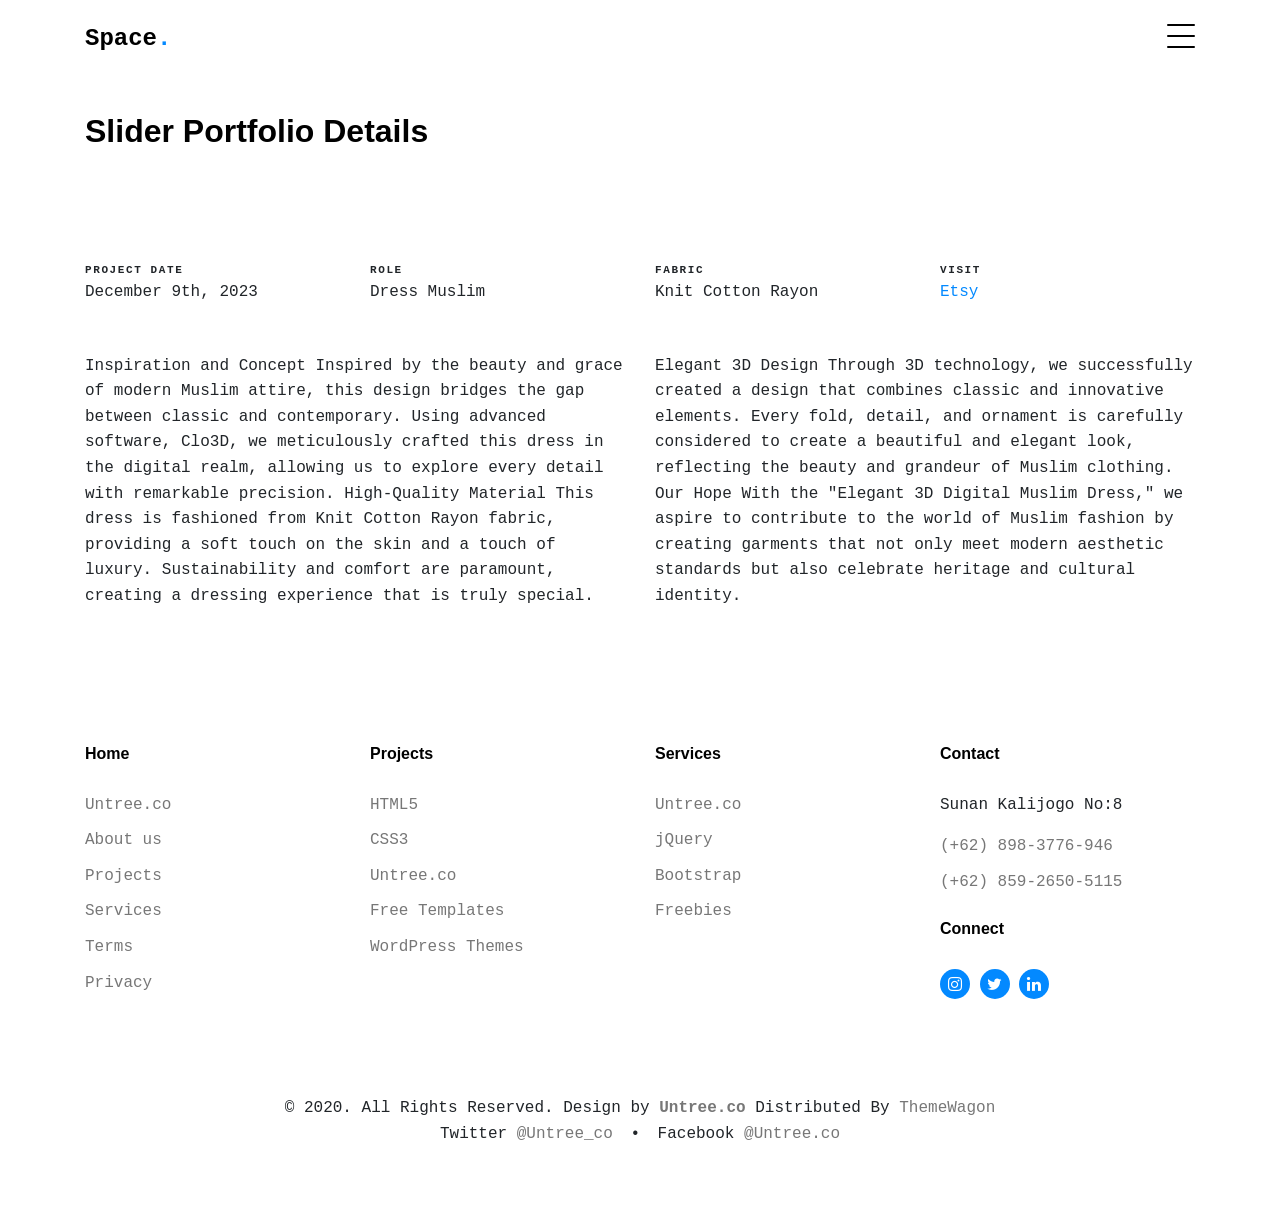
<file: portfolio-single-1.html>
<!-- /*
* Template Name: Minimal
* Template Author: Untree.co
* Author URI: https://untree.co/
* License: https://creativecommons.org/licenses/by/3.0/
*/ -->
<!doctype html>
<html lang="en">

<head>
  <meta charset="utf-8">
  <meta name="viewport" content="width=device-width, initial-scale=1, shrink-to-fit=no">
  <meta name="author" content="Untree.co">
  <link rel="shortcut icon" href="42.ico">

  <meta name="description" content="" />
  <meta name="keywords" content="" />

  <link rel="preconnect" href="https://fonts.googleapis.com">
  <link rel="preconnect" href="https://fonts.gstatic.com" crossorigin>
  <link href="https://fonts.googleapis.com/css2?family=Montserrat:wght@400;700&family=PT+Mono&display=swap" rel="stylesheet" disabled>

  <link rel="stylesheet" href="css/bootstrap.min.css">
  <link rel="stylesheet" href="css/owl.carousel.min.css">
  <link rel="stylesheet" href="css/owl.theme.default.min.css">
  <link rel="stylesheet" href="css/jquery.fancybox.min.css">
  <link rel="stylesheet" href="fonts/icomoon/style.css">
  <link rel="stylesheet" href="fonts/flaticon/font/flaticon.css">
  <link rel="stylesheet" href="css/aos.css">
  <link rel="stylesheet" href="css/style.css">

  <title>Indra Septianto | Portofolio Design</title>
</head>

<body data-spy="scroll" data-target=".site-navbar-target" data-offset="100">


  <div class="site-mobile-menu site-navbar-target">
    <div class="site-mobile-menu-header">
      <div class="site-mobile-menu-close">
        <span class="icofont-close js-menu-toggle"></span>
      </div>
    </div>
    <div class="site-mobile-menu-body"></div>
  </div>
  
  <nav class="site-nav dark mb-5 site-navbar-target">
    <div class="container">
      <div class="site-navigation">
        <a href="index.html" class="logo m-0">Space<span class="text-primary">.</span></a>

        <ul class="js-clone-nav d-none d-lg-inline-none site-menu float-right">
          <li><a href="#home-section" class="nav-link active">Home</a></li>
          <li><a href="#portfolio-section">Portfolio</a></li>

          <li class="has-children">
            <a href="#about-section">About</a>
            <ul class="dropdown">
              <li><a href="elements.html">Elements</a></li>
              <li class="has-children">
                <a href="#">Menu Two</a>
                <ul class="dropdown">
                  <li><a href="#">Sub Menu One</a></li>
                  <li><a href="#">Sub Menu Two</a></li>
                  <li><a href="#">Sub Menu Three</a></li>
                </ul>
              </li>
              <li><a href="#">Menu Three</a></li>
            </ul>
          </li>
          <li><a href="services.html">Services</a></li>
          <li><a href="contact.html">Contact us</a></li>
        </ul>

        <a href="#" class="burger ml-auto float-right site-menu-toggle js-menu-toggle d-inline-block d-lg-inline-block" data-toggle="collapse" data-target="#main-navbar">
          <span></span>
        </a>

      </div>
    </div>
  </nav>



  


  <div class="untree_co-section untree_co-section-4 pb-0"  id="portfolio-section">
    <div class="container">
      <div class="portfolio-single-wrap unslate_co--section" id="portfolio-single-section">

        <div class="portfolio-single-inner">
          <h2 class="heading-portfolio-single-h2 text-black">Slider Portfolio Details</h2>

          <div class="row justify-content-between mb-5">
            <div class="col-12 mb-4">
              <div class="owl-carousel single-slider">
                <figure class="mb-4">
                  <img src="images/11.webp" alt="Image" class="img-fluid">
                </figure>
                <figure class="mb-4">
                  <img src="images/10.webp" alt="Image" class="img-fluid">
                </figure>
              </div>
            </div>
            <div class="col-12 my-5">
              <div class="row">
                <div class="col-sm-6 col-md-6 col-lg-3">
                  <div class="detail-v1">
                    <span class="detail-label">Project Date</span>
                    <span class="detail-val">December 9th, 2023</span>
                  </div>
                </div>
                <div class="col-sm-6 col-md-6 col-lg-3">
                  <div class="detail-v1">
                    <span class="detail-label">Role</span>
                    <span class="detail-val">Dress Muslim</span>
                  </div>
                </div>
                <div class="col-sm-6 col-md-6 col-lg-3">
                  <div class="detail-v1">
                    <span class="detail-label">Fabric</span>
                    <span class="detail-val">Knit Cotton Rayon</span>
                  </div>
                </div>
                <div class="col-sm-6 col-md-6 col-lg-3">
                  <div class="detail-v1">
                    <span class="detail-label">Visit</span>
                    <span class="detail-val"><a href="https://www.etsy.com/listing/1620523931/elegant-3d-digital-muslim-dress-for">Etsy </a></span>
                  </div>
                </div>
              </div>
            </div>
            <div class="col-md-6">
              <p>Inspiration and Concept
                Inspired by the beauty and grace of modern Muslim attire, this design bridges the gap between classic and contemporary. Using advanced software, Clo3D, we meticulously crafted this dress in the digital realm, allowing us to explore every detail with remarkable precision.
                
                High-Quality Material
                This dress is fashioned from Knit Cotton Rayon fabric, providing a soft touch on the skin and a touch of luxury. Sustainability and comfort are paramount, creating a dressing experience that is truly special.</p>
            </div>
            <div class="col-md-6">
              <p>Elegant 3D Design
                Through 3D technology, we successfully created a design that combines classic and innovative elements. Every fold, detail, and ornament is carefully considered to create a beautiful and elegant look, reflecting the beauty and grandeur of Muslim clothing.
                
                Our Hope
                With the "Elegant 3D Digital Muslim Dress," we aspire to contribute to the world of Muslim fashion by creating garments that not only meet modern aesthetic standards but also celebrate heritage and cultural identity.</p>
            </div>
          </div>

        </div>
      </div>
    </div>
  </div>


  <div class="site-footer">
    <div class="container">

      <div class="row">
        <div class="col-lg-3">
          <div class="widget">
            <h3>Home</h3>
            <ul class="list-unstyled float-left links">
              <li><a href="#">Untree.co</a></li>
              <li><a href="#">About us</a></li>
              <li><a href="#">Projects</a></li>
              <li><a href="#">Services</a></li>
              <li><a href="#">Terms</a></li>
              <li><a href="#">Privacy</a></li>
            </ul>
          </div> <!-- /.widget -->
        </div> <!-- /.col-lg-3 -->

        <div class="col-lg-3">
          <div class="widget">
            <h3>Projects</h3>
            <ul class="list-unstyled float-left links">
              <li><a href="#">HTML5</a></li>
              <li><a href="#">CSS3</a></li>
              <li><a href="#">Untree.co</a></li>
              <li><a href="#">Free Templates</a></li>
              <li><a href="#">WordPress Themes</a></li>
            </ul>
          </div> <!-- /.widget -->
        </div> <!-- /.col-lg-3 -->

        <div class="col-lg-3">
          <div class="widget">
            <h3>Services</h3>
            <ul class="list-unstyled float-left links">
              <li><a href="#">Untree.co</a></li>
              <li><a href="#">jQuery</a></li>
              <li><a href="#">Bootstrap</a></li>
              <li><a href="#">Freebies</a></li>
            </ul>
          </div> <!-- /.widget -->
        </div> <!-- /.col-lg-3 -->


        <div class="col-lg-3">
          <div class="widget">
            <h3>Contact</h3>
              <address>Sunan Kalijogo No:8</address>
              <ul class="list-unstyled links mb-4">
                <li><a href="https://api.whatsapp.com/send/?phone=628983776946&text&app_absent=0">(+62) 898-3776-946</a></li>
                <li><a href="https://api.whatsapp.com/send/?phone=6285926505115&text&app_absent=0">(+62) 859-2650-5115</a></li>
              </ul>

            <h3>Connect</h3>
            <ul class="list-unstyled social">
              <li><a href="https://www.instagram.com/iseptianto/"><span class="icon-instagram"></span></a></li>
                <li><a href="https://twitter.com/iseptianto_"><span class="icon-twitter"></span></a></li>
                <li><a href="https://www.linkedin.com/in/indraseptianto/"><span class="icon-linkedin"></span></a></li>
            </ul>

          </div> <!-- /.widget -->
        </div> <!-- /.col-lg-3 -->

      </div> <!-- /.row -->





      <div class="row mt-5">
        <div class="col-12 text-center">
          <p class=" mb-0">&copy; 2020. All Rights Reserved. Design by <a href="https://untree.co/" target="_blank" class=""><strong>Untree.co</strong></a> Distributed By <a href="https://themewagon.com">ThemeWagon</a> </p>
          <p class="">
            <span class="mx-2">Twitter <a href="https://twitter.com/untree_co">@Untree_co</a></span>
            <span>&bullet;</span>
            <span class="mx-2">Facebook <a href="https://web.facebook.com/Untree.co">@Untree.co</a></span>
          </p>

        </div>
      </div>
    </div> <!-- /.container -->
  </div> <!-- /.site-footer -->

  <script src="js/jquery-3.4.1.min.js"></script>
  <script src="js/popper.min.js"></script>
  <script src="js/bootstrap.min.js"></script>
  <script src="js/owl.carousel.min.js"></script>
  <script src="js/jquery.animateNumber.min.js"></script>
  <script src="js/jquery.waypoints.min.js"></script>
  <script src="js/jquery.fancybox.min.js"></script>
  <script src="js/aos.js"></script>
  <script src="js/wave-animate.js"></script>
  <script src="js/circle-progress.js"></script>
  <script src="js/imagesloaded.pkgd.js"></script>
  <script src="js/isotope.pkgd.min.js"></script>
  <script src="js/jquery.easing.1.3.js"></script>
  <script src="js/TweenMax.min.js"></script>
  <script src="js/ScrollMagic.min.js"></script>
  <script src="js/scrollmagic.animation.gsap.min.js"></script>

  <script src="js/custom.js"></script>
  
</body>

</html>
</file>
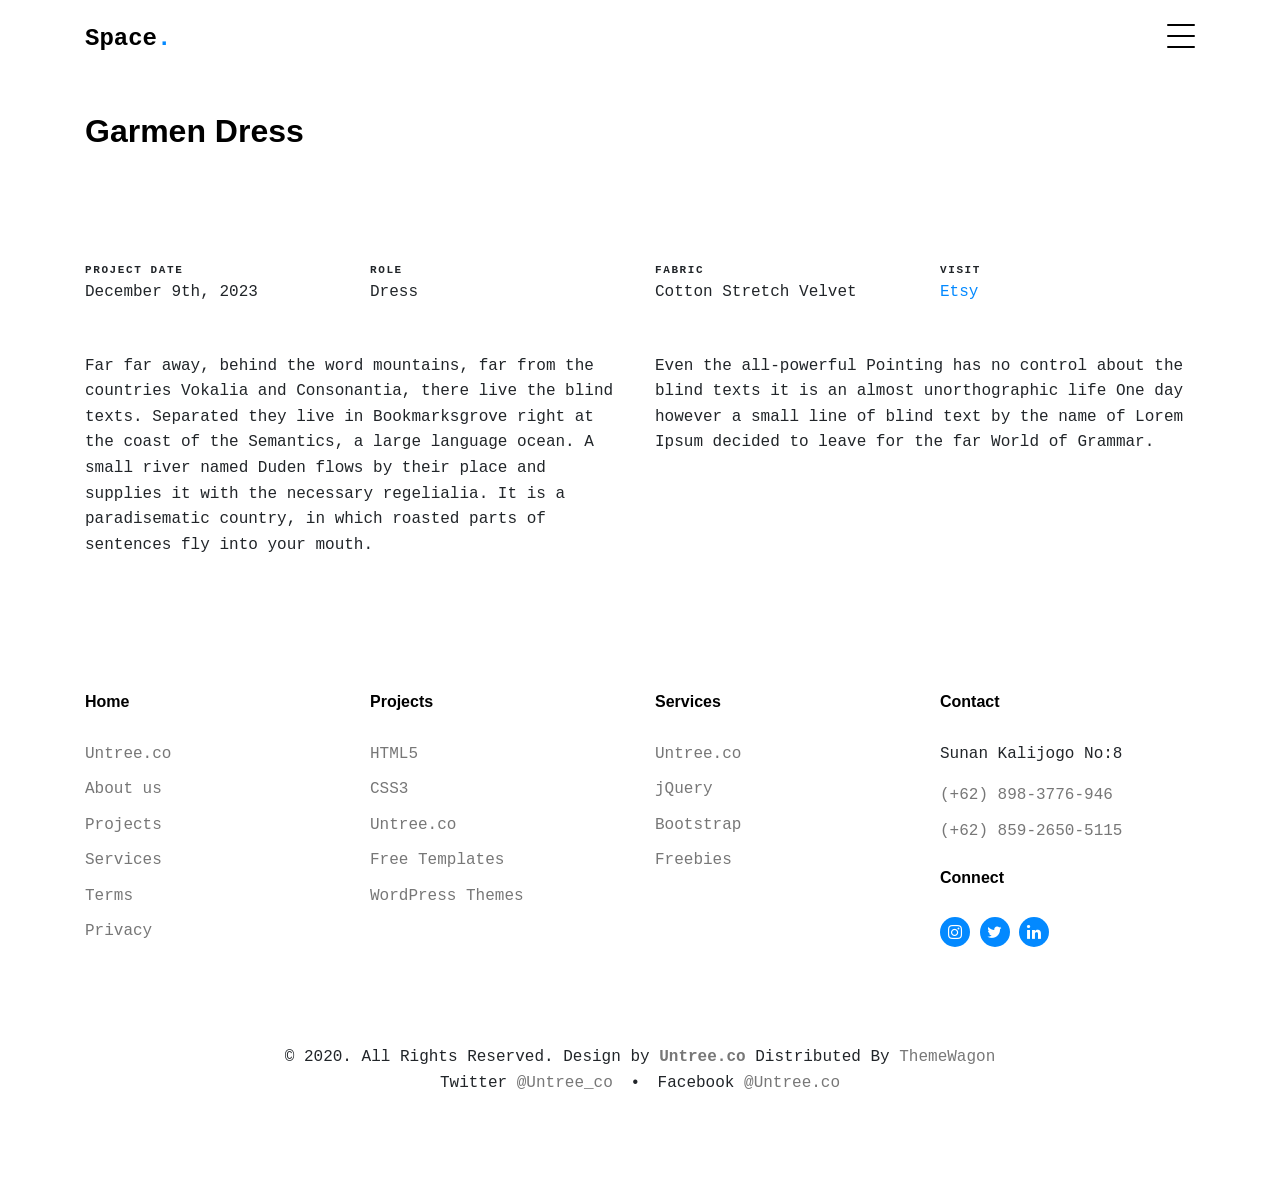
<file: portfolio-single-10.html>
<!-- /*
* Template Name: Minimal
* Template Author: Untree.co
* Author URI: https://untree.co/
* License: https://creativecommons.org/licenses/by/3.0/
*/ -->
<!doctype html>
<html lang="en">

<head>
  <meta charset="utf-8">
  <meta name="viewport" content="width=device-width, initial-scale=1, shrink-to-fit=no">
  <meta name="author" content="Untree.co">
  <link rel="shortcut icon" href="42.ico">

  <meta name="description" content="" />
  <meta name="keywords" content="" />

  <link rel="preconnect" href="https://fonts.googleapis.com">
  <link rel="preconnect" href="https://fonts.gstatic.com" crossorigin>
  <link href="https://fonts.googleapis.com/css2?family=Montserrat:wght@400;700&family=PT+Mono&display=swap" rel="stylesheet" disabled>

  <link rel="stylesheet" href="css/bootstrap.min.css">
  <link rel="stylesheet" href="css/owl.carousel.min.css">
  <link rel="stylesheet" href="css/owl.theme.default.min.css">
  <link rel="stylesheet" href="css/jquery.fancybox.min.css">
  <link rel="stylesheet" href="fonts/icomoon/style.css">
  <link rel="stylesheet" href="fonts/flaticon/font/flaticon.css">
  <link rel="stylesheet" href="css/aos.css">
  <link rel="stylesheet" href="css/style.css">

  <title>Indra Septianto | Portofolio Design</title>
</head>

<body data-spy="scroll" data-target=".site-navbar-target" data-offset="100">


  <div class="site-mobile-menu site-navbar-target">
    <div class="site-mobile-menu-header">
      <div class="site-mobile-menu-close">
        <span class="icofont-close js-menu-toggle"></span>
      </div>
    </div>
    <div class="site-mobile-menu-body"></div>
  </div>
  
  <nav class="site-nav dark mb-5 site-navbar-target">
    <div class="container">
      <div class="site-navigation">
        <a href="index.html" class="logo m-0">Space<span class="text-primary">.</span></a>

        <ul class="js-clone-nav d-none d-lg-inline-none site-menu float-right">
          <li><a href="#home-section" class="nav-link active">Home</a></li>
          <li><a href="#portfolio-section">Portfolio</a></li>

          <li class="has-children">
            <a href="#about-section">About</a>
            <ul class="dropdown">
              <li><a href="elements.html">Elements</a></li>
              <li class="has-children">
                <a href="#">Menu Two</a>
                <ul class="dropdown">
                  <li><a href="#">Sub Menu One</a></li>
                  <li><a href="#">Sub Menu Two</a></li>
                  <li><a href="#">Sub Menu Three</a></li>
                </ul>
              </li>
              <li><a href="#">Menu Three</a></li>
            </ul>
          </li>
          <li><a href="services.html">Services</a></li>
          <li><a href="contact.html">Contact us</a></li>
        </ul>

        <a href="#" class="burger ml-auto float-right site-menu-toggle js-menu-toggle d-inline-block d-lg-inline-block" data-toggle="collapse" data-target="#main-navbar">
          <span></span>
        </a>

      </div>
    </div>
  </nav>



  


  <div class="untree_co-section untree_co-section-4 pb-0"  id="portfolio-section">
    <div class="container">
      <div class="portfolio-single-wrap unslate_co--section" id="portfolio-single-section">

        <div class="portfolio-single-inner">
          <h2 class="heading-portfolio-single-h2 text-black">Garmen Dress </h2>

          <div class="row justify-content-between mb-5">
            <div class="col-12 mb-4">
              <div class="owl-carousel single-slider">
                <figure class="mb-4">
                  <img src="images/34.webp" alt="Image" class="img-fluid">
                </figure>
                <figure class="mb-4">
                  <img src="images/34.webp" alt="Image" class="img-fluid">
                </figure>
              </div>
            </div>
            <div class="col-12 my-5">
              <div class="row">
                <div class="col-sm-6 col-md-6 col-lg-3">
                  <div class="detail-v1">
                    <span class="detail-label">Project Date</span>
                    <span class="detail-val">December 9th, 2023</span>
                  </div>
                </div>
                <div class="col-sm-6 col-md-6 col-lg-3">
                  <div class="detail-v1">
                    <span class="detail-label">Role</span>
                    <span class="detail-val">Dress</span>
                  </div>
                </div>
                <div class="col-sm-6 col-md-6 col-lg-3">
                  <div class="detail-v1">
                    <span class="detail-label">Fabric</span>
                    <span class="detail-val">Cotton Stretch Velvet</span>
                  </div>
                </div>
                <div class="col-sm-6 col-md-6 col-lg-3">
                  <div class="detail-v1">
                    <span class="detail-label">Visit</span>
                    <span class="detail-val"><a href="https://www.etsy.com/listing/1606414580/3d-digital-garmen-dress-zprj-clo3d">Etsy</a></span>
                  </div>
                </div>
              </div>
            </div>
            <div class="col-md-6">
              <p>Far far away, behind the word mountains, far from the countries Vokalia and Consonantia, there live the blind texts. Separated they live in Bookmarksgrove right at the coast of the Semantics, a large language ocean. A small river named Duden flows by their place and supplies it with the necessary regelialia. It is a paradisematic country, in which roasted parts of sentences fly into your mouth.</p>
            </div>
            <div class="col-md-6">
              <p>Even the all-powerful Pointing has no control about the blind texts it is an almost unorthographic life One day however a small line of blind text by the name of Lorem Ipsum decided to leave for the far World of Grammar.</p>
            </div>
          </div>

        </div>
      </div>
    </div>
  </div>


  <div class="site-footer">
    <div class="container">

      <div class="row">
        <div class="col-lg-3">
          <div class="widget">
            <h3>Home</h3>
            <ul class="list-unstyled float-left links">
              <li><a href="#">Untree.co</a></li>
              <li><a href="#">About us</a></li>
              <li><a href="#">Projects</a></li>
              <li><a href="#">Services</a></li>
              <li><a href="#">Terms</a></li>
              <li><a href="#">Privacy</a></li>
            </ul>
          </div> <!-- /.widget -->
        </div> <!-- /.col-lg-3 -->

        <div class="col-lg-3">
          <div class="widget">
            <h3>Projects</h3>
            <ul class="list-unstyled float-left links">
              <li><a href="#">HTML5</a></li>
              <li><a href="#">CSS3</a></li>
              <li><a href="#">Untree.co</a></li>
              <li><a href="#">Free Templates</a></li>
              <li><a href="#">WordPress Themes</a></li>
            </ul>
          </div> <!-- /.widget -->
        </div> <!-- /.col-lg-3 -->

        <div class="col-lg-3">
          <div class="widget">
            <h3>Services</h3>
            <ul class="list-unstyled float-left links">
              <li><a href="#">Untree.co</a></li>
              <li><a href="#">jQuery</a></li>
              <li><a href="#">Bootstrap</a></li>
              <li><a href="#">Freebies</a></li>
            </ul>
          </div> <!-- /.widget -->
        </div> <!-- /.col-lg-3 -->


        <div class="col-lg-3">
          <div class="widget">
            <h3>Contact</h3>
              <address>Sunan Kalijogo No:8</address>
              <ul class="list-unstyled links mb-4">
                <li><a href="https://api.whatsapp.com/send/?phone=628983776946&text&app_absent=0">(+62) 898-3776-946</a></li>
                <li><a href="https://api.whatsapp.com/send/?phone=6285926505115&text&app_absent=0">(+62) 859-2650-5115</a></li>
              </ul>

            <h3>Connect</h3>
            <ul class="list-unstyled social">
              <li><a href="https://www.instagram.com/iseptianto/"><span class="icon-instagram"></span></a></li>
                <li><a href="https://twitter.com/iseptianto_"><span class="icon-twitter"></span></a></li>
                <li><a href="https://www.linkedin.com/in/indraseptianto/"><span class="icon-linkedin"></span></a></li>
            </ul>

          </div> <!-- /.widget -->
        </div> <!-- /.col-lg-3 -->

      </div> <!-- /.row -->





      <div class="row mt-5">
        <div class="col-12 text-center">
          <p class=" mb-0">&copy; 2020. All Rights Reserved. Design by <a href="https://untree.co/" target="_blank" class=""><strong>Untree.co</strong></a> Distributed By <a href="https://themewagon.com">ThemeWagon</a> </p>
          <p class="">
            <span class="mx-2">Twitter <a href="https://twitter.com/untree_co">@Untree_co</a></span>
            <span>&bullet;</span>
            <span class="mx-2">Facebook <a href="https://web.facebook.com/Untree.co">@Untree.co</a></span>
          </p>

        </div>
      </div>
    </div> <!-- /.container -->
  </div> <!-- /.site-footer -->

  <script src="js/jquery-3.4.1.min.js"></script>
  <script src="js/popper.min.js"></script>
  <script src="js/bootstrap.min.js"></script>
  <script src="js/owl.carousel.min.js"></script>
  <script src="js/jquery.animateNumber.min.js"></script>
  <script src="js/jquery.waypoints.min.js"></script>
  <script src="js/jquery.fancybox.min.js"></script>
  <script src="js/aos.js"></script>
  <script src="js/wave-animate.js"></script>
  <script src="js/circle-progress.js"></script>
  <script src="js/imagesloaded.pkgd.js"></script>
  <script src="js/isotope.pkgd.min.js"></script>
  <script src="js/jquery.easing.1.3.js"></script>
  <script src="js/TweenMax.min.js"></script>
  <script src="js/ScrollMagic.min.js"></script>
  <script src="js/scrollmagic.animation.gsap.min.js"></script>

  <script src="js/custom.js"></script>
  
</body>

</html>
</file>
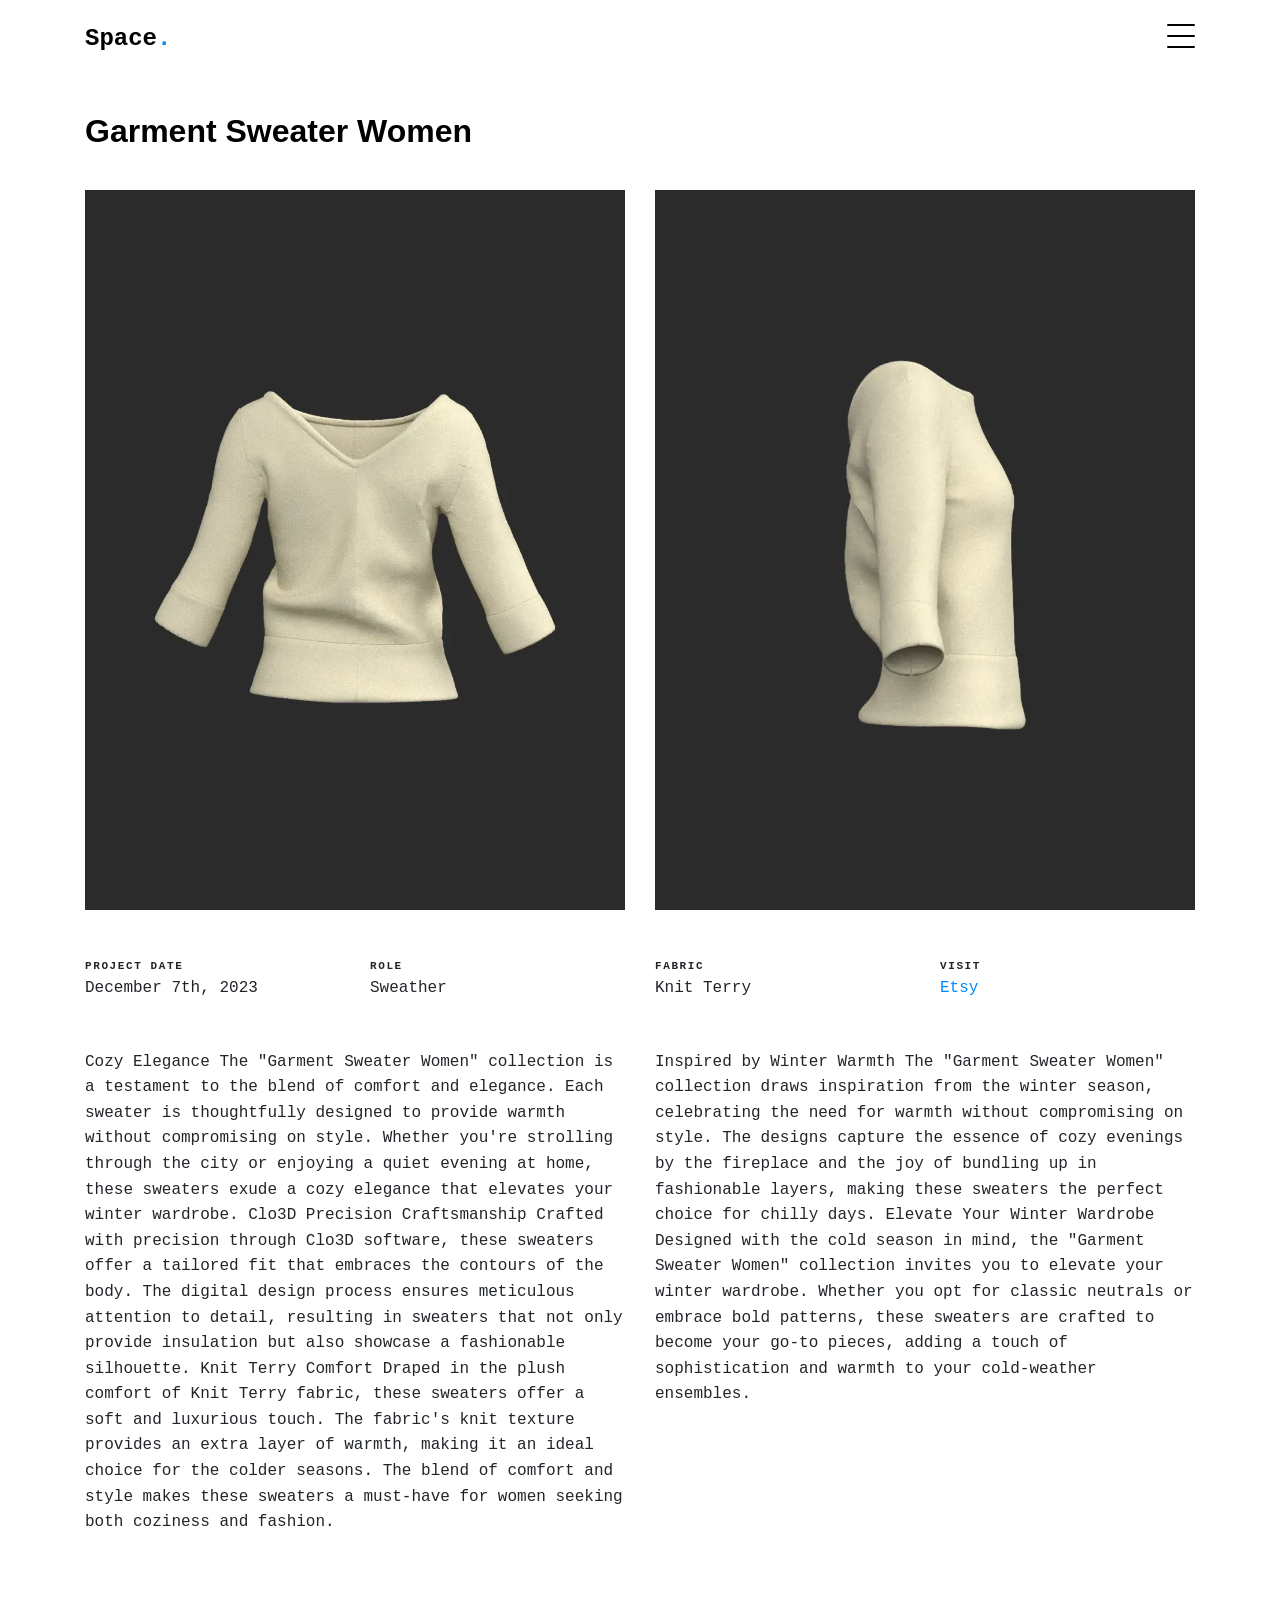
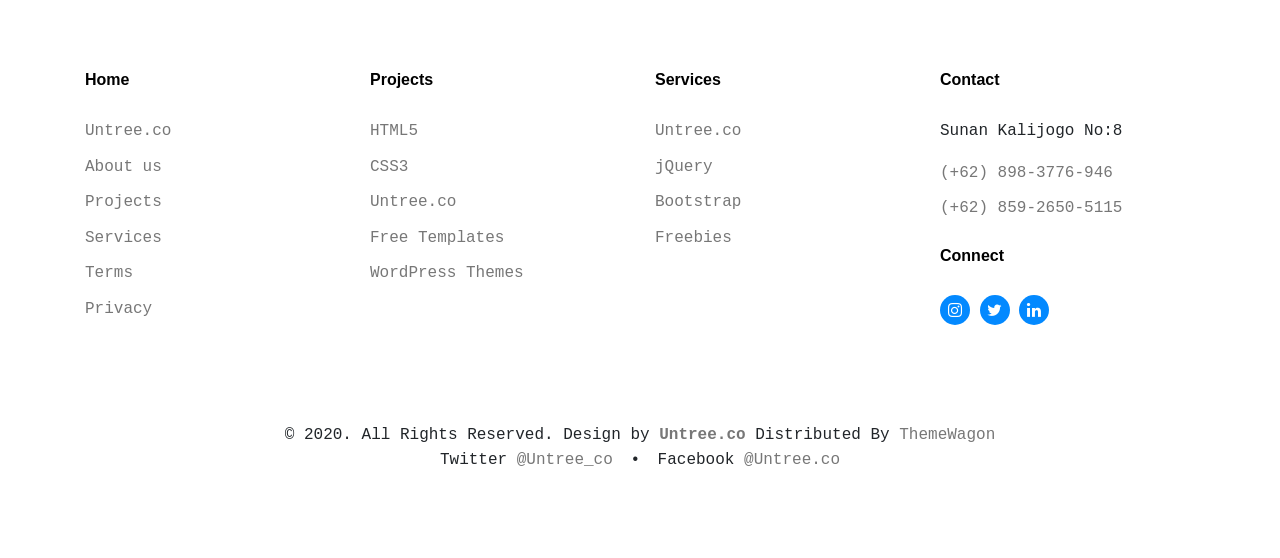
<file: portfolio-single-11.html>
<!-- /*
* Template Name: Minimal
* Template Author: Untree.co
* Author URI: https://untree.co/
* License: https://creativecommons.org/licenses/by/3.0/
*/ -->
<!doctype html>
<html lang="en">

<head>
  <meta charset="utf-8">
  <meta name="viewport" content="width=device-width, initial-scale=1, shrink-to-fit=no">
  <meta name="author" content="Untree.co">
  <link rel="shortcut icon" href="42.ico">

  <meta name="description" content="" />
  <meta name="keywords" content="" />

  <link rel="preconnect" href="https://fonts.googleapis.com">
  <link rel="preconnect" href="https://fonts.gstatic.com" crossorigin>
  <link href="https://fonts.googleapis.com/css2?family=Montserrat:wght@400;700&family=PT+Mono&display=swap" rel="stylesheet" disabled>

  <link rel="stylesheet" href="css/bootstrap.min.css">
  <link rel="stylesheet" href="css/owl.carousel.min.css">
  <link rel="stylesheet" href="css/owl.theme.default.min.css">
  <link rel="stylesheet" href="css/jquery.fancybox.min.css">
  <link rel="stylesheet" href="fonts/icomoon/style.css">
  <link rel="stylesheet" href="fonts/flaticon/font/flaticon.css">
  <link rel="stylesheet" href="css/aos.css">
  <link rel="stylesheet" href="css/style.css">

  <title>Indra Septianto | Portofolio Design</title>
</head>

<body data-spy="scroll" data-target=".site-navbar-target" data-offset="100">


  <div class="site-mobile-menu site-navbar-target">
    <div class="site-mobile-menu-header">
      <div class="site-mobile-menu-close">
        <span class="icofont-close js-menu-toggle"></span>
      </div>
    </div>
    <div class="site-mobile-menu-body"></div>
  </div>
  
  <nav class="site-nav dark mb-5 site-navbar-target">
    <div class="container">
      <div class="site-navigation">
        <a href="index.html" class="logo m-0">Space<span class="text-primary">.</span></a>

        <ul class="js-clone-nav d-none d-lg-inline-none site-menu float-right">
          <li><a href="#home-section" class="nav-link active">Home</a></li>
          <li><a href="#portfolio-section">Portfolio</a></li>

          <li class="has-children">
            <a href="#about-section">About</a>
            <ul class="dropdown">
              <li><a href="elements.html">Elements</a></li>
              <li class="has-children">
                <a href="#">Menu Two</a>
                <ul class="dropdown">
                  <li><a href="#">Sub Menu One</a></li>
                  <li><a href="#">Sub Menu Two</a></li>
                  <li><a href="#">Sub Menu Three</a></li>
                </ul>
              </li>
              <li><a href="#">Menu Three</a></li>
            </ul>
          </li>
          <li><a href="services.html">Services</a></li>
          <li><a href="contact.html">Contact us</a></li>
        </ul>

        <a href="#" class="burger ml-auto float-right site-menu-toggle js-menu-toggle d-inline-block d-lg-inline-block" data-toggle="collapse" data-target="#main-navbar">
          <span></span>
        </a>

      </div>
    </div>
  </nav>



  


  <div class="untree_co-section untree_co-section-4 pb-0"  id="portfolio-section">
    <div class="container">
      <div class="portfolio-single-wrap unslate_co--section" id="portfolio-single-section">

        <div class="portfolio-single-inner">
          <h2 class="heading-portfolio-single-h2 text-black">Garment Sweater Women</h2>

          <div class="row justify-content-between mb-5">

            <div class="col-lg-12 mb-5 mb-lg-0">
              <div class="row">
                <div class="col-lg-6">
                  <img src="images/36.webp" alt="Image" class="img-fluid">    
                </div>
                <div class="col-lg-6">
                  <img src="images/37.webp" alt="Image" class="img-fluid">
                </div>
              </div>
              
            </div>

            <div class="col-12 my-5">
              <div class="row">
                <div class="col-sm-6 col-md-6 col-lg-3">
                  <div class="detail-v1">
                    <span class="detail-label">Project Date</span>
                    <span class="detail-val">December 7th, 2023</span>
                  </div>
                </div>
                <div class="col-sm-6 col-md-6 col-lg-3">
                  <div class="detail-v1">
                    <span class="detail-label">Role</span>
                    <span class="detail-val">Sweather</span>
                  </div>
                </div>
                <div class="col-sm-6 col-md-6 col-lg-3">
                  <div class="detail-v1">
                    <span class="detail-label">Fabric</span>
                    <span class="detail-val">Knit Terry</span>
                  </div>
                </div>
                <div class="col-sm-6 col-md-6 col-lg-3">
                  <div class="detail-v1">
                    <span class="detail-label">Visit</span>
                    <span class="detail-val"><a href="https://www.etsy.com/listing/1620513493/3d-digital-garment-sweater-women-zprj">Etsy</a></span>
                  </div>
                </div>
              </div>
            </div>
            <div class="col-md-6">
              <p>Cozy Elegance
                The "Garment Sweater Women" collection is a testament to the blend of comfort and elegance. Each sweater is thoughtfully designed to provide warmth without compromising on style. Whether you're strolling through the city or enjoying a quiet evening at home, these sweaters exude a cozy elegance that elevates your winter wardrobe.
                
              Clo3D Precision Craftsmanship
                Crafted with precision through Clo3D software, these sweaters offer a tailored fit that embraces the contours of the body. The digital design process ensures meticulous attention to detail, resulting in sweaters that not only provide insulation but also showcase a fashionable silhouette.
                
                Knit Terry Comfort
                Draped in the plush comfort of Knit Terry fabric, these sweaters offer a soft and luxurious touch. The fabric's knit texture provides an extra layer of warmth, making it an ideal choice for the colder seasons. The blend of comfort and style makes these sweaters a must-have for women seeking both coziness and fashion.</p>
            </div>
            <div class="col-md-6">
              <p>Inspired by Winter Warmth
                The "Garment Sweater Women" collection draws inspiration from the winter season, celebrating the need for warmth without compromising on style. The designs capture the essence of cozy evenings by the fireplace and the joy of bundling up in fashionable layers, making these sweaters the perfect choice for chilly days.
                
               Elevate Your Winter Wardrobe
                Designed with the cold season in mind, the "Garment Sweater Women" collection invites you to elevate your winter wardrobe. Whether you opt for classic neutrals or embrace bold patterns, these sweaters are crafted to become your go-to pieces, adding a touch of sophistication and warmth to your cold-weather ensembles.</p>
            </div>
          </div>

        </div>
      </div>
    </div>
  </div>

  <div class="site-footer">
    <div class="container">

      <div class="row">
        <div class="col-lg-3">
          <div class="widget">
            <h3>Home</h3>
            <ul class="list-unstyled float-left links">
              <li><a href="#">Untree.co</a></li>
              <li><a href="#">About us</a></li>
              <li><a href="#">Projects</a></li>
              <li><a href="#">Services</a></li>
              <li><a href="#">Terms</a></li>
              <li><a href="#">Privacy</a></li>
            </ul>
          </div> <!-- /.widget -->
        </div> <!-- /.col-lg-3 -->

        <div class="col-lg-3">
          <div class="widget">
            <h3>Projects</h3>
            <ul class="list-unstyled float-left links">
              <li><a href="#">HTML5</a></li>
              <li><a href="#">CSS3</a></li>
              <li><a href="#">Untree.co</a></li>
              <li><a href="#">Free Templates</a></li>
              <li><a href="#">WordPress Themes</a></li>
            </ul>
          </div> <!-- /.widget -->
        </div> <!-- /.col-lg-3 -->

        <div class="col-lg-3">
          <div class="widget">
            <h3>Services</h3>
            <ul class="list-unstyled float-left links">
              <li><a href="#">Untree.co</a></li>
              <li><a href="#">jQuery</a></li>
              <li><a href="#">Bootstrap</a></li>
              <li><a href="#">Freebies</a></li>
            </ul>
          </div> <!-- /.widget -->
        </div> <!-- /.col-lg-3 -->


        <div class="col-lg-3">
          <div class="widget">
            <h3>Contact</h3>
              <address>Sunan Kalijogo No:8</address>
              <ul class="list-unstyled links mb-4">
                <li><a href="https://api.whatsapp.com/send/?phone=628983776946&text&app_absent=0">(+62) 898-3776-946</a></li>
                <li><a href="https://api.whatsapp.com/send/?phone=6285926505115&text&app_absent=0">(+62) 859-2650-5115</a></li>
              </ul>

            <h3>Connect</h3>
            <ul class="list-unstyled social">
              <li><a href="https://www.instagram.com/iseptianto/"><span class="icon-instagram"></span></a></li>
                <li><a href="https://twitter.com/iseptianto_"><span class="icon-twitter"></span></a></li>
                <li><a href="https://www.linkedin.com/in/indraseptianto/"><span class="icon-linkedin"></span></a></li>
            </ul>

          </div> <!-- /.widget -->
        </div> <!-- /.col-lg-3 -->

      </div> <!-- /.row -->





      <div class="row mt-5">
        <div class="col-12 text-center">
          <p class=" mb-0">&copy; 2020. All Rights Reserved. Design by <a href="https://untree.co/" target="_blank" class=""><strong>Untree.co</strong></a> Distributed By <a href="https://themewagon.com">ThemeWagon</a> </p>
          <p class="">
            <span class="mx-2">Twitter <a href="https://twitter.com/untree_co">@Untree_co</a></span>
            <span>&bullet;</span>
            <span class="mx-2">Facebook <a href="https://web.facebook.com/Untree.co">@Untree.co</a></span>
          </p>

        </div>
      </div>
    </div> <!-- /.container -->
  </div> <!-- /.site-footer -->


  <script src="js/jquery-3.4.1.min.js"></script>
  <script src="js/popper.min.js"></script>
  <script src="js/bootstrap.min.js"></script>
  <script src="js/owl.carousel.min.js"></script>
  <script src="js/jquery.animateNumber.min.js"></script>
  <script src="js/jquery.waypoints.min.js"></script>
  <script src="js/jquery.fancybox.min.js"></script>
  <script src="js/aos.js"></script>
  <script src="js/wave-animate.js"></script>
  <script src="js/circle-progress.js"></script>
  <script src="js/imagesloaded.pkgd.js"></script>
  <script src="js/isotope.pkgd.min.js"></script>
  <script src="js/jquery.easing.1.3.js"></script>
  <script src="js/TweenMax.min.js"></script>
  <script src="js/ScrollMagic.min.js"></script>
  <script src="js/scrollmagic.animation.gsap.min.js"></script>

  <script src="js/custom.js"></script>
  
</body>

</html>
</file>
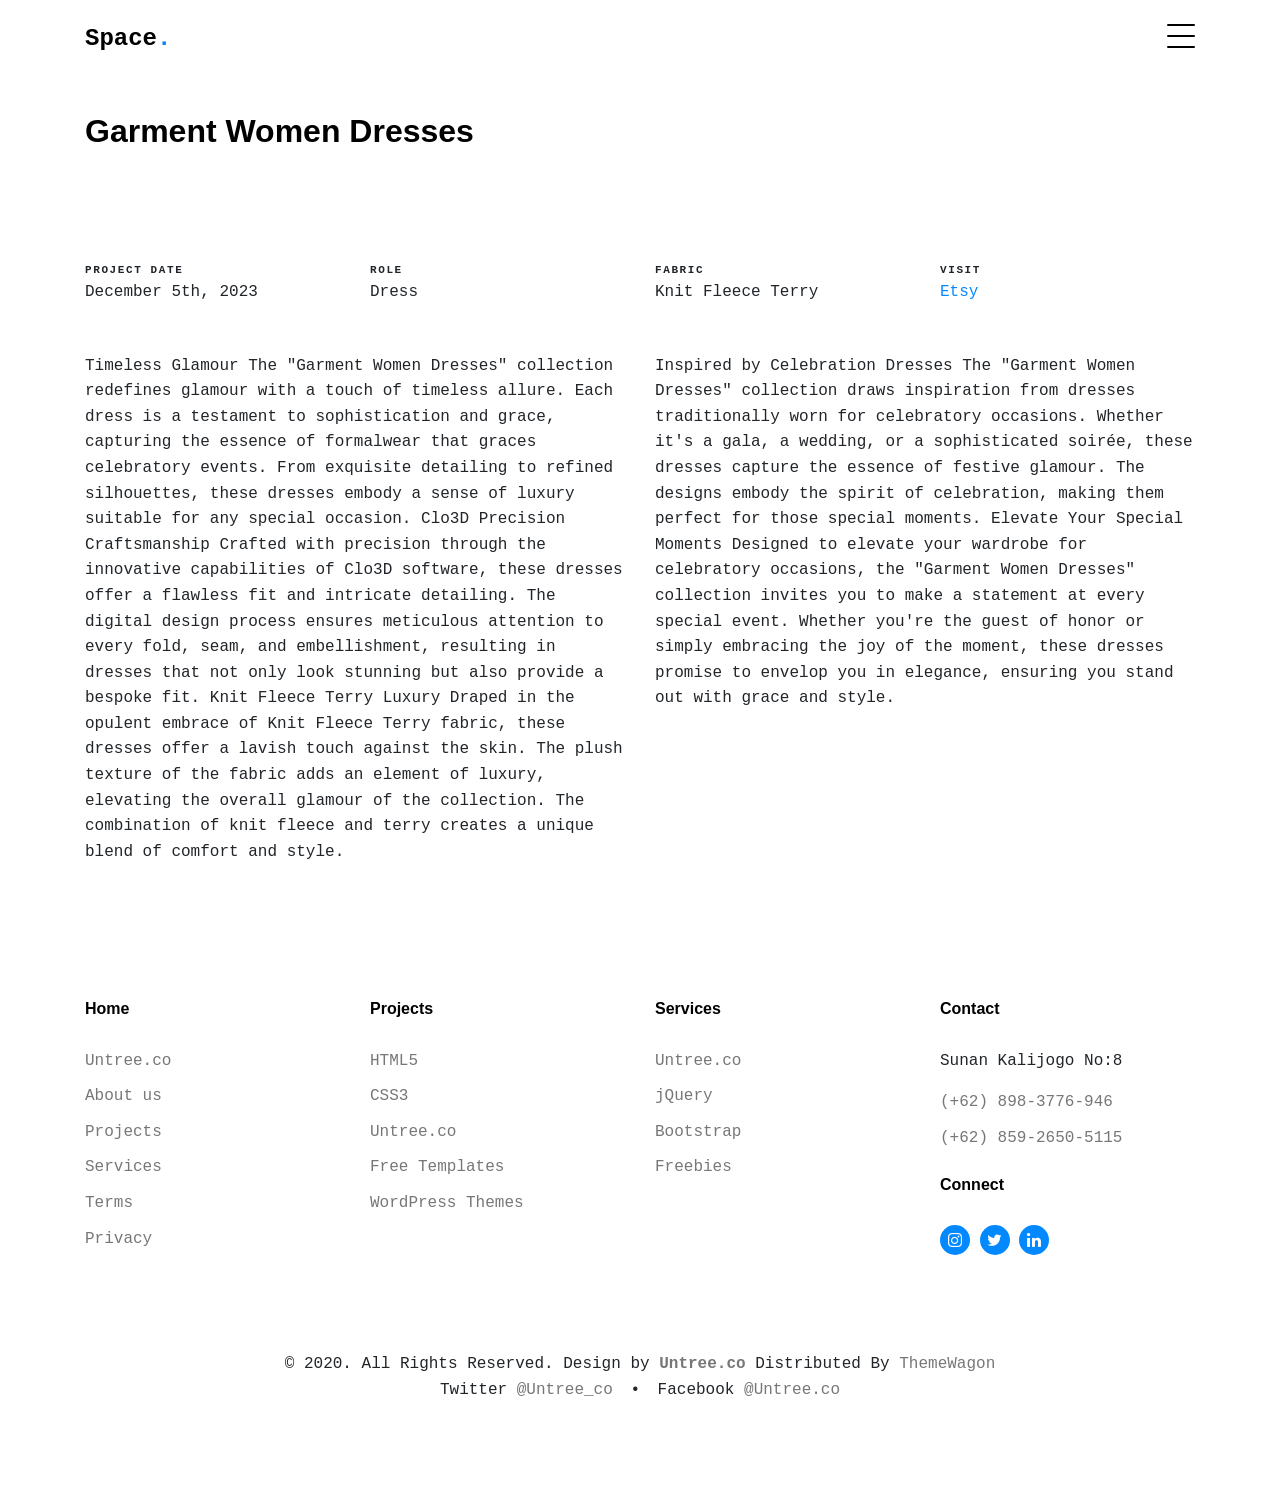
<file: portfolio-single-12.html>
<!-- /*
* Template Name: Minimal
* Template Author: Untree.co
* Author URI: https://untree.co/
* License: https://creativecommons.org/licenses/by/3.0/
*/ -->
<!doctype html>
<html lang="en">

<head>
  <meta charset="utf-8">
  <meta name="viewport" content="width=device-width, initial-scale=1, shrink-to-fit=no">
  <meta name="author" content="Untree.co">
  <link rel="shortcut icon" href="42.ico">

  <meta name="description" content="" />
  <meta name="keywords" content="" />

  <link rel="preconnect" href="https://fonts.googleapis.com">
  <link rel="preconnect" href="https://fonts.gstatic.com" crossorigin>
  <link href="https://fonts.googleapis.com/css2?family=Montserrat:wght@400;700&family=PT+Mono&display=swap" rel="stylesheet" disabled>

  <link rel="stylesheet" href="css/bootstrap.min.css">
  <link rel="stylesheet" href="css/owl.carousel.min.css">
  <link rel="stylesheet" href="css/owl.theme.default.min.css">
  <link rel="stylesheet" href="css/jquery.fancybox.min.css">
  <link rel="stylesheet" href="fonts/icomoon/style.css">
  <link rel="stylesheet" href="fonts/flaticon/font/flaticon.css">
  <link rel="stylesheet" href="css/aos.css">
  <link rel="stylesheet" href="css/style.css">

  <title>Indra Septianto | Portofolio Design</title>
</head>

<body data-spy="scroll" data-target=".site-navbar-target" data-offset="100">


  <div class="site-mobile-menu site-navbar-target">
    <div class="site-mobile-menu-header">
      <div class="site-mobile-menu-close">
        <span class="icofont-close js-menu-toggle"></span>
      </div>
    </div>
    <div class="site-mobile-menu-body"></div>
  </div>
  
  <nav class="site-nav dark mb-5 site-navbar-target">
    <div class="container">
      <div class="site-navigation">
        <a href="index.html" class="logo m-0">Space<span class="text-primary">.</span></a>

        <ul class="js-clone-nav d-none d-lg-inline-none site-menu float-right">
          <li><a href="#home-section" class="nav-link active">Home</a></li>
          <li><a href="#portfolio-section">Portfolio</a></li>

          <li class="has-children">
            <a href="#about-section">About</a>
            <ul class="dropdown">
              <li><a href="elements.html">Elements</a></li>
              <li class="has-children">
                <a href="#">Menu Two</a>
                <ul class="dropdown">
                  <li><a href="#">Sub Menu One</a></li>
                  <li><a href="#">Sub Menu Two</a></li>
                  <li><a href="#">Sub Menu Three</a></li>
                </ul>
              </li>
              <li><a href="#">Menu Three</a></li>
            </ul>
          </li>
          <li><a href="services.html">Services</a></li>
          <li><a href="contact.html">Contact us</a></li>
        </ul>

        <a href="#" class="burger ml-auto float-right site-menu-toggle js-menu-toggle d-inline-block d-lg-inline-block" data-toggle="collapse" data-target="#main-navbar">
          <span></span>
        </a>

      </div>
    </div>
  </nav>



  


  <div class="untree_co-section untree_co-section-4 pb-0"  id="portfolio-section">
    <div class="container">
      <div class="portfolio-single-wrap unslate_co--section" id="portfolio-single-section">

        <div class="portfolio-single-inner">
          <h2 class="heading-portfolio-single-h2 text-black">Garment Women Dresses </h2>

          <div class="row justify-content-between mb-5">
            <div class="col-12 mb-4">
              <div class="owl-carousel single-slider">
                <figure class="mb-4">
                  <img src="images/38.webp" alt="Image" class="img-fluid">
                </figure>
                <figure class="mb-4">
                  <img src="images/38.webp" alt="Image" class="img-fluid">
                </figure>
              </div>
            </div>
            <div class="col-12 my-5">
              <div class="row">
                <div class="col-sm-6 col-md-6 col-lg-3">
                  <div class="detail-v1">
                    <span class="detail-label">Project Date</span>
                    <span class="detail-val">December 5th, 2023</span>
                  </div>
                </div>
                <div class="col-sm-6 col-md-6 col-lg-3">
                  <div class="detail-v1">
                    <span class="detail-label">Role</span>
                    <span class="detail-val">Dress</span>
                  </div>
                </div>
                <div class="col-sm-6 col-md-6 col-lg-3">
                  <div class="detail-v1">
                    <span class="detail-label">Fabric</span>
                    <span class="detail-val">Knit Fleece Terry</span>
                  </div>
                </div>
                <div class="col-sm-6 col-md-6 col-lg-3">
                  <div class="detail-v1">
                    <span class="detail-label">Visit</span>
                    <span class="detail-val"><a href="https://www.etsy.com/listing/1606416190/3d-digital-garment-women-dresses-zprj">Etsy</a></span>
                  </div>
                </div>
              </div>
            </div>
            <div class="col-md-6">
              <p>Timeless Glamour
                The "Garment Women Dresses" collection redefines glamour with a touch of timeless allure. Each dress is a testament to sophistication and grace, capturing the essence of formalwear that graces celebratory events. From exquisite detailing to refined silhouettes, these dresses embody a sense of luxury suitable for any special occasion.
                
                Clo3D Precision Craftsmanship
                Crafted with precision through the innovative capabilities of Clo3D software, these dresses offer a flawless fit and intricate detailing. The digital design process ensures meticulous attention to every fold, seam, and embellishment, resulting in dresses that not only look stunning but also provide a bespoke fit.
                
                Knit Fleece Terry Luxury
                Draped in the opulent embrace of Knit Fleece Terry fabric, these dresses offer a lavish touch against the skin. The plush texture of the fabric adds an element of luxury, elevating the overall glamour of the collection. The combination of knit fleece and terry creates a unique blend of comfort and style.</p>
            </div>
            <div class="col-md-6">
              <p>Inspired by Celebration Dresses
                The "Garment Women Dresses" collection draws inspiration from dresses traditionally worn for celebratory occasions. Whether it's a gala, a wedding, or a sophisticated soirée, these dresses capture the essence of festive glamour. The designs embody the spirit of celebration, making them perfect for those special moments.
                
               Elevate Your Special Moments
                Designed to elevate your wardrobe for celebratory occasions, the "Garment Women Dresses" collection invites you to make a statement at every special event. Whether you're the guest of honor or simply embracing the joy of the moment, these dresses promise to envelop you in elegance, ensuring you stand out with grace and style.</p>
            </div>
          </div>

        </div>
      </div>
    </div>
  </div>


  <div class="site-footer">
    <div class="container">

      <div class="row">
        <div class="col-lg-3">
          <div class="widget">
            <h3>Home</h3>
            <ul class="list-unstyled float-left links">
              <li><a href="#">Untree.co</a></li>
              <li><a href="#">About us</a></li>
              <li><a href="#">Projects</a></li>
              <li><a href="#">Services</a></li>
              <li><a href="#">Terms</a></li>
              <li><a href="#">Privacy</a></li>
            </ul>
          </div> <!-- /.widget -->
        </div> <!-- /.col-lg-3 -->

        <div class="col-lg-3">
          <div class="widget">
            <h3>Projects</h3>
            <ul class="list-unstyled float-left links">
              <li><a href="#">HTML5</a></li>
              <li><a href="#">CSS3</a></li>
              <li><a href="#">Untree.co</a></li>
              <li><a href="#">Free Templates</a></li>
              <li><a href="#">WordPress Themes</a></li>
            </ul>
          </div> <!-- /.widget -->
        </div> <!-- /.col-lg-3 -->

        <div class="col-lg-3">
          <div class="widget">
            <h3>Services</h3>
            <ul class="list-unstyled float-left links">
              <li><a href="#">Untree.co</a></li>
              <li><a href="#">jQuery</a></li>
              <li><a href="#">Bootstrap</a></li>
              <li><a href="#">Freebies</a></li>
            </ul>
          </div> <!-- /.widget -->
        </div> <!-- /.col-lg-3 -->


        <div class="col-lg-3">
          <div class="widget">
            <h3>Contact</h3>
              <address>Sunan Kalijogo No:8</address>
              <ul class="list-unstyled links mb-4">
                <li><a href="https://api.whatsapp.com/send/?phone=628983776946&text&app_absent=0">(+62) 898-3776-946</a></li>
                <li><a href="https://api.whatsapp.com/send/?phone=6285926505115&text&app_absent=0">(+62) 859-2650-5115</a></li>
              </ul>

            <h3>Connect</h3>
            <ul class="list-unstyled social">
              <li><a href="https://www.instagram.com/iseptianto/"><span class="icon-instagram"></span></a></li>
                <li><a href="https://twitter.com/iseptianto_"><span class="icon-twitter"></span></a></li>
                <li><a href="https://www.linkedin.com/in/indraseptianto/"><span class="icon-linkedin"></span></a></li>
            </ul>

          </div> <!-- /.widget -->
        </div> <!-- /.col-lg-3 -->

      </div> <!-- /.row -->





      <div class="row mt-5">
        <div class="col-12 text-center">
          <p class=" mb-0">&copy; 2020. All Rights Reserved. Design by <a href="https://untree.co/" target="_blank" class=""><strong>Untree.co</strong></a> Distributed By <a href="https://themewagon.com">ThemeWagon</a> </p>
          <p class="">
            <span class="mx-2">Twitter <a href="https://twitter.com/untree_co">@Untree_co</a></span>
            <span>&bullet;</span>
            <span class="mx-2">Facebook <a href="https://web.facebook.com/Untree.co">@Untree.co</a></span>
          </p>

        </div>
      </div>
    </div> <!-- /.container -->
  </div> <!-- /.site-footer -->

  <script src="js/jquery-3.4.1.min.js"></script>
  <script src="js/popper.min.js"></script>
  <script src="js/bootstrap.min.js"></script>
  <script src="js/owl.carousel.min.js"></script>
  <script src="js/jquery.animateNumber.min.js"></script>
  <script src="js/jquery.waypoints.min.js"></script>
  <script src="js/jquery.fancybox.min.js"></script>
  <script src="js/aos.js"></script>
  <script src="js/wave-animate.js"></script>
  <script src="js/circle-progress.js"></script>
  <script src="js/imagesloaded.pkgd.js"></script>
  <script src="js/isotope.pkgd.min.js"></script>
  <script src="js/jquery.easing.1.3.js"></script>
  <script src="js/TweenMax.min.js"></script>
  <script src="js/ScrollMagic.min.js"></script>
  <script src="js/scrollmagic.animation.gsap.min.js"></script>

  <script src="js/custom.js"></script>
  
</body>

</html>
</file>
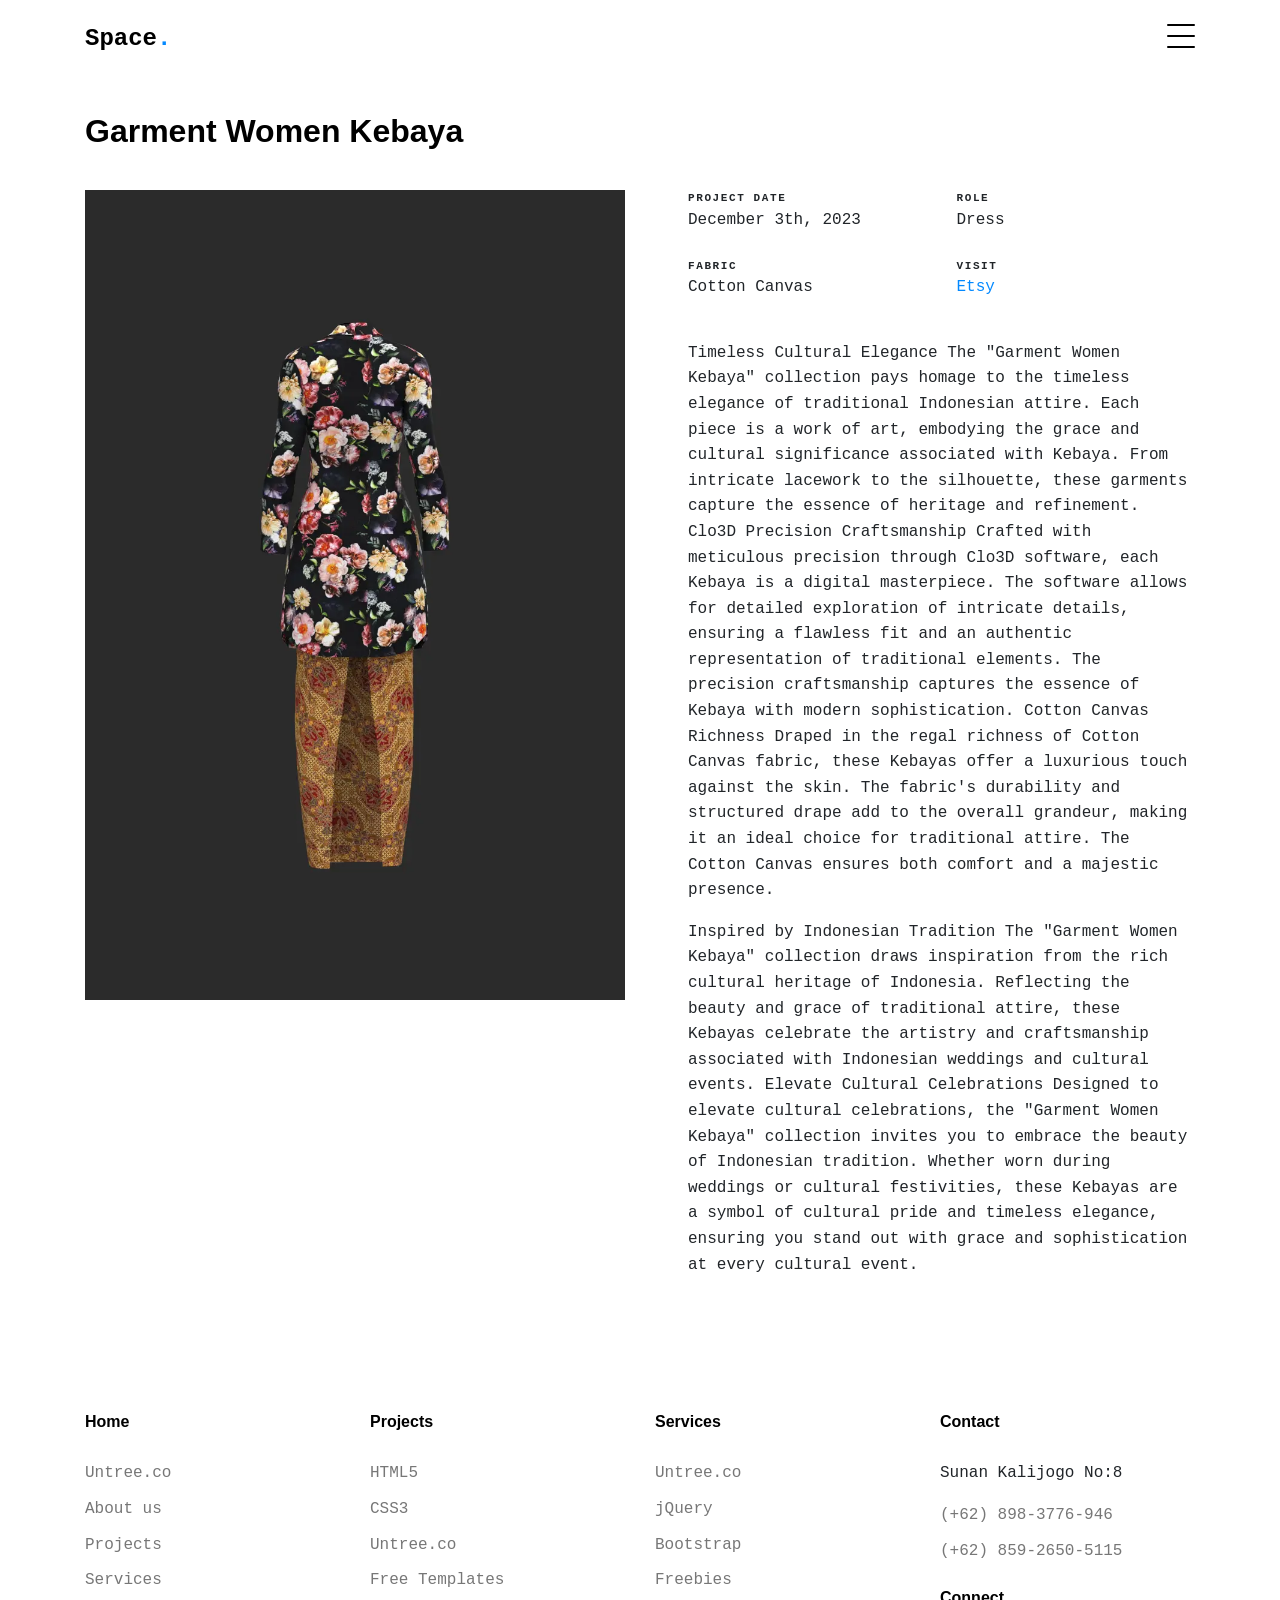
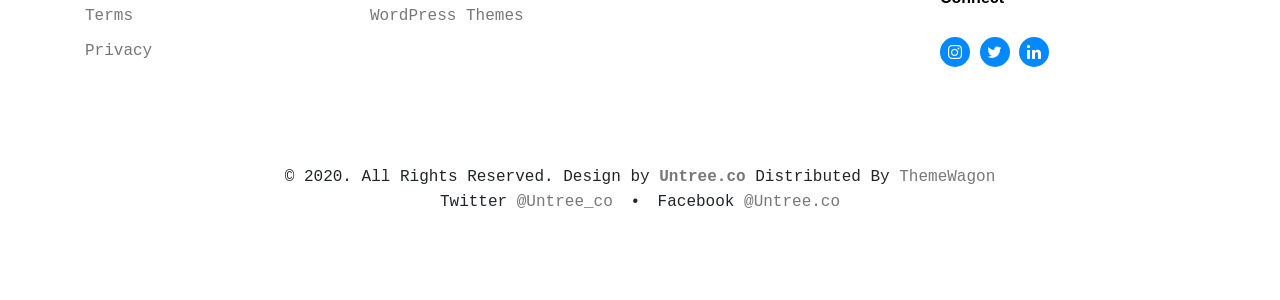
<file: portfolio-single-13.html>
<!-- /*
* Template Name: Minimal
* Template Author: Untree.co
* Author URI: https://untree.co/
* License: https://creativecommons.org/licenses/by/3.0/
*/ -->
<!doctype html>
<html lang="en">

<head>
  <meta charset="utf-8">
  <meta name="viewport" content="width=device-width, initial-scale=1, shrink-to-fit=no">
  <meta name="author" content="Untree.co">
  <link rel="shortcut icon" href="42.ico">

  <meta name="description" content="" />
  <meta name="keywords" content="" />

  <link rel="preconnect" href="https://fonts.googleapis.com">
  <link rel="preconnect" href="https://fonts.gstatic.com" crossorigin>
  <link href="https://fonts.googleapis.com/css2?family=Montserrat:wght@400;700&family=PT+Mono&display=swap" rel="stylesheet" disabled>

  <link rel="stylesheet" href="css/bootstrap.min.css">
  <link rel="stylesheet" href="css/owl.carousel.min.css">
  <link rel="stylesheet" href="css/owl.theme.default.min.css">
  <link rel="stylesheet" href="css/jquery.fancybox.min.css">
  <link rel="stylesheet" href="fonts/icomoon/style.css">
  <link rel="stylesheet" href="fonts/flaticon/font/flaticon.css">
  <link rel="stylesheet" href="css/aos.css">
  <link rel="stylesheet" href="css/style.css">

  <title>Indra Septianto | Portofolio Design</title>
</head>

<body data-spy="scroll" data-target=".site-navbar-target" data-offset="100">


  <div class="site-mobile-menu site-navbar-target">
    <div class="site-mobile-menu-header">
      <div class="site-mobile-menu-close">
        <span class="icofont-close js-menu-toggle"></span>
      </div>
    </div>
    <div class="site-mobile-menu-body"></div>
  </div>
  
  <nav class="site-nav dark mb-5 site-navbar-target">
    <div class="container">
      <div class="site-navigation">
        <a href="index.html" class="logo m-0">Space<span class="text-primary">.</span></a>

        <ul class="js-clone-nav d-none d-lg-inline-none site-menu float-right">
          <li><a href="#home-section" class="nav-link active">Home</a></li>
          <li><a href="#portfolio-section">Portfolio</a></li>

          <li class="has-children">
            <a href="#about-section">About</a>
            <ul class="dropdown">
              <li><a href="elements.html">Elements</a></li>
              <li class="has-children">
                <a href="#">Menu Two</a>
                <ul class="dropdown">
                  <li><a href="#">Sub Menu One</a></li>
                  <li><a href="#">Sub Menu Two</a></li>
                  <li><a href="#">Sub Menu Three</a></li>
                </ul>
              </li>
              <li><a href="#">Menu Three</a></li>
            </ul>
          </li>
          <li><a href="services.html">Services</a></li>
          <li><a href="contact.html">Contact us</a></li>
        </ul>

        <a href="#" class="burger ml-auto float-right site-menu-toggle js-menu-toggle d-inline-block d-lg-inline-block" data-toggle="collapse" data-target="#main-navbar">
          <span></span>
        </a>

      </div>
    </div>
  </nav>



  


  <div class="untree_co-section untree_co-section-4 pb-0"  id="portfolio-section">
    <div class="container">
      <div class="portfolio-single-wrap unslate_co--section" id="portfolio-single-section">

        <div class="portfolio-single-inner">
          <h2 class="heading-portfolio-single-h2 text-black">Garment Women Kebaya</h2>

          <div class="row mb-5 align-items-stretch">

            <div class="col-lg-6 mb-5 mb-lg-0">
              <img src="images/40.webp" alt="Image" class="img-fluid">
            </div>

            <div class="col-lg-6 pl-lg-5">
              <div class="row mb-3">
                <div class="col-sm-6 col-md-6 col-lg-6 mb-4">
                  <div class="detail-v1">
                    <span class="detail-label">Project Date</span>
                    <span class="detail-val">December 3th, 2023</span>
                  </div>
                </div>
                <div class="col-sm-6 col-md-6 col-lg-6 mb-4">
                  <div class="detail-v1">
                    <span class="detail-label">Role</span>
                    <span class="detail-val">Dress</span>
                  </div>
                </div>
                <div class="col-sm-6 col-md-6 col-lg-6 mb-4">
                  <div class="detail-v1">
                    <span class="detail-label">Fabric</span>
                    <span class="detail-val">Cotton Canvas</span>
                  </div>
                </div>
                <div class="col-sm-6 col-md-6 col-lg-6 mb-4">
                  <div class="detail-v1">
                    <span class="detail-label">Visit</span>
                    <span class="detail-val"><a href="https://www.etsy.com/listing/1606353224/3d-digital-garment-women-kebaya-clothes">Etsy</a></span>
                  </div>
                </div>
              </div>

              <p>Timeless Cultural Elegance
                The "Garment Women Kebaya" collection pays homage to the timeless elegance of traditional Indonesian attire. Each piece is a work of art, embodying the grace and cultural significance associated with Kebaya. From intricate lacework to the silhouette, these garments capture the essence of heritage and refinement.
                
                Clo3D Precision Craftsmanship
                Crafted with meticulous precision through Clo3D software, each Kebaya is a digital masterpiece. The software allows for detailed exploration of intricate details, ensuring a flawless fit and an authentic representation of traditional elements. The precision craftsmanship captures the essence of Kebaya with modern sophistication.
                
              Cotton Canvas Richness
                Draped in the regal richness of Cotton Canvas fabric, these Kebayas offer a luxurious touch against the skin. The fabric's durability and structured drape add to the overall grandeur, making it an ideal choice for traditional attire. The Cotton Canvas ensures both comfort and a majestic presence.</p>

              <p>Inspired by Indonesian Tradition
                The "Garment Women Kebaya" collection draws inspiration from the rich cultural heritage of Indonesia. Reflecting the beauty and grace of traditional attire, these Kebayas celebrate the artistry and craftsmanship associated with Indonesian weddings and cultural events.
                
              Elevate Cultural Celebrations
                Designed to elevate cultural celebrations, the "Garment Women Kebaya" collection invites you to embrace the beauty of Indonesian tradition. Whether worn during weddings or cultural festivities, these Kebayas are a symbol of cultural pride and timeless elegance, ensuring you stand out with grace and sophistication at every cultural event.</p>

            </div>

          </div>
        </div>
      </div>
    </div>

    <div class="site-footer">
      <div class="container">

        <div class="row">
          <div class="col-lg-3">
            <div class="widget">
              <h3>Home</h3>
              <ul class="list-unstyled float-left links">
                <li><a href="#">Untree.co</a></li>
                <li><a href="#">About us</a></li>
                <li><a href="#">Projects</a></li>
                <li><a href="#">Services</a></li>
                <li><a href="#">Terms</a></li>
                <li><a href="#">Privacy</a></li>
              </ul>
            </div> <!-- /.widget -->
          </div> <!-- /.col-lg-3 -->

          <div class="col-lg-3">
            <div class="widget">
              <h3>Projects</h3>
              <ul class="list-unstyled float-left links">
                <li><a href="#">HTML5</a></li>
                <li><a href="#">CSS3</a></li>
                <li><a href="#">Untree.co</a></li>
                <li><a href="#">Free Templates</a></li>
                <li><a href="#">WordPress Themes</a></li>
              </ul>
            </div> <!-- /.widget -->
          </div> <!-- /.col-lg-3 -->

          <div class="col-lg-3">
            <div class="widget">
              <h3>Services</h3>
              <ul class="list-unstyled float-left links">
                <li><a href="#">Untree.co</a></li>
                <li><a href="#">jQuery</a></li>
                <li><a href="#">Bootstrap</a></li>
                <li><a href="#">Freebies</a></li>
              </ul>
            </div> <!-- /.widget -->
          </div> <!-- /.col-lg-3 -->


          <div class="col-lg-3">
            <div class="widget">
              <h3>Contact</h3>
              <address>Sunan Kalijogo No:8</address>
              <ul class="list-unstyled links mb-4">
                <li><a href="https://api.whatsapp.com/send/?phone=628983776946&text&app_absent=0">(+62) 898-3776-946</a></li>
                <li><a href="https://api.whatsapp.com/send/?phone=6285926505115&text&app_absent=0">(+62) 859-2650-5115</a></li>
              </ul>

              <h3>Connect</h3>
              <ul class="list-unstyled social">
                <li><a href="https://www.instagram.com/iseptianto/"><span class="icon-instagram"></span></a></li>
                <li><a href="https://twitter.com/iseptianto_"><span class="icon-twitter"></span></a></li>
                <li><a href="https://www.linkedin.com/in/indraseptianto/"><span class="icon-linkedin"></span></a></li>
              </ul>

            </div> <!-- /.widget -->
          </div> <!-- /.col-lg-3 -->

        </div> <!-- /.row -->





        <div class="row mt-5">
          <div class="col-12 text-center">
            <p class=" mb-0">&copy; 2020. All Rights Reserved. Design by <a href="https://untree.co/" target="_blank" class=""><strong>Untree.co</strong></a> Distributed By <a href="https://themewagon.com">ThemeWagon</a> </p>
            <p class="">
              <span class="mx-2">Twitter <a href="https://twitter.com/untree_co">@Untree_co</a></span>
              <span>&bullet;</span>
              <span class="mx-2">Facebook <a href="https://web.facebook.com/Untree.co">@Untree.co</a></span>
            </p>

          </div>
        </div>
      </div> <!-- /.container -->
    </div> <!-- /.site-footer -->


    <script src="js/jquery-3.4.1.min.js"></script>
    <script src="js/popper.min.js"></script>
    <script src="js/bootstrap.min.js"></script>
    <script src="js/owl.carousel.min.js"></script>
    <script src="js/jquery.animateNumber.min.js"></script>
    <script src="js/jquery.waypoints.min.js"></script>
    <script src="js/jquery.fancybox.min.js"></script>
    <script src="js/aos.js"></script>
    <script src="js/wave-animate.js"></script>
    <script src="js/circle-progress.js"></script>
    <script src="js/imagesloaded.pkgd.js"></script>
    <script src="js/isotope.pkgd.min.js"></script>
    <script src="js/jquery.easing.1.3.js"></script>
    <script src="js/TweenMax.min.js"></script>
    <script src="js/ScrollMagic.min.js"></script>
    <script src="js/scrollmagic.animation.gsap.min.js"></script>

    <script src="js/custom.js"></script>
    
  </body>

  </html>
</file>
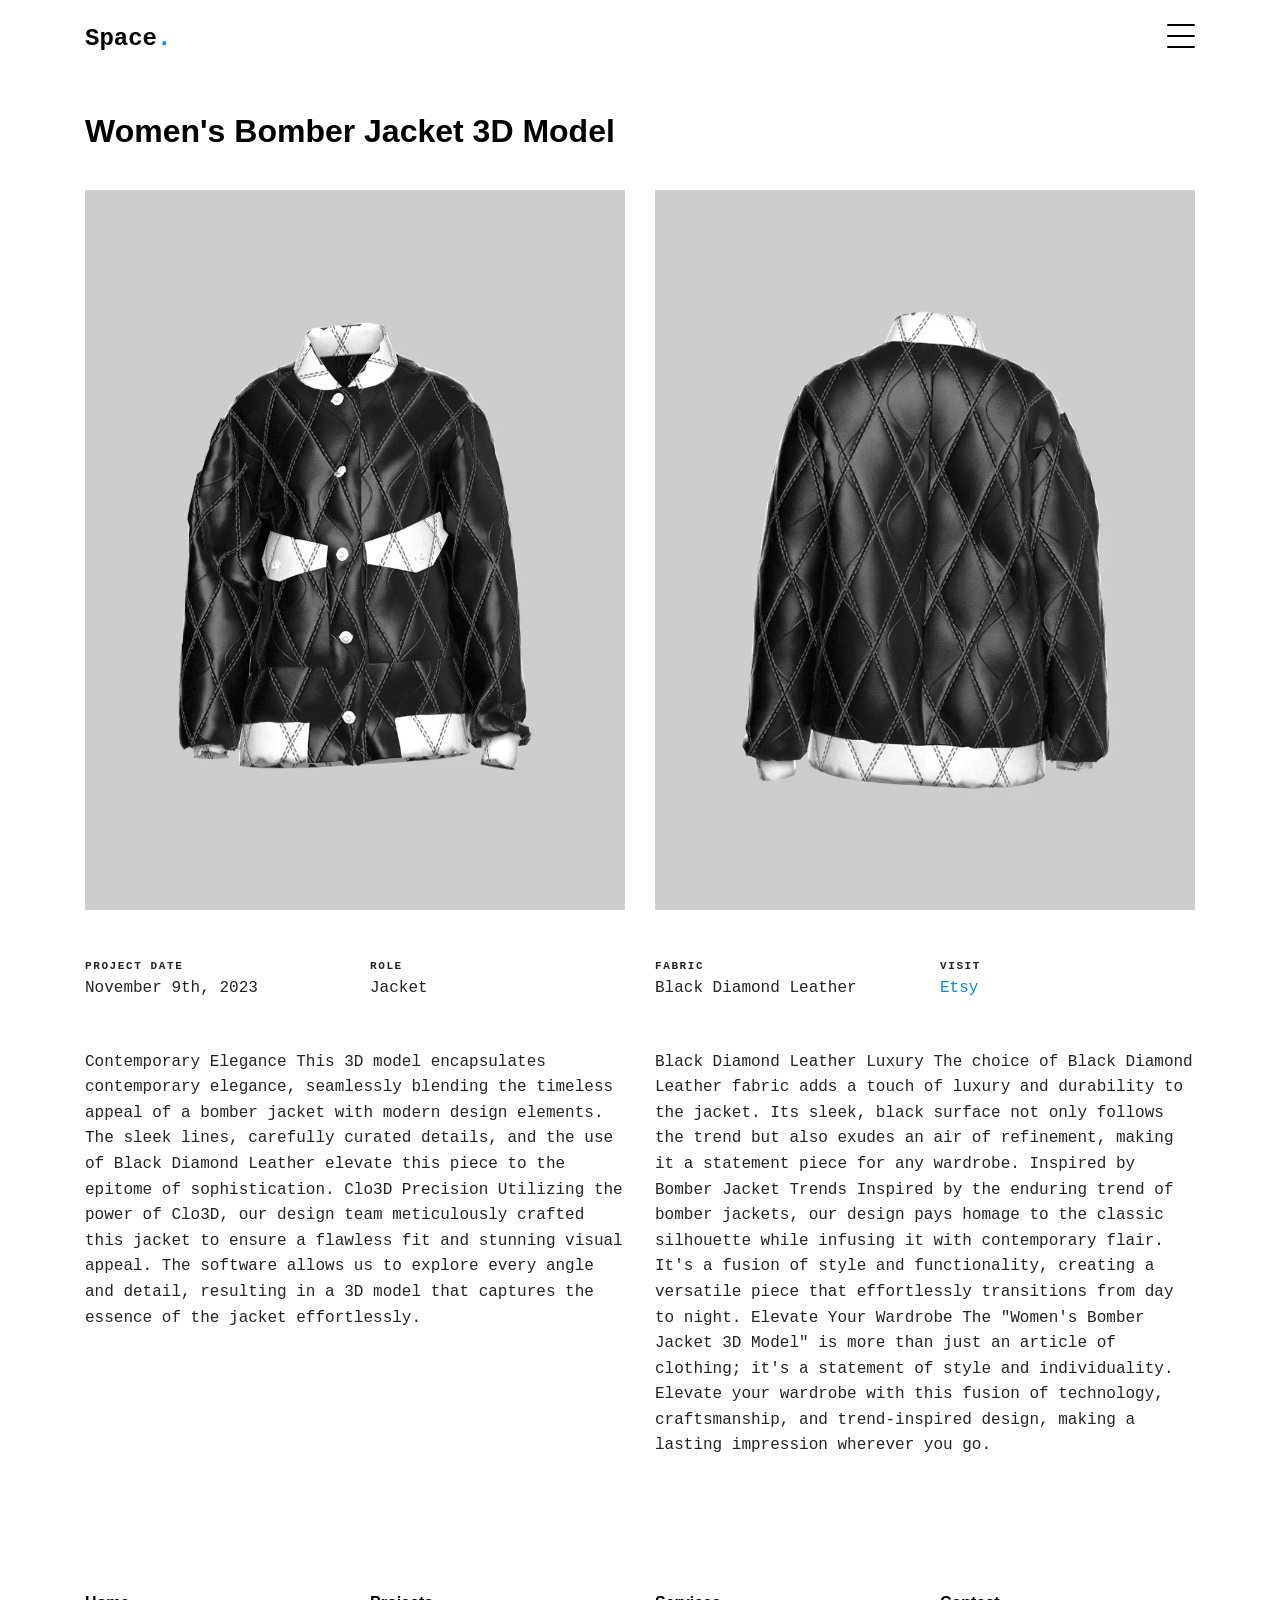
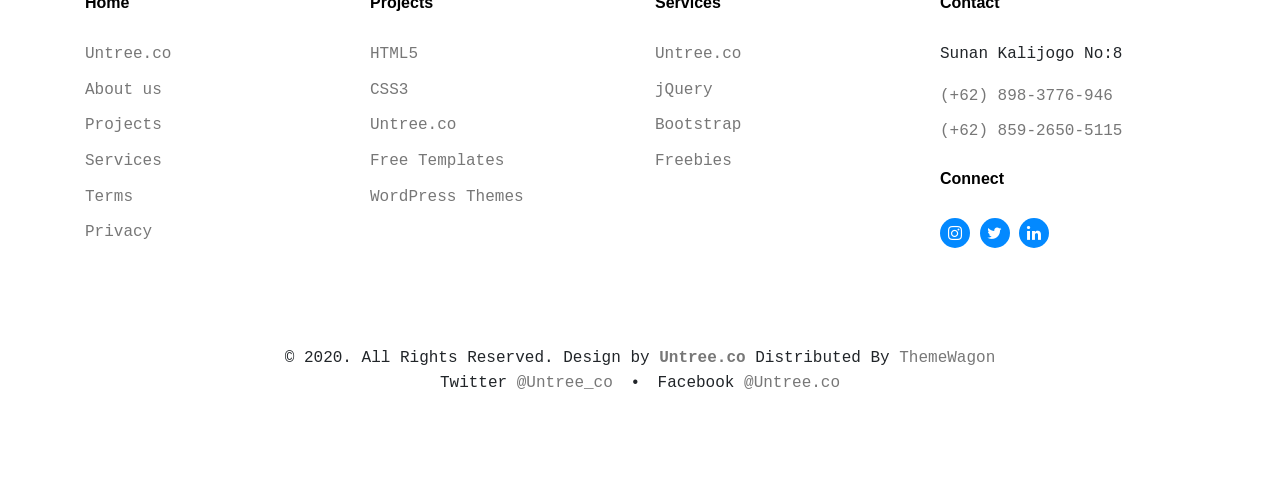
<file: portfolio-single-2.html>
<!-- /*
* Template Name: Minimal
* Template Author: Untree.co
* Author URI: https://untree.co/
* License: https://creativecommons.org/licenses/by/3.0/
*/ -->
<!doctype html>
<html lang="en">

<head>
  <meta charset="utf-8">
  <meta name="viewport" content="width=device-width, initial-scale=1, shrink-to-fit=no">
  <meta name="author" content="Untree.co">
  <link rel="shortcut icon" href="42.ico">

  <meta name="description" content="" />
  <meta name="keywords" content="" />

  <link rel="preconnect" href="https://fonts.googleapis.com">
  <link rel="preconnect" href="https://fonts.gstatic.com" crossorigin>
  <link href="https://fonts.googleapis.com/css2?family=Montserrat:wght@400;700&family=PT+Mono&display=swap" rel="stylesheet" disabled>

  <link rel="stylesheet" href="css/bootstrap.min.css">
  <link rel="stylesheet" href="css/owl.carousel.min.css">
  <link rel="stylesheet" href="css/owl.theme.default.min.css">
  <link rel="stylesheet" href="css/jquery.fancybox.min.css">
  <link rel="stylesheet" href="fonts/icomoon/style.css">
  <link rel="stylesheet" href="fonts/flaticon/font/flaticon.css">
  <link rel="stylesheet" href="css/aos.css">
  <link rel="stylesheet" href="css/style.css">

  <title>Indra Septianto | Portofolio Design</title>
</head>

<body data-spy="scroll" data-target=".site-navbar-target" data-offset="100">


  <div class="site-mobile-menu site-navbar-target">
    <div class="site-mobile-menu-header">
      <div class="site-mobile-menu-close">
        <span class="icofont-close js-menu-toggle"></span>
      </div>
    </div>
    <div class="site-mobile-menu-body"></div>
  </div>
  
  <nav class="site-nav dark mb-5 site-navbar-target">
    <div class="container">
      <div class="site-navigation">
        <a href="index.html" class="logo m-0">Space<span class="text-primary">.</span></a>

        <ul class="js-clone-nav d-none d-lg-inline-none site-menu float-right">
          <li><a href="#home-section" class="nav-link active">Home</a></li>
          <li><a href="#portfolio-section">Portfolio</a></li>

          <li class="has-children">
            <a href="#about-section">About</a>
            <ul class="dropdown">
              <li><a href="elements.html">Elements</a></li>
              <li class="has-children">
                <a href="#">Menu Two</a>
                <ul class="dropdown">
                  <li><a href="#">Sub Menu One</a></li>
                  <li><a href="#">Sub Menu Two</a></li>
                  <li><a href="#">Sub Menu Three</a></li>
                </ul>
              </li>
              <li><a href="#">Menu Three</a></li>
            </ul>
          </li>
          <li><a href="services.html">Services</a></li>
          <li><a href="contact.html">Contact us</a></li>
        </ul>

        <a href="#" class="burger ml-auto float-right site-menu-toggle js-menu-toggle d-inline-block d-lg-inline-block" data-toggle="collapse" data-target="#main-navbar">
          <span></span>
        </a>

      </div>
    </div>
  </nav>



  


  <div class="untree_co-section untree_co-section-4 pb-0"  id="portfolio-section">
    <div class="container">
      <div class="portfolio-single-wrap unslate_co--section" id="portfolio-single-section">

        <div class="portfolio-single-inner">
          <h2 class="heading-portfolio-single-h2 text-black">Women's Bomber Jacket 3D Model</h2>

          <div class="row justify-content-between mb-5">

            <div class="col-lg-12 mb-5 mb-lg-0">
              <div class="row">
                <div class="col-lg-6">
                  <img src="images/16.webp" alt="Image" class="img-fluid">    
                </div>
                <div class="col-lg-6">
                  <img src="images/17.webp" alt="Image" class="img-fluid">
                </div>
              </div>
              
            </div>

            <div class="col-12 my-5">
              <div class="row">
                <div class="col-sm-6 col-md-6 col-lg-3">
                  <div class="detail-v1">
                    <span class="detail-label">Project Date</span>
                    <span class="detail-val">November 9th, 2023</span>
                  </div>
                </div>
                <div class="col-sm-6 col-md-6 col-lg-3">
                  <div class="detail-v1">
                    <span class="detail-label">Role</span>
                    <span class="detail-val">Jacket</span>
                  </div>
                </div>
                <div class="col-sm-6 col-md-6 col-lg-3">
                  <div class="detail-v1">
                    <span class="detail-label">Fabric </span>
                    <span class="detail-val">Black Diamond Leather</span>
                  </div>
                </div>
                <div class="col-sm-6 col-md-6 col-lg-3">
                  <div class="detail-v1">
                    <span class="detail-label">Visit</span>
                    <span class="detail-val"><a href="https://www.etsy.com/listing/1605638860/womens-bomber-jacket-3d-model-zprj-for">Etsy </a></span>
                  </div>
                </div>
              </div>
            </div>
            <div class="col-md-6">
              <p>Contemporary Elegance
                This 3D model encapsulates contemporary elegance, seamlessly blending the timeless appeal of a bomber jacket with modern design elements. The sleek lines, carefully curated details, and the use of Black Diamond Leather elevate this piece to the epitome of sophistication.
                
                Clo3D Precision
                Utilizing the power of Clo3D, our design team meticulously crafted this jacket to ensure a flawless fit and stunning visual appeal. The software allows us to explore every angle and detail, resulting in a 3D model that captures the essence of the jacket effortlessly.</p>
            </div>
            <div class="col-md-6">
              <p>Black Diamond Leather Luxury
                The choice of Black Diamond Leather fabric adds a touch of luxury and durability to the jacket. Its sleek, black surface not only follows the trend but also exudes an air of refinement, making it a statement piece for any wardrobe.
                
                Inspired by Bomber Jacket Trends
                Inspired by the enduring trend of bomber jackets, our design pays homage to the classic silhouette while infusing it with contemporary flair. It's a fusion of style and functionality, creating a versatile piece that effortlessly transitions from day to night.
                
                Elevate Your Wardrobe
                The "Women's Bomber Jacket 3D Model" is more than just an article of clothing; it's a statement of style and individuality. Elevate your wardrobe with this fusion of technology, craftsmanship, and trend-inspired design, making a lasting impression wherever you go.</p>
            </div>
          </div>

        </div>
      </div>
    </div>
  </div>

  <div class="site-footer">
    <div class="container">

      <div class="row">
        <div class="col-lg-3">
          <div class="widget">
            <h3>Home</h3>
            <ul class="list-unstyled float-left links">
              <li><a href="#">Untree.co</a></li>
              <li><a href="#">About us</a></li>
              <li><a href="#">Projects</a></li>
              <li><a href="#">Services</a></li>
              <li><a href="#">Terms</a></li>
              <li><a href="#">Privacy</a></li>
            </ul>
          </div> <!-- /.widget -->
        </div> <!-- /.col-lg-3 -->

        <div class="col-lg-3">
          <div class="widget">
            <h3>Projects</h3>
            <ul class="list-unstyled float-left links">
              <li><a href="#">HTML5</a></li>
              <li><a href="#">CSS3</a></li>
              <li><a href="#">Untree.co</a></li>
              <li><a href="#">Free Templates</a></li>
              <li><a href="#">WordPress Themes</a></li>
            </ul>
          </div> <!-- /.widget -->
        </div> <!-- /.col-lg-3 -->

        <div class="col-lg-3">
          <div class="widget">
            <h3>Services</h3>
            <ul class="list-unstyled float-left links">
              <li><a href="#">Untree.co</a></li>
              <li><a href="#">jQuery</a></li>
              <li><a href="#">Bootstrap</a></li>
              <li><a href="#">Freebies</a></li>
            </ul>
          </div> <!-- /.widget -->
        </div> <!-- /.col-lg-3 -->


        <div class="col-lg-3">
          <div class="widget">
            <h3>Contact</h3>
              <address>Sunan Kalijogo No:8</address>
              <ul class="list-unstyled links mb-4">
                <li><a href="https://api.whatsapp.com/send/?phone=628983776946&text&app_absent=0">(+62) 898-3776-946</a></li>
                <li><a href="https://api.whatsapp.com/send/?phone=6285926505115&text&app_absent=0">(+62) 859-2650-5115</a></li>
              </ul>

            <h3>Connect</h3>
            <ul class="list-unstyled social">
              <li><a href="https://www.instagram.com/iseptianto/"><span class="icon-instagram"></span></a></li>
                <li><a href="https://twitter.com/iseptianto_"><span class="icon-twitter"></span></a></li>
                <li><a href="https://www.linkedin.com/in/indraseptianto/"><span class="icon-linkedin"></span></a></li>
            </ul>

          </div> <!-- /.widget -->
        </div> <!-- /.col-lg-3 -->

      </div> <!-- /.row -->





      <div class="row mt-5">
        <div class="col-12 text-center">
          <p class=" mb-0">&copy; 2020. All Rights Reserved. Design by <a href="https://untree.co/" target="_blank" class=""><strong>Untree.co</strong></a> Distributed By <a href="https://themewagon.com">ThemeWagon</a> </p>
          <p class="">
            <span class="mx-2">Twitter <a href="https://twitter.com/untree_co">@Untree_co</a></span>
            <span>&bullet;</span>
            <span class="mx-2">Facebook <a href="https://web.facebook.com/Untree.co">@Untree.co</a></span>
          </p>

        </div>
      </div>
    </div> <!-- /.container -->
  </div> <!-- /.site-footer -->


  <script src="js/jquery-3.4.1.min.js"></script>
  <script src="js/popper.min.js"></script>
  <script src="js/bootstrap.min.js"></script>
  <script src="js/owl.carousel.min.js"></script>
  <script src="js/jquery.animateNumber.min.js"></script>
  <script src="js/jquery.waypoints.min.js"></script>
  <script src="js/jquery.fancybox.min.js"></script>
  <script src="js/aos.js"></script>
  <script src="js/wave-animate.js"></script>
  <script src="js/circle-progress.js"></script>
  <script src="js/imagesloaded.pkgd.js"></script>
  <script src="js/isotope.pkgd.min.js"></script>
  <script src="js/jquery.easing.1.3.js"></script>
  <script src="js/TweenMax.min.js"></script>
  <script src="js/ScrollMagic.min.js"></script>
  <script src="js/scrollmagic.animation.gsap.min.js"></script>

  <script src="js/custom.js"></script>
  
</body>

</html>
</file>
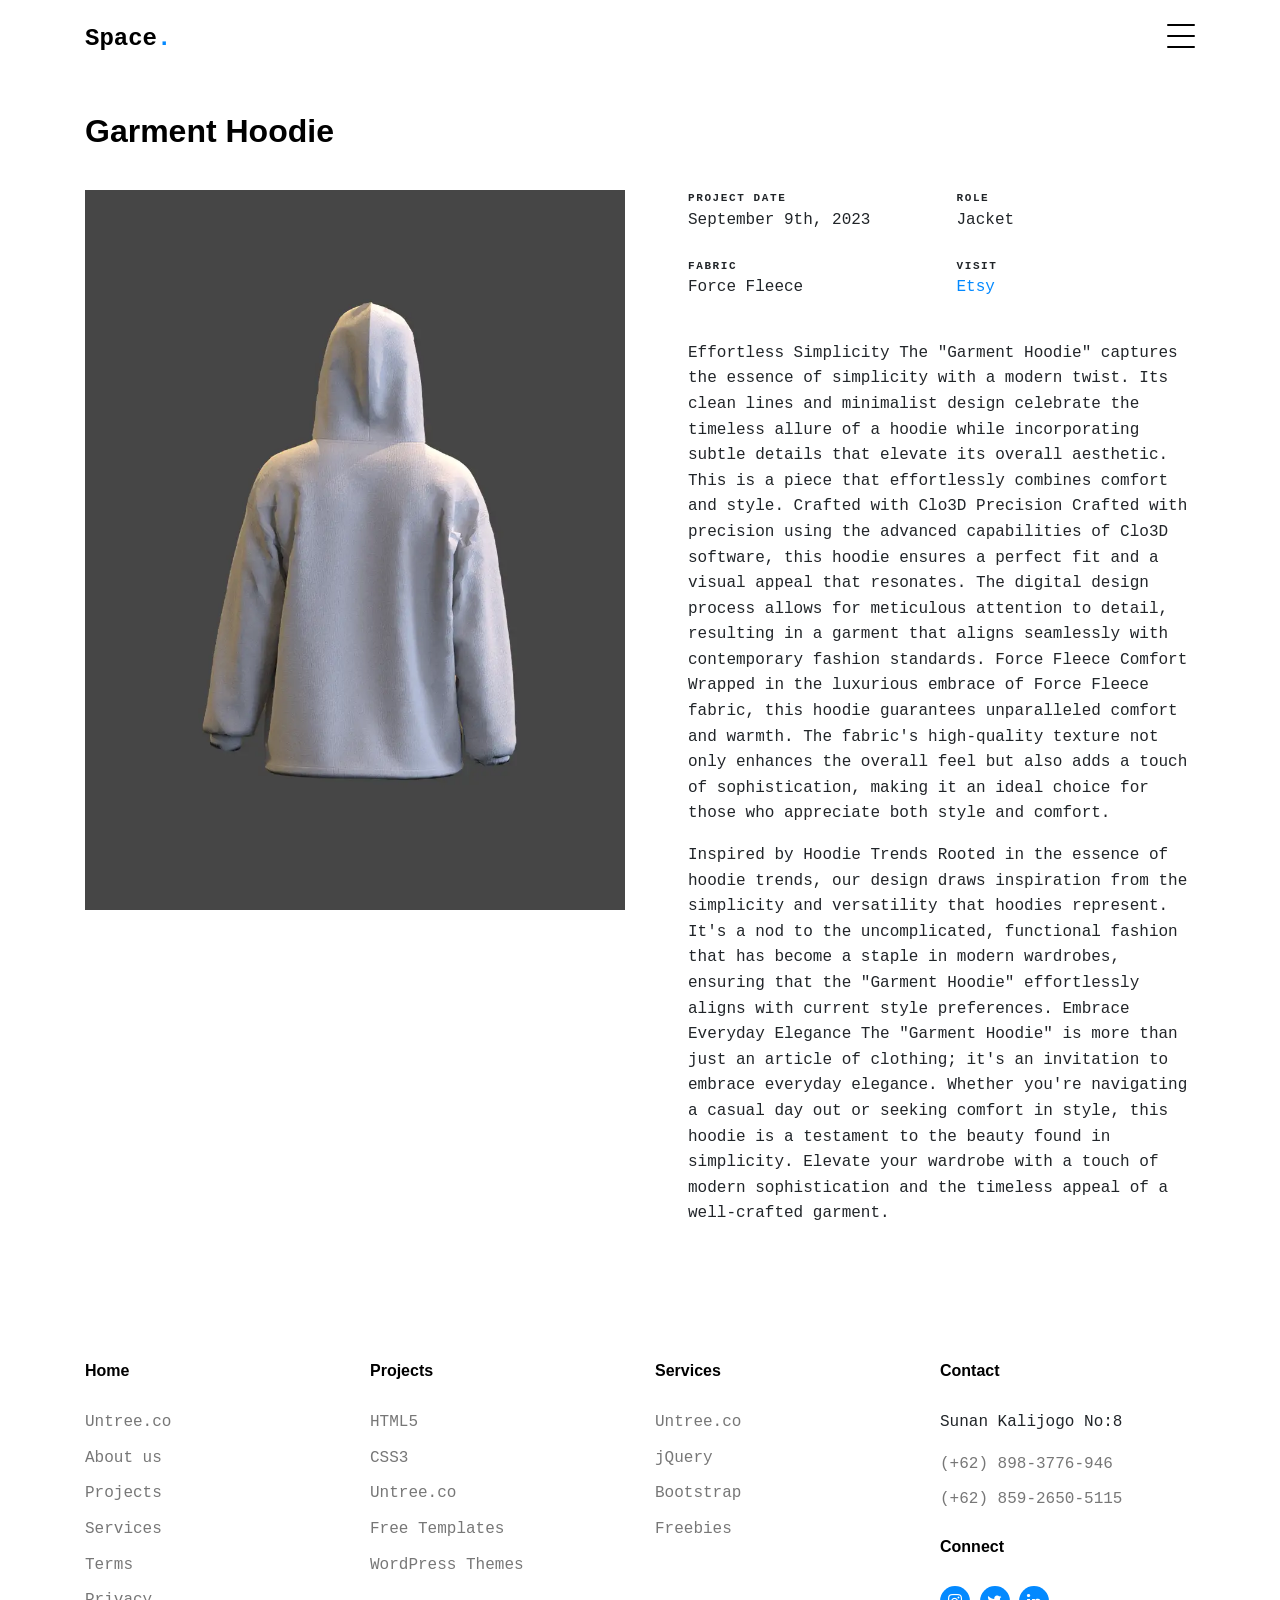
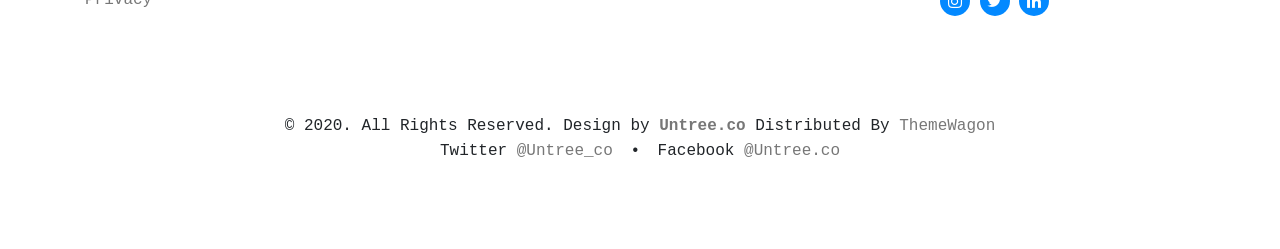
<file: portfolio-single-3.html>
<!-- /*
* Template Name: Minimal
* Template Author: Untree.co
* Author URI: https://untree.co/
* License: https://creativecommons.org/licenses/by/3.0/
*/ -->
<!doctype html>
<html lang="en">

<head>
  <meta charset="utf-8">
  <meta name="viewport" content="width=device-width, initial-scale=1, shrink-to-fit=no">
  <meta name="author" content="Untree.co">
  <link rel="shortcut icon" href="42.ico">

  <meta name="description" content="" />
  <meta name="keywords" content="" />

  <link rel="preconnect" href="https://fonts.googleapis.com">
  <link rel="preconnect" href="https://fonts.gstatic.com" crossorigin>
  <link href="https://fonts.googleapis.com/css2?family=Montserrat:wght@400;700&family=PT+Mono&display=swap" rel="stylesheet" disabled>

  <link rel="stylesheet" href="css/bootstrap.min.css">
  <link rel="stylesheet" href="css/owl.carousel.min.css">
  <link rel="stylesheet" href="css/owl.theme.default.min.css">
  <link rel="stylesheet" href="css/jquery.fancybox.min.css">
  <link rel="stylesheet" href="fonts/icomoon/style.css">
  <link rel="stylesheet" href="fonts/flaticon/font/flaticon.css">
  <link rel="stylesheet" href="css/aos.css">
  <link rel="stylesheet" href="css/style.css">

  <title>Indra Septianto | Portofolio Design</title>
</head>

<body data-spy="scroll" data-target=".site-navbar-target" data-offset="100">


  <div class="site-mobile-menu site-navbar-target">
    <div class="site-mobile-menu-header">
      <div class="site-mobile-menu-close">
        <span class="icofont-close js-menu-toggle"></span>
      </div>
    </div>
    <div class="site-mobile-menu-body"></div>
  </div>
  
  <nav class="site-nav dark mb-5 site-navbar-target">
    <div class="container">
      <div class="site-navigation">
        <a href="index.html" class="logo m-0">Space<span class="text-primary">.</span></a>

        <ul class="js-clone-nav d-none d-lg-inline-none site-menu float-right">
          <li><a href="#home-section" class="nav-link active">Home</a></li>
          <li><a href="#portfolio-section">Portfolio</a></li>

          <li class="has-children">
            <a href="#about-section">About</a>
            <ul class="dropdown">
              <li><a href="elements.html">Elements</a></li>
              <li class="has-children">
                <a href="#">Menu Two</a>
                <ul class="dropdown">
                  <li><a href="#">Sub Menu One</a></li>
                  <li><a href="#">Sub Menu Two</a></li>
                  <li><a href="#">Sub Menu Three</a></li>
                </ul>
              </li>
              <li><a href="#">Menu Three</a></li>
            </ul>
          </li>
          <li><a href="services.html">Services</a></li>
          <li><a href="contact.html">Contact us</a></li>
        </ul>

        <a href="#" class="burger ml-auto float-right site-menu-toggle js-menu-toggle d-inline-block d-lg-inline-block" data-toggle="collapse" data-target="#main-navbar">
          <span></span>
        </a>

      </div>
    </div>
  </nav>



  


  <div class="untree_co-section untree_co-section-4 pb-0"  id="portfolio-section">
    <div class="container">
      <div class="portfolio-single-wrap unslate_co--section" id="portfolio-single-section">

        <div class="portfolio-single-inner">
          <h2 class="heading-portfolio-single-h2 text-black">Garment Hoodie</h2>

          <div class="row mb-5 align-items-stretch">

            <div class="col-lg-6 mb-5 mb-lg-0">
              <img src="images/21.webp" alt="Image" class="img-fluid">
            </div>

            <div class="col-lg-6 pl-lg-5">
              <div class="row mb-3">
                <div class="col-sm-6 col-md-6 col-lg-6 mb-4">
                  <div class="detail-v1">
                    <span class="detail-label">Project Date</span>
                    <span class="detail-val">September 9th, 2023</span>
                  </div>
                </div>
                <div class="col-sm-6 col-md-6 col-lg-6 mb-4">
                  <div class="detail-v1">
                    <span class="detail-label">Role</span>
                    <span class="detail-val">Jacket</span>
                  </div>
                </div>
                <div class="col-sm-6 col-md-6 col-lg-6 mb-4">
                  <div class="detail-v1">
                    <span class="detail-label">Fabric</span>
                    <span class="detail-val">Force Fleece</span>
                  </div>
                </div>
                <div class="col-sm-6 col-md-6 col-lg-6 mb-4">
                  <div class="detail-v1">
                    <span class="detail-label">Visit</span>
                    <span class="detail-val"><a href="https://www.etsy.com/listing/1605642768/3d-digital-garment-hoodie-zprj-clo3d">Etsy</a></span>
                  </div>
                </div>
              </div>

              <p>Effortless Simplicity
                The "Garment Hoodie" captures the essence of simplicity with a modern twist. Its clean lines and minimalist design celebrate the timeless allure of a hoodie while incorporating subtle details that elevate its overall aesthetic. This is a piece that effortlessly combines comfort and style.
                
                Crafted with Clo3D Precision
                Crafted with precision using the advanced capabilities of Clo3D software, this hoodie ensures a perfect fit and a visual appeal that resonates. The digital design process allows for meticulous attention to detail, resulting in a garment that aligns seamlessly with contemporary fashion standards.
                
                Force Fleece Comfort
                Wrapped in the luxurious embrace of Force Fleece fabric, this hoodie guarantees unparalleled comfort and warmth. The fabric's high-quality texture not only enhances the overall feel but also adds a touch of sophistication, making it an ideal choice for those who appreciate both style and comfort.</p>

              <p>Inspired by Hoodie Trends
                Rooted in the essence of hoodie trends, our design draws inspiration from the simplicity and versatility that hoodies represent. It's a nod to the uncomplicated, functional fashion that has become a staple in modern wardrobes, ensuring that the "Garment Hoodie" effortlessly aligns with current style preferences.
                
                Embrace Everyday Elegance
                The "Garment Hoodie" is more than just an article of clothing; it's an invitation to embrace everyday elegance. Whether you're navigating a casual day out or seeking comfort in style, this hoodie is a testament to the beauty found in simplicity. Elevate your wardrobe with a touch of modern sophistication and the timeless appeal of a well-crafted garment.</p>

            </div>

          </div>
        </div>
      </div>
    </div>

    <div class="site-footer">
      <div class="container">

        <div class="row">
          <div class="col-lg-3">
            <div class="widget">
              <h3>Home</h3>
              <ul class="list-unstyled float-left links">
                <li><a href="#">Untree.co</a></li>
                <li><a href="#">About us</a></li>
                <li><a href="#">Projects</a></li>
                <li><a href="#">Services</a></li>
                <li><a href="#">Terms</a></li>
                <li><a href="#">Privacy</a></li>
              </ul>
            </div> <!-- /.widget -->
          </div> <!-- /.col-lg-3 -->

          <div class="col-lg-3">
            <div class="widget">
              <h3>Projects</h3>
              <ul class="list-unstyled float-left links">
                <li><a href="#">HTML5</a></li>
                <li><a href="#">CSS3</a></li>
                <li><a href="#">Untree.co</a></li>
                <li><a href="#">Free Templates</a></li>
                <li><a href="#">WordPress Themes</a></li>
              </ul>
            </div> <!-- /.widget -->
          </div> <!-- /.col-lg-3 -->

          <div class="col-lg-3">
            <div class="widget">
              <h3>Services</h3>
              <ul class="list-unstyled float-left links">
                <li><a href="#">Untree.co</a></li>
                <li><a href="#">jQuery</a></li>
                <li><a href="#">Bootstrap</a></li>
                <li><a href="#">Freebies</a></li>
              </ul>
            </div> <!-- /.widget -->
          </div> <!-- /.col-lg-3 -->


          <div class="col-lg-3">
            <div class="widget">
              <h3>Contact</h3>
              <address>Sunan Kalijogo No:8</address>
              <ul class="list-unstyled links mb-4">
                <li><a href="https://api.whatsapp.com/send/?phone=628983776946&text&app_absent=0">(+62) 898-3776-946</a></li>
                <li><a href="https://api.whatsapp.com/send/?phone=6285926505115&text&app_absent=0">(+62) 859-2650-5115</a></li>
              </ul>

              <h3>Connect</h3>
              <ul class="list-unstyled social">
                <li><a href="https://www.instagram.com/iseptianto/"><span class="icon-instagram"></span></a></li>
                <li><a href="https://twitter.com/iseptianto_"><span class="icon-twitter"></span></a></li>
                <li><a href="https://www.linkedin.com/in/indraseptianto/"><span class="icon-linkedin"></span></a></li>
              </ul>

            </div> <!-- /.widget -->
          </div> <!-- /.col-lg-3 -->

        </div> <!-- /.row -->





        <div class="row mt-5">
          <div class="col-12 text-center">
            <p class=" mb-0">&copy; 2020. All Rights Reserved. Design by <a href="https://untree.co/" target="_blank" class=""><strong>Untree.co</strong></a> Distributed By <a href="https://themewagon.com">ThemeWagon</a> </p>
            <p class="">
              <span class="mx-2">Twitter <a href="https://twitter.com/untree_co">@Untree_co</a></span>
              <span>&bullet;</span>
              <span class="mx-2">Facebook <a href="https://web.facebook.com/Untree.co">@Untree.co</a></span>
            </p>

          </div>
        </div>
      </div> <!-- /.container -->
    </div> <!-- /.site-footer -->


    <script src="js/jquery-3.4.1.min.js"></script>
    <script src="js/popper.min.js"></script>
    <script src="js/bootstrap.min.js"></script>
    <script src="js/owl.carousel.min.js"></script>
    <script src="js/jquery.animateNumber.min.js"></script>
    <script src="js/jquery.waypoints.min.js"></script>
    <script src="js/jquery.fancybox.min.js"></script>
    <script src="js/aos.js"></script>
    <script src="js/wave-animate.js"></script>
    <script src="js/circle-progress.js"></script>
    <script src="js/imagesloaded.pkgd.js"></script>
    <script src="js/isotope.pkgd.min.js"></script>
    <script src="js/jquery.easing.1.3.js"></script>
    <script src="js/TweenMax.min.js"></script>
    <script src="js/ScrollMagic.min.js"></script>
    <script src="js/scrollmagic.animation.gsap.min.js"></script>

    <script src="js/custom.js"></script>
    
  </body>

  </html>
</file>
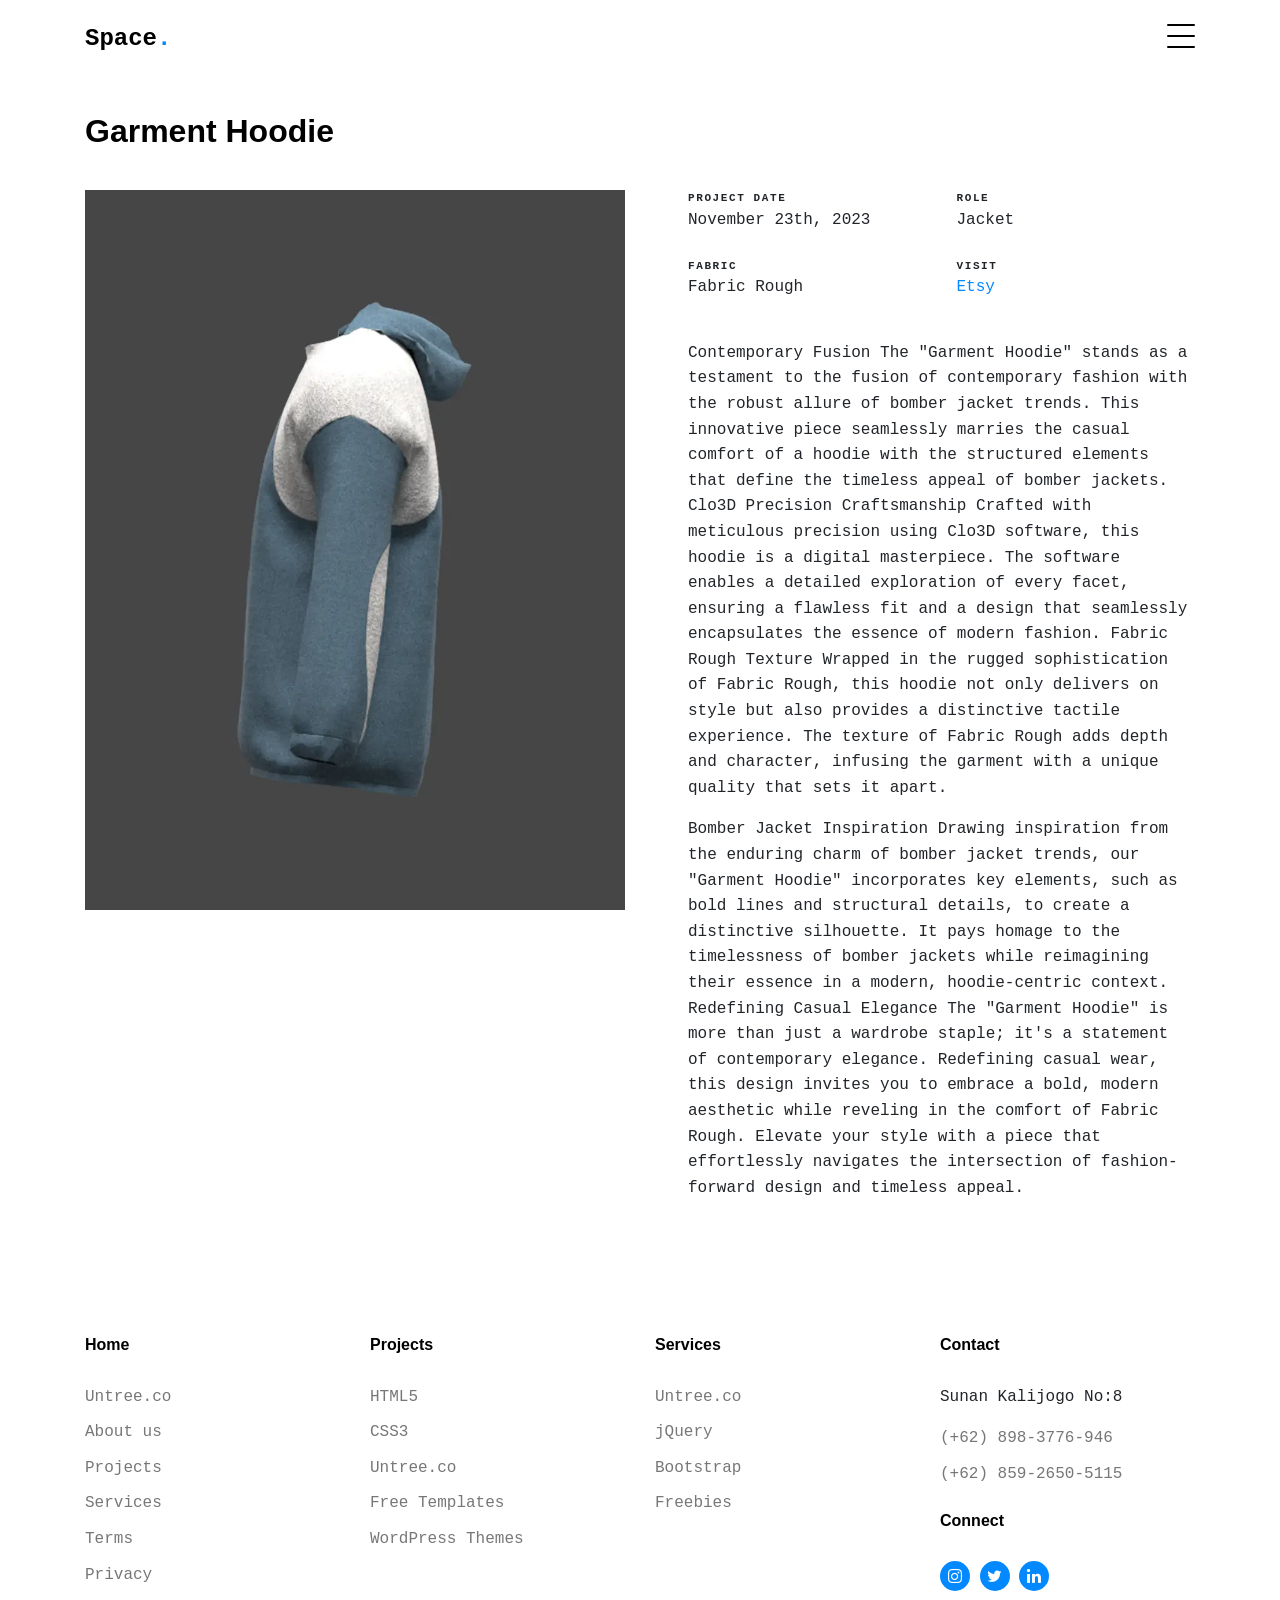
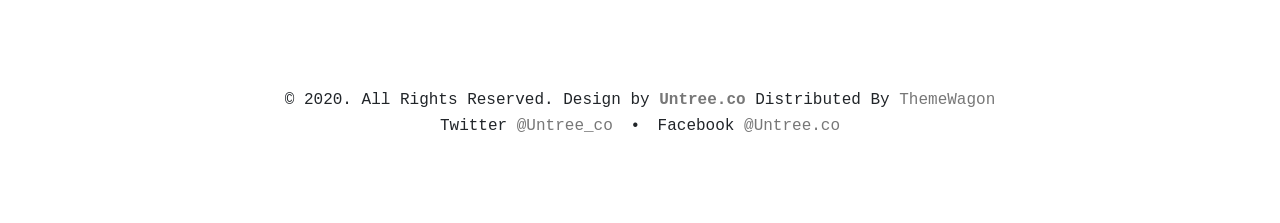
<file: portfolio-single-4.html>
<!-- /*
* Template Name: Minimal
* Template Author: Untree.co
* Author URI: https://untree.co/
* License: https://creativecommons.org/licenses/by/3.0/
*/ -->
<!doctype html>
<html lang="en">

<head>
  <meta charset="utf-8">
  <meta name="viewport" content="width=device-width, initial-scale=1, shrink-to-fit=no">
  <meta name="author" content="Untree.co">
  <link rel="shortcut icon" href="42.ico">

  <meta name="description" content="" />
  <meta name="keywords" content="" />

  <link rel="preconnect" href="https://fonts.googleapis.com">
  <link rel="preconnect" href="https://fonts.gstatic.com" crossorigin>
  <link href="https://fonts.googleapis.com/css2?family=Montserrat:wght@400;700&family=PT+Mono&display=swap" rel="stylesheet" disabled>

  <link rel="stylesheet" href="css/bootstrap.min.css">
  <link rel="stylesheet" href="css/owl.carousel.min.css">
  <link rel="stylesheet" href="css/owl.theme.default.min.css">
  <link rel="stylesheet" href="css/jquery.fancybox.min.css">
  <link rel="stylesheet" href="fonts/icomoon/style.css">
  <link rel="stylesheet" href="fonts/flaticon/font/flaticon.css">
  <link rel="stylesheet" href="css/aos.css">
  <link rel="stylesheet" href="css/style.css">

  <title>Indra Septianto | Portofolio Design</title>
</head>

<body data-spy="scroll" data-target=".site-navbar-target" data-offset="100">


  <div class="site-mobile-menu site-navbar-target">
    <div class="site-mobile-menu-header">
      <div class="site-mobile-menu-close">
        <span class="icofont-close js-menu-toggle"></span>
      </div>
    </div>
    <div class="site-mobile-menu-body"></div>
  </div>
  
  <nav class="site-nav dark mb-5 site-navbar-target">
    <div class="container">
      <div class="site-navigation">
        <a href="index.html" class="logo m-0">Space<span class="text-primary">.</span></a>

        <ul class="js-clone-nav d-none d-lg-inline-none site-menu float-right">
          <li><a href="#home-section" class="nav-link active">Home</a></li>
          <li><a href="#portfolio-section">Portfolio</a></li>

          <li class="has-children">
            <a href="#about-section">About</a>
            <ul class="dropdown">
              <li><a href="elements.html">Elements</a></li>
              <li class="has-children">
                <a href="#">Menu Two</a>
                <ul class="dropdown">
                  <li><a href="#">Sub Menu One</a></li>
                  <li><a href="#">Sub Menu Two</a></li>
                  <li><a href="#">Sub Menu Three</a></li>
                </ul>
              </li>
              <li><a href="#">Menu Three</a></li>
            </ul>
          </li>
          <li><a href="services.html">Services</a></li>
          <li><a href="contact.html">Contact us</a></li>
        </ul>

        <a href="#" class="burger ml-auto float-right site-menu-toggle js-menu-toggle d-inline-block d-lg-inline-block" data-toggle="collapse" data-target="#main-navbar">
          <span></span>
        </a>

      </div>
    </div>
  </nav>



  


  <div class="untree_co-section untree_co-section-4 pb-0"  id="portfolio-section">
    <div class="container">
      <div class="portfolio-single-wrap unslate_co--section" id="portfolio-single-section">

        <div class="portfolio-single-inner">
          <h2 class="heading-portfolio-single-h2 text-black">Garment Hoodie</h2>

          <div class="row mb-5 align-items-stretch">

            <div class="col-lg-6 mb-5 mb-lg-0">
              <img src="images/23.webp" alt="Image" class="img-fluid">
            </div>

            <div class="col-lg-6 pl-lg-5">
              <div class="row mb-3">
                <div class="col-sm-6 col-md-6 col-lg-6 mb-4">
                  <div class="detail-v1">
                    <span class="detail-label">Project Date</span>
                    <span class="detail-val">November 23th, 2023</span>
                  </div>
                </div>
                <div class="col-sm-6 col-md-6 col-lg-6 mb-4">
                  <div class="detail-v1">
                    <span class="detail-label">Role</span>
                    <span class="detail-val">Jacket</span>
                  </div>
                </div>
                <div class="col-sm-6 col-md-6 col-lg-6 mb-4">
                  <div class="detail-v1">
                    <span class="detail-label">Fabric</span>
                    <span class="detail-val">Fabric Rough</span>
                  </div>
                </div>
                <div class="col-sm-6 col-md-6 col-lg-6 mb-4">
                  <div class="detail-v1">
                    <span class="detail-label">Visit</span>
                    <span class="detail-val"><a href="https://www.etsy.com/listing/1614017598/3d-digital-garment-hoodie-in-clo3d">Etsy</a></span>
                  </div>
                </div>
              </div>

              <p>Contemporary Fusion
                The "Garment Hoodie" stands as a testament to the fusion of contemporary fashion with the robust allure of bomber jacket trends. This innovative piece seamlessly marries the casual comfort of a hoodie with the structured elements that define the timeless appeal of bomber jackets.
                
                Clo3D Precision Craftsmanship
                Crafted with meticulous precision using Clo3D software, this hoodie is a digital masterpiece. The software enables a detailed exploration of every facet, ensuring a flawless fit and a design that seamlessly encapsulates the essence of modern fashion.
                
                Fabric Rough Texture
                Wrapped in the rugged sophistication of Fabric Rough, this hoodie not only delivers on style but also provides a distinctive tactile experience. The texture of Fabric Rough adds depth and character, infusing the garment with a unique quality that sets it apart.</p>

              <p>Bomber Jacket Inspiration
                Drawing inspiration from the enduring charm of bomber jacket trends, our "Garment Hoodie" incorporates key elements, such as bold lines and structural details, to create a distinctive silhouette. It pays homage to the timelessness of bomber jackets while reimagining their essence in a modern, hoodie-centric context.
                
                Redefining Casual Elegance
                The "Garment Hoodie" is more than just a wardrobe staple; it's a statement of contemporary elegance. Redefining casual wear, this design invites you to embrace a bold, modern aesthetic while reveling in the comfort of Fabric Rough. Elevate your style with a piece that effortlessly navigates the intersection of fashion-forward design and timeless appeal.</p>

            </div>

          </div>
        </div>
      </div>
    </div>

    <div class="site-footer">
      <div class="container">

        <div class="row">
          <div class="col-lg-3">
            <div class="widget">
              <h3>Home</h3>
              <ul class="list-unstyled float-left links">
                <li><a href="#">Untree.co</a></li>
                <li><a href="#">About us</a></li>
                <li><a href="#">Projects</a></li>
                <li><a href="#">Services</a></li>
                <li><a href="#">Terms</a></li>
                <li><a href="#">Privacy</a></li>
              </ul>
            </div> <!-- /.widget -->
          </div> <!-- /.col-lg-3 -->

          <div class="col-lg-3">
            <div class="widget">
              <h3>Projects</h3>
              <ul class="list-unstyled float-left links">
                <li><a href="#">HTML5</a></li>
                <li><a href="#">CSS3</a></li>
                <li><a href="#">Untree.co</a></li>
                <li><a href="#">Free Templates</a></li>
                <li><a href="#">WordPress Themes</a></li>
              </ul>
            </div> <!-- /.widget -->
          </div> <!-- /.col-lg-3 -->

          <div class="col-lg-3">
            <div class="widget">
              <h3>Services</h3>
              <ul class="list-unstyled float-left links">
                <li><a href="#">Untree.co</a></li>
                <li><a href="#">jQuery</a></li>
                <li><a href="#">Bootstrap</a></li>
                <li><a href="#">Freebies</a></li>
              </ul>
            </div> <!-- /.widget -->
          </div> <!-- /.col-lg-3 -->


          <div class="col-lg-3">
            <div class="widget">
              <h3>Contact</h3>
              <address>Sunan Kalijogo No:8</address>
              <ul class="list-unstyled links mb-4">
                <li><a href="https://api.whatsapp.com/send/?phone=628983776946&text&app_absent=0">(+62) 898-3776-946</a></li>
                <li><a href="https://api.whatsapp.com/send/?phone=6285926505115&text&app_absent=0">(+62) 859-2650-5115</a></li>
              </ul>

              <h3>Connect</h3>
              <ul class="list-unstyled social">
                <li><a href="https://www.instagram.com/iseptianto/"><span class="icon-instagram"></span></a></li>
                <li><a href="https://twitter.com/iseptianto_"><span class="icon-twitter"></span></a></li>
                <li><a href="https://www.linkedin.com/in/indraseptianto/"><span class="icon-linkedin"></span></a></li>
              </ul>

            </div> <!-- /.widget -->
          </div> <!-- /.col-lg-3 -->

        </div> <!-- /.row -->





        <div class="row mt-5">
          <div class="col-12 text-center">
            <p class=" mb-0">&copy; 2020. All Rights Reserved. Design by <a href="https://untree.co/" target="_blank" class=""><strong>Untree.co</strong></a> Distributed By <a href="https://themewagon.com">ThemeWagon</a> </p>
            <p class="">
              <span class="mx-2">Twitter <a href="https://twitter.com/untree_co">@Untree_co</a></span>
              <span>&bullet;</span>
              <span class="mx-2">Facebook <a href="https://web.facebook.com/Untree.co">@Untree.co</a></span>
            </p>

          </div>
        </div>
      </div> <!-- /.container -->
    </div> <!-- /.site-footer -->


    <script src="js/jquery-3.4.1.min.js"></script>
    <script src="js/popper.min.js"></script>
    <script src="js/bootstrap.min.js"></script>
    <script src="js/owl.carousel.min.js"></script>
    <script src="js/jquery.animateNumber.min.js"></script>
    <script src="js/jquery.waypoints.min.js"></script>
    <script src="js/jquery.fancybox.min.js"></script>
    <script src="js/aos.js"></script>
    <script src="js/wave-animate.js"></script>
    <script src="js/circle-progress.js"></script>
    <script src="js/imagesloaded.pkgd.js"></script>
    <script src="js/isotope.pkgd.min.js"></script>
    <script src="js/jquery.easing.1.3.js"></script>
    <script src="js/TweenMax.min.js"></script>
    <script src="js/ScrollMagic.min.js"></script>
    <script src="js/scrollmagic.animation.gsap.min.js"></script>

    <script src="js/custom.js"></script>
    
  </body>

  </html>
</file>
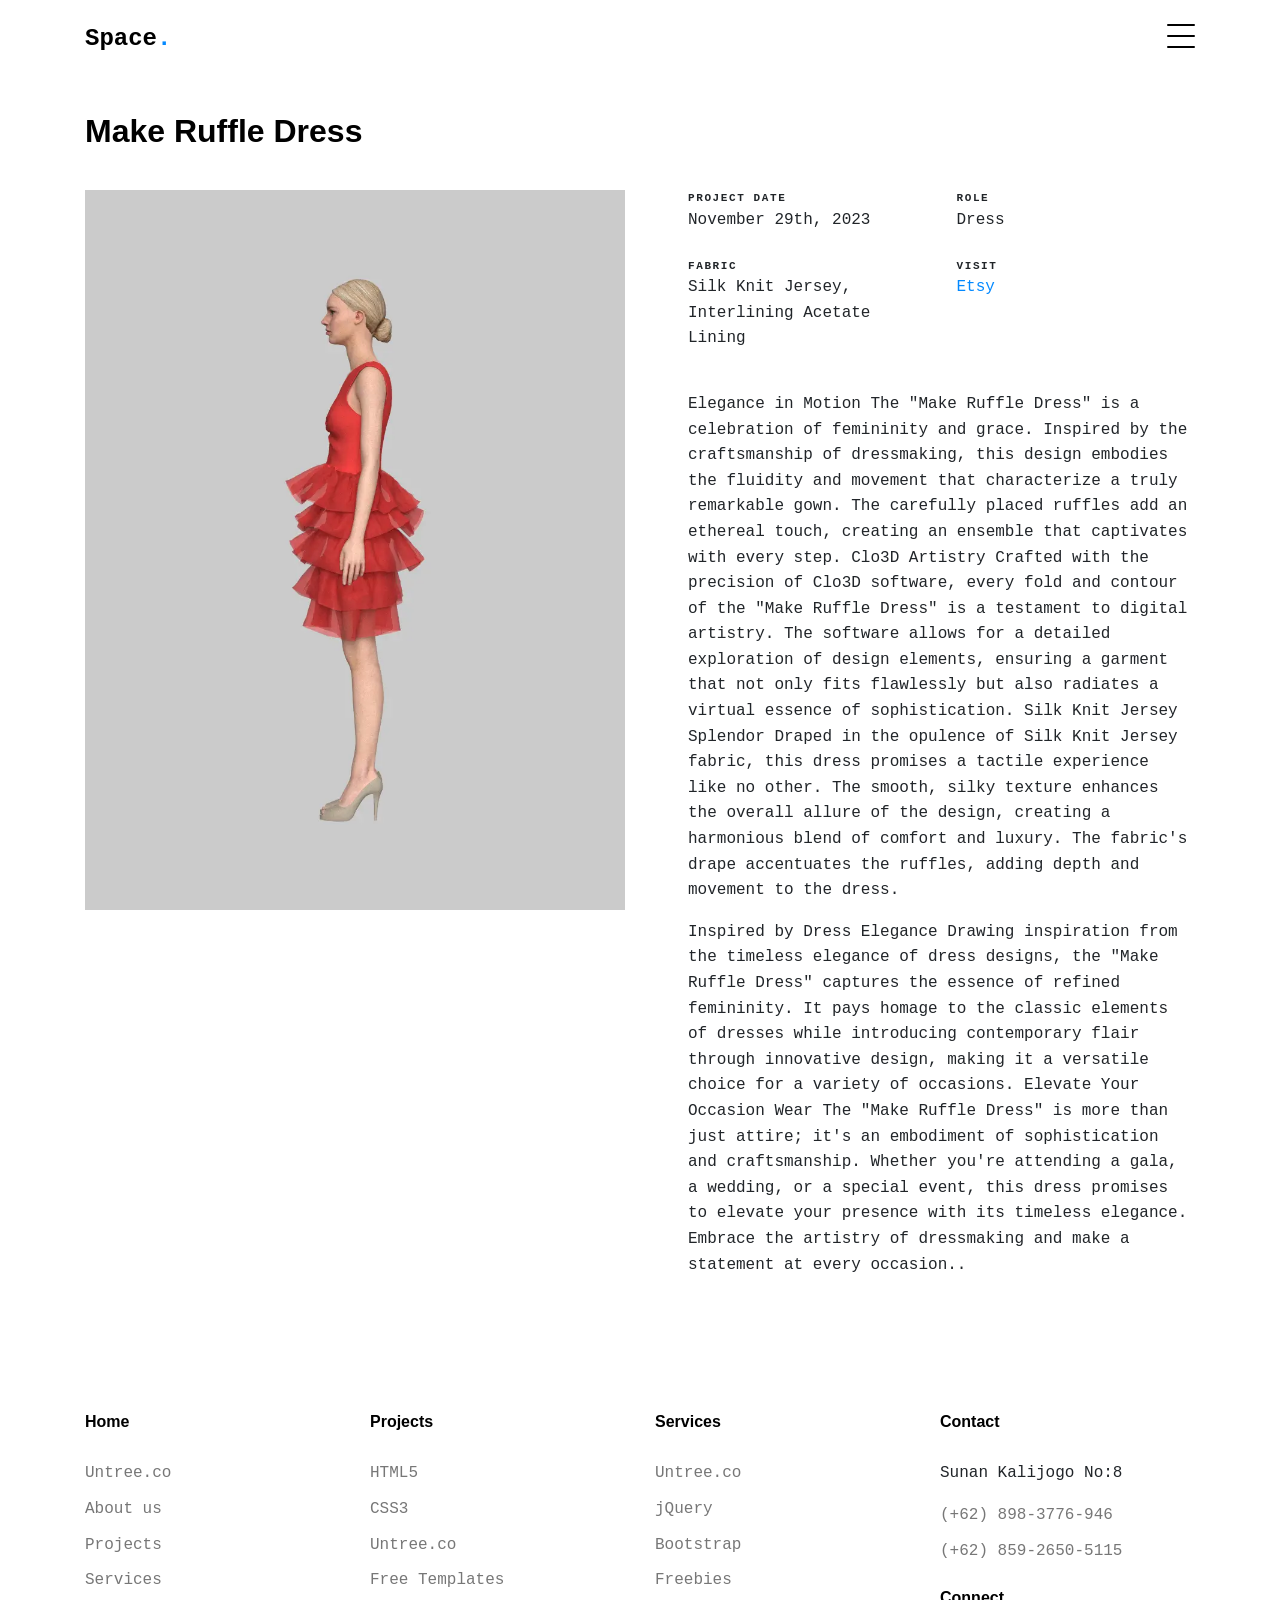
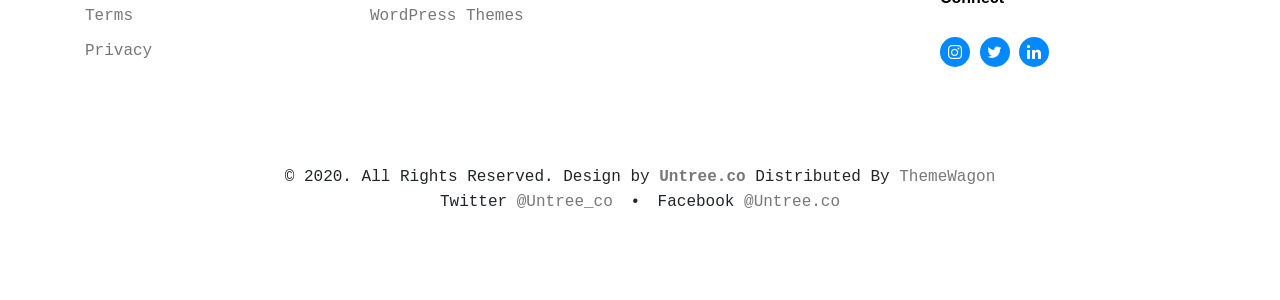
<file: portfolio-single-5.html>
<!-- /*
* Template Name: Minimal
* Template Author: Untree.co
* Author URI: https://untree.co/
* License: https://creativecommons.org/licenses/by/3.0/
*/ -->
<!doctype html>
<html lang="en">

<head>
  <meta charset="utf-8">
  <meta name="viewport" content="width=device-width, initial-scale=1, shrink-to-fit=no">
  <meta name="author" content="Untree.co">
  <link rel="shortcut icon" href="favicon.png">

  <meta name="description" content="" />
  <meta name="keywords" content="" />

  <link rel="preconnect" href="https://fonts.googleapis.com">
  <link rel="preconnect" href="https://fonts.gstatic.com" crossorigin>
  <link href="https://fonts.googleapis.com/css2?family=Montserrat:wght@400;700&family=PT+Mono&display=swap" rel="stylesheet" disabled>

  <link rel="stylesheet" href="css/bootstrap.min.css">
  <link rel="stylesheet" href="css/owl.carousel.min.css">
  <link rel="stylesheet" href="css/owl.theme.default.min.css">
  <link rel="stylesheet" href="css/jquery.fancybox.min.css">
  <link rel="stylesheet" href="fonts/icomoon/style.css">
  <link rel="stylesheet" href="fonts/flaticon/font/flaticon.css">
  <link rel="stylesheet" href="css/aos.css">
  <link rel="stylesheet" href="css/style.css">

  <title>Indra Septianto | Portofolio Design</title>
</head>

<body data-spy="scroll" data-target=".site-navbar-target" data-offset="100">


  <div class="site-mobile-menu site-navbar-target">
    <div class="site-mobile-menu-header">
      <div class="site-mobile-menu-close">
        <span class="icofont-close js-menu-toggle"></span>
      </div>
    </div>
    <div class="site-mobile-menu-body"></div>
  </div>
  
  <nav class="site-nav dark mb-5 site-navbar-target">
    <div class="container">
      <div class="site-navigation">
        <a href="index.html" class="logo m-0">Space<span class="text-primary">.</span></a>

        <ul class="js-clone-nav d-none d-lg-inline-none site-menu float-right">
          <li><a href="#home-section" class="nav-link active">Home</a></li>
          <li><a href="#portfolio-section">Portfolio</a></li>

          <li class="has-children">
            <a href="#about-section">About</a>
            <ul class="dropdown">
              <li><a href="elements.html">Elements</a></li>
              <li class="has-children">
                <a href="#">Menu Two</a>
                <ul class="dropdown">
                  <li><a href="#">Sub Menu One</a></li>
                  <li><a href="#">Sub Menu Two</a></li>
                  <li><a href="#">Sub Menu Three</a></li>
                </ul>
              </li>
              <li><a href="#">Menu Three</a></li>
            </ul>
          </li>
          <li><a href="services.html">Services</a></li>
          <li><a href="contact.html">Contact us</a></li>
        </ul>

        <a href="#" class="burger ml-auto float-right site-menu-toggle js-menu-toggle d-inline-block d-lg-inline-block" data-toggle="collapse" data-target="#main-navbar">
          <span></span>
        </a>

      </div>
    </div>
  </nav>



  


  <div class="untree_co-section untree_co-section-4 pb-0"  id="portfolio-section">
    <div class="container">
      <div class="portfolio-single-wrap unslate_co--section" id="portfolio-single-section">

        <div class="portfolio-single-inner">
          <h2 class="heading-portfolio-single-h2 text-black"> Make Ruffle Dress</h2>

          <div class="row mb-5 align-items-stretch">

            <div class="col-lg-6 mb-5 mb-lg-0">
              <img src="images/25.webp" alt="Image" class="img-fluid">
            </div>

            <div class="col-lg-6 pl-lg-5">
              <div class="row mb-3">
                <div class="col-sm-6 col-md-6 col-lg-6 mb-4">
                  <div class="detail-v1">
                    <span class="detail-label">Project Date</span>
                    <span class="detail-val">November 29th, 2023</span>
                  </div>
                </div>
                <div class="col-sm-6 col-md-6 col-lg-6 mb-4">
                  <div class="detail-v1">
                    <span class="detail-label">Role</span>
                    <span class="detail-val">Dress</span>
                  </div>
                </div>
                <div class="col-sm-6 col-md-6 col-lg-6 mb-4">
                  <div class="detail-v1">
                    <span class="detail-label">Fabric</span>
                    <span class="detail-val">Silk Knit Jersey, Interlining Acetate Lining</span>
                  </div>
                </div>
                <div class="col-sm-6 col-md-6 col-lg-6 mb-4">
                  <div class="detail-v1">
                    <span class="detail-label">Visit</span>
                    <span class="detail-val"><a href="https://www.etsy.com/listing/1614015526/3d-digital-garment-make-ruffle-dress-in">Etsy</a></span>
                  </div>
                </div>
              </div>

              <p>Elegance in Motion
                The "Make Ruffle Dress" is a celebration of femininity and grace. Inspired by the craftsmanship of dressmaking, this design embodies the fluidity and movement that characterize a truly remarkable gown. The carefully placed ruffles add an ethereal touch, creating an ensemble that captivates with every step.
                
                Clo3D Artistry
                Crafted with the precision of Clo3D software, every fold and contour of the "Make Ruffle Dress" is a testament to digital artistry. The software allows for a detailed exploration of design elements, ensuring a garment that not only fits flawlessly but also radiates a virtual essence of sophistication.
                
                Silk Knit Jersey Splendor
                Draped in the opulence of Silk Knit Jersey fabric, this dress promises a tactile experience like no other. The smooth, silky texture enhances the overall allure of the design, creating a harmonious blend of comfort and luxury. The fabric's drape accentuates the ruffles, adding depth and movement to the dress.</p>

              <p>Inspired by Dress Elegance
                Drawing inspiration from the timeless elegance of dress designs, the "Make Ruffle Dress" captures the essence of refined femininity. It pays homage to the classic elements of dresses while introducing contemporary flair through innovative design, making it a versatile choice for a variety of occasions.
                
                Elevate Your Occasion Wear
                The "Make Ruffle Dress" is more than just attire; it's an embodiment of sophistication and craftsmanship. Whether you're attending a gala, a wedding, or a special event, this dress promises to elevate your presence with its timeless elegance. Embrace the artistry of dressmaking and make a statement at every occasion..</p>

            </div>

          </div>
        </div>
      </div>
    </div>

    <div class="site-footer">
      <div class="container">

        <div class="row">
          <div class="col-lg-3">
            <div class="widget">
              <h3>Home</h3>
              <ul class="list-unstyled float-left links">
                <li><a href="#">Untree.co</a></li>
                <li><a href="#">About us</a></li>
                <li><a href="#">Projects</a></li>
                <li><a href="#">Services</a></li>
                <li><a href="#">Terms</a></li>
                <li><a href="#">Privacy</a></li>
              </ul>
            </div> <!-- /.widget -->
          </div> <!-- /.col-lg-3 -->

          <div class="col-lg-3">
            <div class="widget">
              <h3>Projects</h3>
              <ul class="list-unstyled float-left links">
                <li><a href="#">HTML5</a></li>
                <li><a href="#">CSS3</a></li>
                <li><a href="#">Untree.co</a></li>
                <li><a href="#">Free Templates</a></li>
                <li><a href="#">WordPress Themes</a></li>
              </ul>
            </div> <!-- /.widget -->
          </div> <!-- /.col-lg-3 -->

          <div class="col-lg-3">
            <div class="widget">
              <h3>Services</h3>
              <ul class="list-unstyled float-left links">
                <li><a href="#">Untree.co</a></li>
                <li><a href="#">jQuery</a></li>
                <li><a href="#">Bootstrap</a></li>
                <li><a href="#">Freebies</a></li>
              </ul>
            </div> <!-- /.widget -->
          </div> <!-- /.col-lg-3 -->


          <div class="col-lg-3">
            <div class="widget">
              <h3>Contact</h3>
              <address>Sunan Kalijogo No:8</address>
              <ul class="list-unstyled links mb-4">
                <li><a href="https://api.whatsapp.com/send/?phone=628983776946&text&app_absent=0">(+62) 898-3776-946</a></li>
                <li><a href="https://api.whatsapp.com/send/?phone=6285926505115&text&app_absent=0">(+62) 859-2650-5115</a></li>
              </ul>

              <h3>Connect</h3>
              <ul class="list-unstyled social">
                <li><a href="https://www.instagram.com/iseptianto/"><span class="icon-instagram"></span></a></li>
                <li><a href="https://twitter.com/iseptianto_"><span class="icon-twitter"></span></a></li>
                <li><a href="https://www.linkedin.com/in/indraseptianto/"><span class="icon-linkedin"></span></a></li>
              </ul>

            </div> <!-- /.widget -->
          </div> <!-- /.col-lg-3 -->

        </div> <!-- /.row -->





        <div class="row mt-5">
          <div class="col-12 text-center">
            <p class=" mb-0">&copy; 2020. All Rights Reserved. Design by <a href="https://untree.co/" target="_blank" class=""><strong>Untree.co</strong></a> Distributed By <a href="https://themewagon.com">ThemeWagon</a> </p>
            <p class="">
              <span class="mx-2">Twitter <a href="https://twitter.com/untree_co">@Untree_co</a></span>
              <span>&bullet;</span>
              <span class="mx-2">Facebook <a href="https://web.facebook.com/Untree.co">@Untree.co</a></span>
            </p>

          </div>
        </div>
      </div> <!-- /.container -->
    </div> <!-- /.site-footer -->


    <script src="js/jquery-3.4.1.min.js"></script>
    <script src="js/popper.min.js"></script>
    <script src="js/bootstrap.min.js"></script>
    <script src="js/owl.carousel.min.js"></script>
    <script src="js/jquery.animateNumber.min.js"></script>
    <script src="js/jquery.waypoints.min.js"></script>
    <script src="js/jquery.fancybox.min.js"></script>
    <script src="js/aos.js"></script>
    <script src="js/wave-animate.js"></script>
    <script src="js/circle-progress.js"></script>
    <script src="js/imagesloaded.pkgd.js"></script>
    <script src="js/isotope.pkgd.min.js"></script>
    <script src="js/jquery.easing.1.3.js"></script>
    <script src="js/TweenMax.min.js"></script>
    <script src="js/ScrollMagic.min.js"></script>
    <script src="js/scrollmagic.animation.gsap.min.js"></script>

    <script src="js/custom.js"></script>
    
  </body>

  </html>
</file>
<file: fonts/icomoon/style.css>
@font-face {
  font-family: "icomoon";
  src: url(fonts/icomoon.eot?10si43);
  src: url(fonts/icomoon.eot?10si43#iefix) format("embedded-opentype"),
    url(fonts/icomoon.ttf?10si43) format("truetype"),
    url(fonts/icomoon.woff?10si43) format("woff"),
    url(fonts/icomoon.svg?10si43#icomoon) format("svg");
  font-weight: 400;
  font-style: normal;
  font-display: swap;
}
[class^="icon-"],
[class*=" icon-"] {
  font-family: "icomoon" !important;
  speak: none;
  font-style: normal;
  font-weight: 400;
  font-variant: normal;
  text-transform: none;
  line-height: 1;
  -webkit-font-smoothing: antialiased;
  -moz-osx-font-smoothing: grayscale;
}
.icon-asterisk:before {
  content: "\f069";
}
.icon-plus:before {
  content: "\f067";
}
.icon-question:before {
  content: "\f128";
}
.icon-minus:before {
  content: "\f068";
}
.icon-glass:before {
  content: "\f000";
}
.icon-music:before {
  content: "\f001";
}
.icon-search:before {
  content: "\f002";
}
.icon-envelope-o:before {
  content: "\f003";
}
.icon-heart:before {
  content: "\f004";
}
.icon-star:before {
  content: "\f005";
}
.icon-star-o:before {
  content: "\f006";
}
.icon-user:before {
  content: "\f007";
}
.icon-film:before {
  content: "\f008";
}
.icon-th-large:before {
  content: "\f009";
}
.icon-th:before {
  content: "\f00a";
}
.icon-th-list:before {
  content: "\f00b";
}
.icon-check:before {
  content: "\f00c";
}
.icon-close:before {
  content: "\f00d";
}
.icon-remove:before {
  content: "\f00d";
}
.icon-times:before {
  content: "\f00d";
}
.icon-search-plus:before {
  content: "\f00e";
}
.icon-search-minus:before {
  content: "\f010";
}
.icon-power-off:before {
  content: "\f011";
}
.icon-signal:before {
  content: "\f012";
}
.icon-cog:before {
  content: "\f013";
}
.icon-gear:before {
  content: "\f013";
}
.icon-trash-o:before {
  content: "\f014";
}
.icon-home:before {
  content: "\f015";
}
.icon-file-o:before {
  content: "\f016";
}
.icon-clock-o:before {
  content: "\f017";
}
.icon-road:before {
  content: "\f018";
}
.icon-download:before {
  content: "\f019";
}
.icon-arrow-circle-o-down:before {
  content: "\f01a";
}
.icon-arrow-circle-o-up:before {
  content: "\f01b";
}
.icon-inbox:before {
  content: "\f01c";
}
.icon-play-circle-o:before {
  content: "\f01d";
}
.icon-repeat:before {
  content: "\f01e";
}
.icon-rotate-right:before {
  content: "\f01e";
}
.icon-refresh:before {
  content: "\f021";
}
.icon-list-alt:before {
  content: "\f022";
}
.icon-lock:before {
  content: "\f023";
}
.icon-flag:before {
  content: "\f024";
}
.icon-headphones:before {
  content: "\f025";
}
.icon-volume-off:before {
  content: "\f026";
}
.icon-volume-down:before {
  content: "\f027";
}
.icon-volume-up:before {
  content: "\f028";
}
.icon-qrcode:before {
  content: "\f029";
}
.icon-barcode:before {
  content: "\f02a";
}
.icon-tag:before {
  content: "\f02b";
}
.icon-tags:before {
  content: "\f02c";
}
.icon-book:before {
  content: "\f02d";
}
.icon-bookmark:before {
  content: "\f02e";
}
.icon-print:before {
  content: "\f02f";
}
.icon-camera:before {
  content: "\f030";
}
.icon-font:before {
  content: "\f031";
}
.icon-bold:before {
  content: "\f032";
}
.icon-italic:before {
  content: "\f033";
}
.icon-text-height:before {
  content: "\f034";
}
.icon-text-width:before {
  content: "\f035";
}
.icon-align-left:before {
  content: "\f036";
}
.icon-align-center:before {
  content: "\f037";
}
.icon-align-right:before {
  content: "\f038";
}
.icon-align-justify:before {
  content: "\f039";
}
.icon-list:before {
  content: "\f03a";
}
.icon-dedent:before {
  content: "\f03b";
}
.icon-outdent:before {
  content: "\f03b";
}
.icon-indent:before {
  content: "\f03c";
}
.icon-video-camera:before {
  content: "\f03d";
}
.icon-image:before {
  content: "\f03e";
}
.icon-photo:before {
  content: "\f03e";
}
.icon-picture-o:before {
  content: "\f03e";
}
.icon-pencil:before {
  content: "\f040";
}
.icon-map-marker:before {
  content: "\f041";
}
.icon-adjust:before {
  content: "\f042";
}
.icon-tint:before {
  content: "\f043";
}
.icon-edit:before {
  content: "\f044";
}
.icon-pencil-square-o:before {
  content: "\f044";
}
.icon-share-square-o:before {
  content: "\f045";
}
.icon-check-square-o:before {
  content: "\f046";
}
.icon-arrows:before {
  content: "\f047";
}
.icon-step-backward:before {
  content: "\f048";
}
.icon-fast-backward:before {
  content: "\f049";
}
.icon-backward:before {
  content: "\f04a";
}
.icon-play:before {
  content: "\f04b";
}
.icon-pause:before {
  content: "\f04c";
}
.icon-stop:before {
  content: "\f04d";
}
.icon-forward:before {
  content: "\f04e";
}
.icon-fast-forward:before {
  content: "\f050";
}
.icon-step-forward:before {
  content: "\f051";
}
.icon-eject:before {
  content: "\f052";
}
.icon-chevron-left:before {
  content: "\f053";
}
.icon-chevron-right:before {
  content: "\f054";
}
.icon-plus-circle:before {
  content: "\f055";
}
.icon-minus-circle:before {
  content: "\f056";
}
.icon-times-circle:before {
  content: "\f057";
}
.icon-check-circle:before {
  content: "\f058";
}
.icon-question-circle:before {
  content: "\f059";
}
.icon-info-circle:before {
  content: "\f05a";
}
.icon-crosshairs:before {
  content: "\f05b";
}
.icon-times-circle-o:before {
  content: "\f05c";
}
.icon-check-circle-o:before {
  content: "\f05d";
}
.icon-ban:before {
  content: "\f05e";
}
.icon-arrow-left:before {
  content: "\f060";
}
.icon-arrow-right:before {
  content: "\f061";
}
.icon-arrow-up:before {
  content: "\f062";
}
.icon-arrow-down:before {
  content: "\f063";
}
.icon-mail-forward:before {
  content: "\f064";
}
.icon-share:before {
  content: "\f064";
}
.icon-expand:before {
  content: "\f065";
}
.icon-compress:before {
  content: "\f066";
}
.icon-exclamation-circle:before {
  content: "\f06a";
}
.icon-gift:before {
  content: "\f06b";
}
.icon-leaf:before {
  content: "\f06c";
}
.icon-fire:before {
  content: "\f06d";
}
.icon-eye:before {
  content: "\f06e";
}
.icon-eye-slash:before {
  content: "\f070";
}
.icon-exclamation-triangle:before {
  content: "\f071";
}
.icon-warning:before {
  content: "\f071";
}
.icon-plane:before {
  content: "\f072";
}
.icon-calendar:before {
  content: "\f073";
}
.icon-random:before {
  content: "\f074";
}
.icon-comment:before {
  content: "\f075";
}
.icon-magnet:before {
  content: "\f076";
}
.icon-chevron-up:before {
  content: "\f077";
}
.icon-chevron-down:before {
  content: "\f078";
}
.icon-retweet:before {
  content: "\f079";
}
.icon-shopping-cart:before {
  content: "\f07a";
}
.icon-folder:before {
  content: "\f07b";
}
.icon-folder-open:before {
  content: "\f07c";
}
.icon-arrows-v:before {
  content: "\f07d";
}
.icon-arrows-h:before {
  content: "\f07e";
}
.icon-bar-chart:before {
  content: "\f080";
}
.icon-bar-chart-o:before {
  content: "\f080";
}
.icon-twitter-square:before {
  content: "\f081";
}
.icon-facebook-square:before {
  content: "\f082";
}
.icon-camera-retro:before {
  content: "\f083";
}
.icon-key:before {
  content: "\f084";
}
.icon-cogs:before {
  content: "\f085";
}
.icon-gears:before {
  content: "\f085";
}
.icon-comments:before {
  content: "\f086";
}
.icon-thumbs-o-up:before {
  content: "\f087";
}
.icon-thumbs-o-down:before {
  content: "\f088";
}
.icon-star-half:before {
  content: "\f089";
}
.icon-heart-o:before {
  content: "\f08a";
}
.icon-sign-out:before {
  content: "\f08b";
}
.icon-linkedin-square:before {
  content: "\f08c";
}
.icon-thumb-tack:before {
  content: "\f08d";
}
.icon-external-link:before {
  content: "\f08e";
}
.icon-sign-in:before {
  content: "\f090";
}
.icon-trophy:before {
  content: "\f091";
}
.icon-github-square:before {
  content: "\f092";
}
.icon-upload:before {
  content: "\f093";
}
.icon-lemon-o:before {
  content: "\f094";
}
.icon-phone:before {
  content: "\f095";
}
.icon-square-o:before {
  content: "\f096";
}
.icon-bookmark-o:before {
  content: "\f097";
}
.icon-phone-square:before {
  content: "\f098";
}
.icon-twitter:before {
  content: "\f099";
}
.icon-facebook:before {
  content: "\f09a";
}
.icon-facebook-f:before {
  content: "\f09a";
}
.icon-github:before {
  content: "\f09b";
}
.icon-unlock:before {
  content: "\f09c";
}
.icon-credit-card:before {
  content: "\f09d";
}
.icon-feed:before {
  content: "\f09e";
}
.icon-rss:before {
  content: "\f09e";
}
.icon-hdd-o:before {
  content: "\f0a0";
}
.icon-bullhorn:before {
  content: "\f0a1";
}
.icon-bell-o:before {
  content: "\f0a2";
}
.icon-certificate:before {
  content: "\f0a3";
}
.icon-hand-o-right:before {
  content: "\f0a4";
}
.icon-hand-o-left:before {
  content: "\f0a5";
}
.icon-hand-o-up:before {
  content: "\f0a6";
}
.icon-hand-o-down:before {
  content: "\f0a7";
}
.icon-arrow-circle-left:before {
  content: "\f0a8";
}
.icon-arrow-circle-right:before {
  content: "\f0a9";
}
.icon-arrow-circle-up:before {
  content: "\f0aa";
}
.icon-arrow-circle-down:before {
  content: "\f0ab";
}
.icon-globe:before {
  content: "\f0ac";
}
.icon-wrench:before {
  content: "\f0ad";
}
.icon-tasks:before {
  content: "\f0ae";
}
.icon-filter:before {
  content: "\f0b0";
}
.icon-briefcase:before {
  content: "\f0b1";
}
.icon-arrows-alt:before {
  content: "\f0b2";
}
.icon-group:before {
  content: "\f0c0";
}
.icon-users:before {
  content: "\f0c0";
}
.icon-chain:before {
  content: "\f0c1";
}
.icon-link:before {
  content: "\f0c1";
}
.icon-cloud:before {
  content: "\f0c2";
}
.icon-flask:before {
  content: "\f0c3";
}
.icon-cut:before {
  content: "\f0c4";
}
.icon-scissors:before {
  content: "\f0c4";
}
.icon-copy:before {
  content: "\f0c5";
}
.icon-files-o:before {
  content: "\f0c5";
}
.icon-paperclip:before {
  content: "\f0c6";
}
.icon-floppy-o:before {
  content: "\f0c7";
}
.icon-save:before {
  content: "\f0c7";
}
.icon-square:before {
  content: "\f0c8";
}
.icon-bars:before {
  content: "\f0c9";
}
.icon-navicon:before {
  content: "\f0c9";
}
.icon-reorder:before {
  content: "\f0c9";
}
.icon-list-ul:before {
  content: "\f0ca";
}
.icon-list-ol:before {
  content: "\f0cb";
}
.icon-strikethrough:before {
  content: "\f0cc";
}
.icon-underline:before {
  content: "\f0cd";
}
.icon-table:before {
  content: "\f0ce";
}
.icon-magic:before {
  content: "\f0d0";
}
.icon-truck:before {
  content: "\f0d1";
}
.icon-pinterest:before {
  content: "\f0d2";
}
.icon-pinterest-square:before {
  content: "\f0d3";
}
.icon-google-plus-square:before {
  content: "\f0d4";
}
.icon-google-plus:before {
  content: "\f0d5";
}
.icon-money:before {
  content: "\f0d6";
}
.icon-caret-down:before {
  content: "\f0d7";
}
.icon-caret-up:before {
  content: "\f0d8";
}
.icon-caret-left:before {
  content: "\f0d9";
}
.icon-caret-right:before {
  content: "\f0da";
}
.icon-columns:before {
  content: "\f0db";
}
.icon-sort:before {
  content: "\f0dc";
}
.icon-unsorted:before {
  content: "\f0dc";
}
.icon-sort-desc:before {
  content: "\f0dd";
}
.icon-sort-down:before {
  content: "\f0dd";
}
.icon-sort-asc:before {
  content: "\f0de";
}
.icon-sort-up:before {
  content: "\f0de";
}
.icon-envelope:before {
  content: "\f0e0";
}
.icon-linkedin:before {
  content: "\f0e1";
}
.icon-rotate-left:before {
  content: "\f0e2";
}
.icon-undo:before {
  content: "\f0e2";
}
.icon-gavel:before {
  content: "\f0e3";
}
.icon-legal:before {
  content: "\f0e3";
}
.icon-dashboard:before {
  content: "\f0e4";
}
.icon-tachometer:before {
  content: "\f0e4";
}
.icon-comment-o:before {
  content: "\f0e5";
}
.icon-comments-o:before {
  content: "\f0e6";
}
.icon-bolt:before {
  content: "\f0e7";
}
.icon-flash:before {
  content: "\f0e7";
}
.icon-sitemap:before {
  content: "\f0e8";
}
.icon-umbrella:before {
  content: "\f0e9";
}
.icon-clipboard:before {
  content: "\f0ea";
}
.icon-paste:before {
  content: "\f0ea";
}
.icon-lightbulb-o:before {
  content: "\f0eb";
}
.icon-exchange:before {
  content: "\f0ec";
}
.icon-cloud-download:before {
  content: "\f0ed";
}
.icon-cloud-upload:before {
  content: "\f0ee";
}
.icon-user-md:before {
  content: "\f0f0";
}
.icon-stethoscope:before {
  content: "\f0f1";
}
.icon-suitcase:before {
  content: "\f0f2";
}
.icon-bell:before {
  content: "\f0f3";
}
.icon-coffee:before {
  content: "\f0f4";
}
.icon-cutlery:before {
  content: "\f0f5";
}
.icon-file-text-o:before {
  content: "\f0f6";
}
.icon-building-o:before {
  content: "\f0f7";
}
.icon-hospital-o:before {
  content: "\f0f8";
}
.icon-ambulance:before {
  content: "\f0f9";
}
.icon-medkit:before {
  content: "\f0fa";
}
.icon-fighter-jet:before {
  content: "\f0fb";
}
.icon-beer:before {
  content: "\f0fc";
}
.icon-h-square:before {
  content: "\f0fd";
}
.icon-plus-square:before {
  content: "\f0fe";
}
.icon-angle-double-left:before {
  content: "\f100";
}
.icon-angle-double-right:before {
  content: "\f101";
}
.icon-angle-double-up:before {
  content: "\f102";
}
.icon-angle-double-down:before {
  content: "\f103";
}
.icon-angle-left:before {
  content: "\f104";
}
.icon-angle-right:before {
  content: "\f105";
}
.icon-angle-up:before {
  content: "\f106";
}
.icon-angle-down:before {
  content: "\f107";
}
.icon-desktop:before {
  content: "\f108";
}
.icon-laptop:before {
  content: "\f109";
}
.icon-tablet:before {
  content: "\f10a";
}
.icon-mobile:before {
  content: "\f10b";
}
.icon-mobile-phone:before {
  content: "\f10b";
}
.icon-circle-o:before {
  content: "\f10c";
}
.icon-quote-left:before {
  content: "\f10d";
}
.icon-quote-right:before {
  content: "\f10e";
}
.icon-spinner:before {
  content: "\f110";
}
.icon-circle:before {
  content: "\f111";
}
.icon-mail-reply:before {
  content: "\f112";
}
.icon-reply:before {
  content: "\f112";
}
.icon-github-alt:before {
  content: "\f113";
}
.icon-folder-o:before {
  content: "\f114";
}
.icon-folder-open-o:before {
  content: "\f115";
}
.icon-smile-o:before {
  content: "\f118";
}
.icon-frown-o:before {
  content: "\f119";
}
.icon-meh-o:before {
  content: "\f11a";
}
.icon-gamepad:before {
  content: "\f11b";
}
.icon-keyboard-o:before {
  content: "\f11c";
}
.icon-flag-o:before {
  content: "\f11d";
}
.icon-flag-checkered:before {
  content: "\f11e";
}
.icon-terminal:before {
  content: "\f120";
}
.icon-code:before {
  content: "\f121";
}
.icon-mail-reply-all:before {
  content: "\f122";
}
.icon-reply-all:before {
  content: "\f122";
}
.icon-star-half-empty:before {
  content: "\f123";
}
.icon-star-half-full:before {
  content: "\f123";
}
.icon-star-half-o:before {
  content: "\f123";
}
.icon-location-arrow:before {
  content: "\f124";
}
.icon-crop:before {
  content: "\f125";
}
.icon-code-fork:before {
  content: "\f126";
}
.icon-chain-broken:before {
  content: "\f127";
}
.icon-unlink:before {
  content: "\f127";
}
.icon-info:before {
  content: "\f129";
}
.icon-exclamation:before {
  content: "\f12a";
}
.icon-superscript:before {
  content: "\f12b";
}
.icon-subscript:before {
  content: "\f12c";
}
.icon-eraser:before {
  content: "\f12d";
}
.icon-puzzle-piece:before {
  content: "\f12e";
}
.icon-microphone:before {
  content: "\f130";
}
.icon-microphone-slash:before {
  content: "\f131";
}
.icon-shield:before {
  content: "\f132";
}
.icon-calendar-o:before {
  content: "\f133";
}
.icon-fire-extinguisher:before {
  content: "\f134";
}
.icon-rocket:before {
  content: "\f135";
}
.icon-maxcdn:before {
  content: "\f136";
}
.icon-chevron-circle-left:before {
  content: "\f137";
}
.icon-chevron-circle-right:before {
  content: "\f138";
}
.icon-chevron-circle-up:before {
  content: "\f139";
}
.icon-chevron-circle-down:before {
  content: "\f13a";
}
.icon-html5:before {
  content: "\f13b";
}
.icon-css3:before {
  content: "\f13c";
}
.icon-anchor:before {
  content: "\f13d";
}
.icon-unlock-alt:before {
  content: "\f13e";
}
.icon-bullseye:before {
  content: "\f140";
}
.icon-ellipsis-h:before {
  content: "\f141";
}
.icon-ellipsis-v:before {
  content: "\f142";
}
.icon-rss-square:before {
  content: "\f143";
}
.icon-play-circle:before {
  content: "\f144";
}
.icon-ticket:before {
  content: "\f145";
}
.icon-minus-square:before {
  content: "\f146";
}
.icon-minus-square-o:before {
  content: "\f147";
}
.icon-level-up:before {
  content: "\f148";
}
.icon-level-down:before {
  content: "\f149";
}
.icon-check-square:before {
  content: "\f14a";
}
.icon-pencil-square:before {
  content: "\f14b";
}
.icon-external-link-square:before {
  content: "\f14c";
}
.icon-share-square:before {
  content: "\f14d";
}
.icon-compass:before {
  content: "\f14e";
}
.icon-caret-square-o-down:before {
  content: "\f150";
}
.icon-toggle-down:before {
  content: "\f150";
}
.icon-caret-square-o-up:before {
  content: "\f151";
}
.icon-toggle-up:before {
  content: "\f151";
}
.icon-caret-square-o-right:before {
  content: "\f152";
}
.icon-toggle-right:before {
  content: "\f152";
}
.icon-eur:before {
  content: "\f153";
}
.icon-euro:before {
  content: "\f153";
}
.icon-gbp:before {
  content: "\f154";
}
.icon-dollar:before {
  content: "\f155";
}
.icon-usd:before {
  content: "\f155";
}
.icon-inr:before {
  content: "\f156";
}
.icon-rupee:before {
  content: "\f156";
}
.icon-cny:before {
  content: "\f157";
}
.icon-jpy:before {
  content: "\f157";
}
.icon-rmb:before {
  content: "\f157";
}
.icon-yen:before {
  content: "\f157";
}
.icon-rouble:before {
  content: "\f158";
}
.icon-rub:before {
  content: "\f158";
}
.icon-ruble:before {
  content: "\f158";
}
.icon-krw:before {
  content: "\f159";
}
.icon-won:before {
  content: "\f159";
}
.icon-bitcoin:before {
  content: "\f15a";
}
.icon-btc:before {
  content: "\f15a";
}
.icon-file:before {
  content: "\f15b";
}
.icon-file-text:before {
  content: "\f15c";
}
.icon-sort-alpha-asc:before {
  content: "\f15d";
}
.icon-sort-alpha-desc:before {
  content: "\f15e";
}
.icon-sort-amount-asc:before {
  content: "\f160";
}
.icon-sort-amount-desc:before {
  content: "\f161";
}
.icon-sort-numeric-asc:before {
  content: "\f162";
}
.icon-sort-numeric-desc:before {
  content: "\f163";
}
.icon-thumbs-up:before {
  content: "\f164";
}
.icon-thumbs-down:before {
  content: "\f165";
}
.icon-youtube-square:before {
  content: "\f166";
}
.icon-youtube:before {
  content: "\f167";
}
.icon-xing:before {
  content: "\f168";
}
.icon-xing-square:before {
  content: "\f169";
}
.icon-youtube-play:before {
  content: "\f16a";
}
.icon-dropbox:before {
  content: "\f16b";
}
.icon-stack-overflow:before {
  content: "\f16c";
}
.icon-instagram:before {
  content: "\f16d";
}
.icon-flickr:before {
  content: "\f16e";
}
.icon-adn:before {
  content: "\f170";
}
.icon-bitbucket:before {
  content: "\f171";
}
.icon-bitbucket-square:before {
  content: "\f172";
}
.icon-tumblr:before {
  content: "\f173";
}
.icon-tumblr-square:before {
  content: "\f174";
}
.icon-long-arrow-down:before {
  content: "\f175";
}
.icon-long-arrow-up:before {
  content: "\f176";
}
.icon-long-arrow-left:before {
  content: "\f177";
}
.icon-long-arrow-right:before {
  content: "\f178";
}
.icon-apple:before {
  content: "\f179";
}
.icon-windows:before {
  content: "\f17a";
}
.icon-android:before {
  content: "\f17b";
}
.icon-linux:before {
  content: "\f17c";
}
.icon-dribbble:before {
  content: "\f17d";
}
.icon-skype:before {
  content: "\f17e";
}
.icon-foursquare:before {
  content: "\f180";
}
.icon-trello:before {
  content: "\f181";
}
.icon-female:before {
  content: "\f182";
}
.icon-male:before {
  content: "\f183";
}
.icon-gittip:before {
  content: "\f184";
}
.icon-gratipay:before {
  content: "\f184";
}
.icon-sun-o:before {
  content: "\f185";
}
.icon-moon-o:before {
  content: "\f186";
}
.icon-archive:before {
  content: "\f187";
}
.icon-bug:before {
  content: "\f188";
}
.icon-vk:before {
  content: "\f189";
}
.icon-weibo:before {
  content: "\f18a";
}
.icon-renren:before {
  content: "\f18b";
}
.icon-pagelines:before {
  content: "\f18c";
}
.icon-stack-exchange:before {
  content: "\f18d";
}
.icon-arrow-circle-o-right:before {
  content: "\f18e";
}
.icon-arrow-circle-o-left:before {
  content: "\f190";
}
.icon-caret-square-o-left:before {
  content: "\f191";
}
.icon-toggle-left:before {
  content: "\f191";
}
.icon-dot-circle-o:before {
  content: "\f192";
}
.icon-wheelchair:before {
  content: "\f193";
}
.icon-vimeo-square:before {
  content: "\f194";
}
.icon-try:before {
  content: "\f195";
}
.icon-turkish-lira:before {
  content: "\f195";
}
.icon-plus-square-o:before {
  content: "\f196";
}
.icon-space-shuttle:before {
  content: "\f197";
}
.icon-slack:before {
  content: "\f198";
}
.icon-envelope-square:before {
  content: "\f199";
}
.icon-wordpress:before {
  content: "\f19a";
}
.icon-openid:before {
  content: "\f19b";
}
.icon-bank:before {
  content: "\f19c";
}
.icon-institution:before {
  content: "\f19c";
}
.icon-university:before {
  content: "\f19c";
}
.icon-graduation-cap:before {
  content: "\f19d";
}
.icon-mortar-board:before {
  content: "\f19d";
}
.icon-yahoo:before {
  content: "\f19e";
}
.icon-google:before {
  content: "\f1a0";
}
.icon-reddit:before {
  content: "\f1a1";
}
.icon-reddit-square:before {
  content: "\f1a2";
}
.icon-stumbleupon-circle:before {
  content: "\f1a3";
}
.icon-stumbleupon:before {
  content: "\f1a4";
}
.icon-delicious:before {
  content: "\f1a5";
}
.icon-digg:before {
  content: "\f1a6";
}
.icon-pied-piper-pp:before {
  content: "\f1a7";
}
.icon-pied-piper-alt:before {
  content: "\f1a8";
}
.icon-drupal:before {
  content: "\f1a9";
}
.icon-joomla:before {
  content: "\f1aa";
}
.icon-language:before {
  content: "\f1ab";
}
.icon-fax:before {
  content: "\f1ac";
}
.icon-building:before {
  content: "\f1ad";
}
.icon-child:before {
  content: "\f1ae";
}
.icon-paw:before {
  content: "\f1b0";
}
.icon-spoon:before {
  content: "\f1b1";
}
.icon-cube:before {
  content: "\f1b2";
}
.icon-cubes:before {
  content: "\f1b3";
}
.icon-behance:before {
  content: "\f1b4";
}
.icon-behance-square:before {
  content: "\f1b5";
}
.icon-steam:before {
  content: "\f1b6";
}
.icon-steam-square:before {
  content: "\f1b7";
}
.icon-recycle:before {
  content: "\f1b8";
}
.icon-automobile:before {
  content: "\f1b9";
}
.icon-car:before {
  content: "\f1b9";
}
.icon-cab:before {
  content: "\f1ba";
}
.icon-taxi:before {
  content: "\f1ba";
}
.icon-tree:before {
  content: "\f1bb";
}
.icon-spotify:before {
  content: "\f1bc";
}
.icon-deviantart:before {
  content: "\f1bd";
}
.icon-soundcloud:before {
  content: "\f1be";
}
.icon-database:before {
  content: "\f1c0";
}
.icon-file-pdf-o:before {
  content: "\f1c1";
}
.icon-file-word-o:before {
  content: "\f1c2";
}
.icon-file-excel-o:before {
  content: "\f1c3";
}
.icon-file-powerpoint-o:before {
  content: "\f1c4";
}
.icon-file-image-o:before {
  content: "\f1c5";
}
.icon-file-photo-o:before {
  content: "\f1c5";
}
.icon-file-picture-o:before {
  content: "\f1c5";
}
.icon-file-archive-o:before {
  content: "\f1c6";
}
.icon-file-zip-o:before {
  content: "\f1c6";
}
.icon-file-audio-o:before {
  content: "\f1c7";
}
.icon-file-sound-o:before {
  content: "\f1c7";
}
.icon-file-movie-o:before {
  content: "\f1c8";
}
.icon-file-video-o:before {
  content: "\f1c8";
}
.icon-file-code-o:before {
  content: "\f1c9";
}
.icon-vine:before {
  content: "\f1ca";
}
.icon-codepen:before {
  content: "\f1cb";
}
.icon-jsfiddle:before {
  content: "\f1cc";
}
.icon-life-bouy:before {
  content: "\f1cd";
}
.icon-life-buoy:before {
  content: "\f1cd";
}
.icon-life-ring:before {
  content: "\f1cd";
}
.icon-life-saver:before {
  content: "\f1cd";
}
.icon-support:before {
  content: "\f1cd";
}
.icon-circle-o-notch:before {
  content: "\f1ce";
}
.icon-ra:before {
  content: "\f1d0";
}
.icon-rebel:before {
  content: "\f1d0";
}
.icon-resistance:before {
  content: "\f1d0";
}
.icon-empire:before {
  content: "\f1d1";
}
.icon-ge:before {
  content: "\f1d1";
}
.icon-git-square:before {
  content: "\f1d2";
}
.icon-git:before {
  content: "\f1d3";
}
.icon-hacker-news:before {
  content: "\f1d4";
}
.icon-y-combinator-square:before {
  content: "\f1d4";
}
.icon-yc-square:before {
  content: "\f1d4";
}
.icon-tencent-weibo:before {
  content: "\f1d5";
}
.icon-qq:before {
  content: "\f1d6";
}
.icon-wechat:before {
  content: "\f1d7";
}
.icon-weixin:before {
  content: "\f1d7";
}
.icon-paper-plane:before {
  content: "\f1d8";
}
.icon-send:before {
  content: "\f1d8";
}
.icon-paper-plane-o:before {
  content: "\f1d9";
}
.icon-send-o:before {
  content: "\f1d9";
}
.icon-history:before {
  content: "\f1da";
}
.icon-circle-thin:before {
  content: "\f1db";
}
.icon-header:before {
  content: "\f1dc";
}
.icon-paragraph:before {
  content: "\f1dd";
}
.icon-sliders:before {
  content: "\f1de";
}
.icon-share-alt:before {
  content: "\f1e0";
}
.icon-share-alt-square:before {
  content: "\f1e1";
}
.icon-bomb:before {
  content: "\f1e2";
}
.icon-futbol-o:before {
  content: "\f1e3";
}
.icon-soccer-ball-o:before {
  content: "\f1e3";
}
.icon-tty:before {
  content: "\f1e4";
}
.icon-binoculars:before {
  content: "\f1e5";
}
.icon-plug:before {
  content: "\f1e6";
}
.icon-slideshare:before {
  content: "\f1e7";
}
.icon-twitch:before {
  content: "\f1e8";
}
.icon-yelp:before {
  content: "\f1e9";
}
.icon-newspaper-o:before {
  content: "\f1ea";
}
.icon-wifi:before {
  content: "\f1eb";
}
.icon-calculator:before {
  content: "\f1ec";
}
.icon-paypal:before {
  content: "\f1ed";
}
.icon-google-wallet:before {
  content: "\f1ee";
}
.icon-cc-visa:before {
  content: "\f1f0";
}
.icon-cc-mastercard:before {
  content: "\f1f1";
}
.icon-cc-discover:before {
  content: "\f1f2";
}
.icon-cc-amex:before {
  content: "\f1f3";
}
.icon-cc-paypal:before {
  content: "\f1f4";
}
.icon-cc-stripe:before {
  content: "\f1f5";
}
.icon-bell-slash:before {
  content: "\f1f6";
}
.icon-bell-slash-o:before {
  content: "\f1f7";
}
.icon-trash:before {
  content: "\f1f8";
}
.icon-copyright:before {
  content: "\f1f9";
}
.icon-at:before {
  content: "\f1fa";
}
.icon-eyedropper:before {
  content: "\f1fb";
}
.icon-paint-brush:before {
  content: "\f1fc";
}
.icon-birthday-cake:before {
  content: "\f1fd";
}
.icon-area-chart:before {
  content: "\f1fe";
}
.icon-pie-chart:before {
  content: "\f200";
}
.icon-line-chart:before {
  content: "\f201";
}
.icon-lastfm:before {
  content: "\f202";
}
.icon-lastfm-square:before {
  content: "\f203";
}
.icon-toggle-off:before {
  content: "\f204";
}
.icon-toggle-on:before {
  content: "\f205";
}
.icon-bicycle:before {
  content: "\f206";
}
.icon-bus:before {
  content: "\f207";
}
.icon-ioxhost:before {
  content: "\f208";
}
.icon-angellist:before {
  content: "\f209";
}
.icon-cc:before {
  content: "\f20a";
}
.icon-ils:before {
  content: "\f20b";
}
.icon-shekel:before {
  content: "\f20b";
}
.icon-sheqel:before {
  content: "\f20b";
}
.icon-meanpath:before {
  content: "\f20c";
}
.icon-buysellads:before {
  content: "\f20d";
}
.icon-connectdevelop:before {
  content: "\f20e";
}
.icon-dashcube:before {
  content: "\f210";
}
.icon-forumbee:before {
  content: "\f211";
}
.icon-leanpub:before {
  content: "\f212";
}
.icon-sellsy:before {
  content: "\f213";
}
.icon-shirtsinbulk:before {
  content: "\f214";
}
.icon-simplybuilt:before {
  content: "\f215";
}
.icon-skyatlas:before {
  content: "\f216";
}
.icon-cart-plus:before {
  content: "\f217";
}
.icon-cart-arrow-down:before {
  content: "\f218";
}
.icon-diamond:before {
  content: "\f219";
}
.icon-ship:before {
  content: "\f21a";
}
.icon-user-secret:before {
  content: "\f21b";
}
.icon-motorcycle:before {
  content: "\f21c";
}
.icon-street-view:before {
  content: "\f21d";
}
.icon-heartbeat:before {
  content: "\f21e";
}
.icon-venus:before {
  content: "\f221";
}
.icon-mars:before {
  content: "\f222";
}
.icon-mercury:before {
  content: "\f223";
}
.icon-intersex:before {
  content: "\f224";
}
.icon-transgender:before {
  content: "\f224";
}
.icon-transgender-alt:before {
  content: "\f225";
}
.icon-venus-double:before {
  content: "\f226";
}
.icon-mars-double:before {
  content: "\f227";
}
.icon-venus-mars:before {
  content: "\f228";
}
.icon-mars-stroke:before {
  content: "\f229";
}
.icon-mars-stroke-v:before {
  content: "\f22a";
}
.icon-mars-stroke-h:before {
  content: "\f22b";
}
.icon-neuter:before {
  content: "\f22c";
}
.icon-genderless:before {
  content: "\f22d";
}
.icon-facebook-official:before {
  content: "\f230";
}
.icon-pinterest-p:before {
  content: "\f231";
}
.icon-whatsapp:before {
  content: "\f232";
}
.icon-server:before {
  content: "\f233";
}
.icon-user-plus:before {
  content: "\f234";
}
.icon-user-times:before {
  content: "\f235";
}
.icon-bed:before {
  content: "\f236";
}
.icon-hotel:before {
  content: "\f236";
}
.icon-viacoin:before {
  content: "\f237";
}
.icon-train:before {
  content: "\f238";
}
.icon-subway:before {
  content: "\f239";
}
.icon-medium:before {
  content: "\f23a";
}
.icon-y-combinator:before {
  content: "\f23b";
}
.icon-yc:before {
  content: "\f23b";
}
.icon-optin-monster:before {
  content: "\f23c";
}
.icon-opencart:before {
  content: "\f23d";
}
.icon-expeditedssl:before {
  content: "\f23e";
}
.icon-battery:before {
  content: "\f240";
}
.icon-battery-4:before {
  content: "\f240";
}
.icon-battery-full:before {
  content: "\f240";
}
.icon-battery-3:before {
  content: "\f241";
}
.icon-battery-three-quarters:before {
  content: "\f241";
}
.icon-battery-2:before {
  content: "\f242";
}
.icon-battery-half:before {
  content: "\f242";
}
.icon-battery-1:before {
  content: "\f243";
}
.icon-battery-quarter:before {
  content: "\f243";
}
.icon-battery-0:before {
  content: "\f244";
}
.icon-battery-empty:before {
  content: "\f244";
}
.icon-mouse-pointer:before {
  content: "\f245";
}
.icon-i-cursor:before {
  content: "\f246";
}
.icon-object-group:before {
  content: "\f247";
}
.icon-object-ungroup:before {
  content: "\f248";
}
.icon-sticky-note:before {
  content: "\f249";
}
.icon-sticky-note-o:before {
  content: "\f24a";
}
.icon-cc-jcb:before {
  content: "\f24b";
}
.icon-cc-diners-club:before {
  content: "\f24c";
}
.icon-clone:before {
  content: "\f24d";
}
.icon-balance-scale:before {
  content: "\f24e";
}
.icon-hourglass-o:before {
  content: "\f250";
}
.icon-hourglass-1:before {
  content: "\f251";
}
.icon-hourglass-start:before {
  content: "\f251";
}
.icon-hourglass-2:before {
  content: "\f252";
}
.icon-hourglass-half:before {
  content: "\f252";
}
.icon-hourglass-3:before {
  content: "\f253";
}
.icon-hourglass-end:before {
  content: "\f253";
}
.icon-hourglass:before {
  content: "\f254";
}
.icon-hand-grab-o:before {
  content: "\f255";
}
.icon-hand-rock-o:before {
  content: "\f255";
}
.icon-hand-paper-o:before {
  content: "\f256";
}
.icon-hand-stop-o:before {
  content: "\f256";
}
.icon-hand-scissors-o:before {
  content: "\f257";
}
.icon-hand-lizard-o:before {
  content: "\f258";
}
.icon-hand-spock-o:before {
  content: "\f259";
}
.icon-hand-pointer-o:before {
  content: "\f25a";
}
.icon-hand-peace-o:before {
  content: "\f25b";
}
.icon-trademark:before {
  content: "\f25c";
}
.icon-registered:before {
  content: "\f25d";
}
.icon-creative-commons:before {
  content: "\f25e";
}
.icon-gg:before {
  content: "\f260";
}
.icon-gg-circle:before {
  content: "\f261";
}
.icon-tripadvisor:before {
  content: "\f262";
}
.icon-odnoklassniki:before {
  content: "\f263";
}
.icon-odnoklassniki-square:before {
  content: "\f264";
}
.icon-get-pocket:before {
  content: "\f265";
}
.icon-wikipedia-w:before {
  content: "\f266";
}
.icon-safari:before {
  content: "\f267";
}
.icon-chrome:before {
  content: "\f268";
}
.icon-firefox:before {
  content: "\f269";
}
.icon-opera:before {
  content: "\f26a";
}
.icon-internet-explorer:before {
  content: "\f26b";
}
.icon-television:before {
  content: "\f26c";
}
.icon-tv:before {
  content: "\f26c";
}
.icon-contao:before {
  content: "\f26d";
}
.icon-500px:before {
  content: "\f26e";
}
.icon-amazon:before {
  content: "\f270";
}
.icon-calendar-plus-o:before {
  content: "\f271";
}
.icon-calendar-minus-o:before {
  content: "\f272";
}
.icon-calendar-times-o:before {
  content: "\f273";
}
.icon-calendar-check-o:before {
  content: "\f274";
}
.icon-industry:before {
  content: "\f275";
}
.icon-map-pin:before {
  content: "\f276";
}
.icon-map-signs:before {
  content: "\f277";
}
.icon-map-o:before {
  content: "\f278";
}
.icon-map:before {
  content: "\f279";
}
.icon-commenting:before {
  content: "\f27a";
}
.icon-commenting-o:before {
  content: "\f27b";
}
.icon-houzz:before {
  content: "\f27c";
}
.icon-vimeo:before {
  content: "\f27d";
}
.icon-black-tie:before {
  content: "\f27e";
}
.icon-fonticons:before {
  content: "\f280";
}
.icon-reddit-alien:before {
  content: "\f281";
}
.icon-edge:before {
  content: "\f282";
}
.icon-credit-card-alt:before {
  content: "\f283";
}
.icon-codiepie:before {
  content: "\f284";
}
.icon-modx:before {
  content: "\f285";
}
.icon-fort-awesome:before {
  content: "\f286";
}
.icon-usb:before {
  content: "\f287";
}
.icon-product-hunt:before {
  content: "\f288";
}
.icon-mixcloud:before {
  content: "\f289";
}
.icon-scribd:before {
  content: "\f28a";
}
.icon-pause-circle:before {
  content: "\f28b";
}
.icon-pause-circle-o:before {
  content: "\f28c";
}
.icon-stop-circle:before {
  content: "\f28d";
}
.icon-stop-circle-o:before {
  content: "\f28e";
}
.icon-shopping-bag:before {
  content: "\f290";
}
.icon-shopping-basket:before {
  content: "\f291";
}
.icon-hashtag:before {
  content: "\f292";
}
.icon-bluetooth:before {
  content: "\f293";
}
.icon-bluetooth-b:before {
  content: "\f294";
}
.icon-percent:before {
  content: "\f295";
}
.icon-gitlab:before {
  content: "\f296";
}
.icon-wpbeginner:before {
  content: "\f297";
}
.icon-wpforms:before {
  content: "\f298";
}
.icon-envira:before {
  content: "\f299";
}
.icon-universal-access:before {
  content: "\f29a";
}
.icon-wheelchair-alt:before {
  content: "\f29b";
}
.icon-question-circle-o:before {
  content: "\f29c";
}
.icon-blind:before {
  content: "\f29d";
}
.icon-audio-description:before {
  content: "\f29e";
}
.icon-volume-control-phone:before {
  content: "\f2a0";
}
.icon-braille:before {
  content: "\f2a1";
}
.icon-assistive-listening-systems:before {
  content: "\f2a2";
}
.icon-american-sign-language-interpreting:before {
  content: "\f2a3";
}
.icon-asl-interpreting:before {
  content: "\f2a3";
}
.icon-deaf:before {
  content: "\f2a4";
}
.icon-deafness:before {
  content: "\f2a4";
}
.icon-hard-of-hearing:before {
  content: "\f2a4";
}
.icon-glide:before {
  content: "\f2a5";
}
.icon-glide-g:before {
  content: "\f2a6";
}
.icon-sign-language:before {
  content: "\f2a7";
}
.icon-signing:before {
  content: "\f2a7";
}
.icon-low-vision:before {
  content: "\f2a8";
}
.icon-viadeo:before {
  content: "\f2a9";
}
.icon-viadeo-square:before {
  content: "\f2aa";
}
.icon-snapchat:before {
  content: "\f2ab";
}
.icon-snapchat-ghost:before {
  content: "\f2ac";
}
.icon-snapchat-square:before {
  content: "\f2ad";
}
.icon-pied-piper:before {
  content: "\f2ae";
}
.icon-first-order:before {
  content: "\f2b0";
}
.icon-yoast:before {
  content: "\f2b1";
}
.icon-themeisle:before {
  content: "\f2b2";
}
.icon-google-plus-circle:before {
  content: "\f2b3";
}
.icon-google-plus-official:before {
  content: "\f2b3";
}
.icon-fa:before {
  content: "\f2b4";
}
.icon-font-awesome:before {
  content: "\f2b4";
}
.icon-handshake-o:before {
  content: "\f2b5";
}
.icon-envelope-open:before {
  content: "\f2b6";
}
.icon-envelope-open-o:before {
  content: "\f2b7";
}
.icon-linode:before {
  content: "\f2b8";
}
.icon-address-book:before {
  content: "\f2b9";
}
.icon-address-book-o:before {
  content: "\f2ba";
}
.icon-address-card:before {
  content: "\f2bb";
}
.icon-vcard:before {
  content: "\f2bb";
}
.icon-address-card-o:before {
  content: "\f2bc";
}
.icon-vcard-o:before {
  content: "\f2bc";
}
.icon-user-circle:before {
  content: "\f2bd";
}
.icon-user-circle-o:before {
  content: "\f2be";
}
.icon-user-o:before {
  content: "\f2c0";
}
.icon-id-badge:before {
  content: "\f2c1";
}
.icon-drivers-license:before {
  content: "\f2c2";
}
.icon-id-card:before {
  content: "\f2c2";
}
.icon-drivers-license-o:before {
  content: "\f2c3";
}
.icon-id-card-o:before {
  content: "\f2c3";
}
.icon-quora:before {
  content: "\f2c4";
}
.icon-free-code-camp:before {
  content: "\f2c5";
}
.icon-telegram:before {
  content: "\f2c6";
}
.icon-thermometer:before {
  content: "\f2c7";
}
.icon-thermometer-4:before {
  content: "\f2c7";
}
.icon-thermometer-full:before {
  content: "\f2c7";
}
.icon-thermometer-3:before {
  content: "\f2c8";
}
.icon-thermometer-three-quarters:before {
  content: "\f2c8";
}
.icon-thermometer-2:before {
  content: "\f2c9";
}
.icon-thermometer-half:before {
  content: "\f2c9";
}
.icon-thermometer-1:before {
  content: "\f2ca";
}
.icon-thermometer-quarter:before {
  content: "\f2ca";
}
.icon-thermometer-0:before {
  content: "\f2cb";
}
.icon-thermometer-empty:before {
  content: "\f2cb";
}
.icon-shower:before {
  content: "\f2cc";
}
.icon-bath:before {
  content: "\f2cd";
}
.icon-bathtub:before {
  content: "\f2cd";
}
.icon-s15:before {
  content: "\f2cd";
}
.icon-podcast:before {
  content: "\f2ce";
}
.icon-window-maximize:before {
  content: "\f2d0";
}
.icon-window-minimize:before {
  content: "\f2d1";
}
.icon-window-restore:before {
  content: "\f2d2";
}
.icon-times-rectangle:before {
  content: "\f2d3";
}
.icon-window-close:before {
  content: "\f2d3";
}
.icon-times-rectangle-o:before {
  content: "\f2d4";
}
.icon-window-close-o:before {
  content: "\f2d4";
}
.icon-bandcamp:before {
  content: "\f2d5";
}
.icon-grav:before {
  content: "\f2d6";
}
.icon-etsy:before {
  content: "\f2d7";
}
.icon-imdb:before {
  content: "\f2d8";
}
.icon-ravelry:before {
  content: "\f2d9";
}
.icon-eercast:before {
  content: "\f2da";
}
.icon-microchip:before {
  content: "\f2db";
}
.icon-snowflake-o:before {
  content: "\f2dc";
}
.icon-superpowers:before {
  content: "\f2dd";
}
.icon-wpexplorer:before {
  content: "\f2de";
}
.icon-meetup:before {
  content: "\f2e0";
}
.icon-3d_rotation:before {
  content: "\e84d";
}
.icon-ac_unit:before {
  content: "\eb3b";
}
.icon-alarm:before {
  content: "\e855";
}
.icon-access_alarms:before {
  content: "\e191";
}
.icon-schedule:before {
  content: "\e8b5";
}
.icon-accessibility:before {
  content: "\e84e";
}
.icon-accessible:before {
  content: "\e914";
}
.icon-account_balance:before {
  content: "\e84f";
}
.icon-account_balance_wallet:before {
  content: "\e850";
}
.icon-account_box:before {
  content: "\e851";
}
.icon-account_circle:before {
  content: "\e853";
}
.icon-adb:before {
  content: "\e60e";
}
.icon-add:before {
  content: "\e145";
}
.icon-add_a_photo:before {
  content: "\e439";
}
.icon-alarm_add:before {
  content: "\e856";
}
.icon-add_alert:before {
  content: "\e003";
}
.icon-add_box:before {
  content: "\e146";
}
.icon-add_circle:before {
  content: "\e147";
}
.icon-control_point:before {
  content: "\e3ba";
}
.icon-add_location:before {
  content: "\e567";
}
.icon-add_shopping_cart:before {
  content: "\e854";
}
.icon-queue:before {
  content: "\e03c";
}
.icon-add_to_queue:before {
  content: "\e05c";
}
.icon-adjust2:before {
  content: "\e39e";
}
.icon-airline_seat_flat:before {
  content: "\e630";
}
.icon-airline_seat_flat_angled:before {
  content: "\e631";
}
.icon-airline_seat_individual_suite:before {
  content: "\e632";
}
.icon-airline_seat_legroom_extra:before {
  content: "\e633";
}
.icon-airline_seat_legroom_normal:before {
  content: "\e634";
}
.icon-airline_seat_legroom_reduced:before {
  content: "\e635";
}
.icon-airline_seat_recline_extra:before {
  content: "\e636";
}
.icon-airline_seat_recline_normal:before {
  content: "\e637";
}
.icon-flight:before {
  content: "\e539";
}
.icon-airplanemode_inactive:before {
  content: "\e194";
}
.icon-airplay:before {
  content: "\e055";
}
.icon-airport_shuttle:before {
  content: "\eb3c";
}
.icon-alarm_off:before {
  content: "\e857";
}
.icon-alarm_on:before {
  content: "\e858";
}
.icon-album:before {
  content: "\e019";
}
.icon-all_inclusive:before {
  content: "\eb3d";
}
.icon-all_out:before {
  content: "\e90b";
}
.icon-android2:before {
  content: "\e859";
}
.icon-announcement:before {
  content: "\e85a";
}
.icon-apps:before {
  content: "\e5c3";
}
.icon-archive2:before {
  content: "\e149";
}
.icon-arrow_back:before {
  content: "\e5c4";
}
.icon-arrow_downward:before {
  content: "\e5db";
}
.icon-arrow_drop_down:before {
  content: "\e5c5";
}
.icon-arrow_drop_down_circle:before {
  content: "\e5c6";
}
.icon-arrow_drop_up:before {
  content: "\e5c7";
}
.icon-arrow_forward:before {
  content: "\e5c8";
}
.icon-arrow_upward:before {
  content: "\e5d8";
}
.icon-art_track:before {
  content: "\e060";
}
.icon-aspect_ratio:before {
  content: "\e85b";
}
.icon-poll:before {
  content: "\e801";
}
.icon-assignment:before {
  content: "\e85d";
}
.icon-assignment_ind:before {
  content: "\e85e";
}
.icon-assignment_late:before {
  content: "\e85f";
}
.icon-assignment_return:before {
  content: "\e860";
}
.icon-assignment_returned:before {
  content: "\e861";
}
.icon-assignment_turned_in:before {
  content: "\e862";
}
.icon-assistant:before {
  content: "\e39f";
}
.icon-flag2:before {
  content: "\e153";
}
.icon-attach_file:before {
  content: "\e226";
}
.icon-attach_money:before {
  content: "\e227";
}
.icon-attachment:before {
  content: "\e2bc";
}
.icon-audiotrack:before {
  content: "\e3a1";
}
.icon-autorenew:before {
  content: "\e863";
}
.icon-av_timer:before {
  content: "\e01b";
}
.icon-backspace:before {
  content: "\e14a";
}
.icon-cloud_upload:before {
  content: "\e2c3";
}
.icon-battery_alert:before {
  content: "\e19c";
}
.icon-battery_charging_full:before {
  content: "\e1a3";
}
.icon-battery_std:before {
  content: "\e1a5";
}
.icon-battery_unknown:before {
  content: "\e1a6";
}
.icon-beach_access:before {
  content: "\eb3e";
}
.icon-beenhere:before {
  content: "\e52d";
}
.icon-block:before {
  content: "\e14b";
}
.icon-bluetooth2:before {
  content: "\e1a7";
}
.icon-bluetooth_searching:before {
  content: "\e1aa";
}
.icon-bluetooth_connected:before {
  content: "\e1a8";
}
.icon-bluetooth_disabled:before {
  content: "\e1a9";
}
.icon-blur_circular:before {
  content: "\e3a2";
}
.icon-blur_linear:before {
  content: "\e3a3";
}
.icon-blur_off:before {
  content: "\e3a4";
}
.icon-blur_on:before {
  content: "\e3a5";
}
.icon-class:before {
  content: "\e86e";
}
.icon-turned_in:before {
  content: "\e8e6";
}
.icon-turned_in_not:before {
  content: "\e8e7";
}
.icon-border_all:before {
  content: "\e228";
}
.icon-border_bottom:before {
  content: "\e229";
}
.icon-border_clear:before {
  content: "\e22a";
}
.icon-border_color:before {
  content: "\e22b";
}
.icon-border_horizontal:before {
  content: "\e22c";
}
.icon-border_inner:before {
  content: "\e22d";
}
.icon-border_left:before {
  content: "\e22e";
}
.icon-border_outer:before {
  content: "\e22f";
}
.icon-border_right:before {
  content: "\e230";
}
.icon-border_style:before {
  content: "\e231";
}
.icon-border_top:before {
  content: "\e232";
}
.icon-border_vertical:before {
  content: "\e233";
}
.icon-branding_watermark:before {
  content: "\e06b";
}
.icon-brightness_1:before {
  content: "\e3a6";
}
.icon-brightness_2:before {
  content: "\e3a7";
}
.icon-brightness_3:before {
  content: "\e3a8";
}
.icon-brightness_4:before {
  content: "\e3a9";
}
.icon-brightness_low:before {
  content: "\e1ad";
}
.icon-brightness_medium:before {
  content: "\e1ae";
}
.icon-brightness_high:before {
  content: "\e1ac";
}
.icon-brightness_auto:before {
  content: "\e1ab";
}
.icon-broken_image:before {
  content: "\e3ad";
}
.icon-brush:before {
  content: "\e3ae";
}
.icon-bubble_chart:before {
  content: "\e6dd";
}
.icon-bug_report:before {
  content: "\e868";
}
.icon-build:before {
  content: "\e869";
}
.icon-burst_mode:before {
  content: "\e43c";
}
.icon-domain:before {
  content: "\e7ee";
}
.icon-business_center:before {
  content: "\eb3f";
}
.icon-cached:before {
  content: "\e86a";
}
.icon-cake:before {
  content: "\e7e9";
}
.icon-phone2:before {
  content: "\e0cd";
}
.icon-call_end:before {
  content: "\e0b1";
}
.icon-call_made:before {
  content: "\e0b2";
}
.icon-merge_type:before {
  content: "\e252";
}
.icon-call_missed:before {
  content: "\e0b4";
}
.icon-call_missed_outgoing:before {
  content: "\e0e4";
}
.icon-call_received:before {
  content: "\e0b5";
}
.icon-call_split:before {
  content: "\e0b6";
}
.icon-call_to_action:before {
  content: "\e06c";
}
.icon-camera2:before {
  content: "\e3af";
}
.icon-photo_camera:before {
  content: "\e412";
}
.icon-camera_enhance:before {
  content: "\e8fc";
}
.icon-camera_front:before {
  content: "\e3b1";
}
.icon-camera_rear:before {
  content: "\e3b2";
}
.icon-camera_roll:before {
  content: "\e3b3";
}
.icon-cancel:before {
  content: "\e5c9";
}
.icon-redeem:before {
  content: "\e8b1";
}
.icon-card_membership:before {
  content: "\e8f7";
}
.icon-card_travel:before {
  content: "\e8f8";
}
.icon-casino:before {
  content: "\eb40";
}
.icon-cast:before {
  content: "\e307";
}
.icon-cast_connected:before {
  content: "\e308";
}
.icon-center_focus_strong:before {
  content: "\e3b4";
}
.icon-center_focus_weak:before {
  content: "\e3b5";
}
.icon-change_history:before {
  content: "\e86b";
}
.icon-chat:before {
  content: "\e0b7";
}
.icon-chat_bubble:before {
  content: "\e0ca";
}
.icon-chat_bubble_outline:before {
  content: "\e0cb";
}
.icon-check2:before {
  content: "\e5ca";
}
.icon-check_box:before {
  content: "\e834";
}
.icon-check_box_outline_blank:before {
  content: "\e835";
}
.icon-check_circle:before {
  content: "\e86c";
}
.icon-navigate_before:before {
  content: "\e408";
}
.icon-navigate_next:before {
  content: "\e409";
}
.icon-child_care:before {
  content: "\eb41";
}
.icon-child_friendly:before {
  content: "\eb42";
}
.icon-chrome_reader_mode:before {
  content: "\e86d";
}
.icon-close2:before {
  content: "\e5cd";
}
.icon-clear_all:before {
  content: "\e0b8";
}
.icon-closed_caption:before {
  content: "\e01c";
}
.icon-wb_cloudy:before {
  content: "\e42d";
}
.icon-cloud_circle:before {
  content: "\e2be";
}
.icon-cloud_done:before {
  content: "\e2bf";
}
.icon-cloud_download:before {
  content: "\e2c0";
}
.icon-cloud_off:before {
  content: "\e2c1";
}
.icon-cloud_queue:before {
  content: "\e2c2";
}
.icon-code2:before {
  content: "\e86f";
}
.icon-photo_library:before {
  content: "\e413";
}
.icon-collections_bookmark:before {
  content: "\e431";
}
.icon-palette:before {
  content: "\e40a";
}
.icon-colorize:before {
  content: "\e3b8";
}
.icon-comment2:before {
  content: "\e0b9";
}
.icon-compare:before {
  content: "\e3b9";
}
.icon-compare_arrows:before {
  content: "\e915";
}
.icon-laptop2:before {
  content: "\e31e";
}
.icon-confirmation_number:before {
  content: "\e638";
}
.icon-contact_mail:before {
  content: "\e0d0";
}
.icon-contact_phone:before {
  content: "\e0cf";
}
.icon-contacts:before {
  content: "\e0ba";
}
.icon-content_copy:before {
  content: "\e14d";
}
.icon-content_cut:before {
  content: "\e14e";
}
.icon-content_paste:before {
  content: "\e14f";
}
.icon-control_point_duplicate:before {
  content: "\e3bb";
}
.icon-copyright2:before {
  content: "\e90c";
}
.icon-mode_edit:before {
  content: "\e254";
}
.icon-create_new_folder:before {
  content: "\e2cc";
}
.icon-payment:before {
  content: "\e8a1";
}
.icon-crop2:before {
  content: "\e3be";
}
.icon-crop_16_9:before {
  content: "\e3bc";
}
.icon-crop_3_2:before {
  content: "\e3bd";
}
.icon-crop_landscape:before {
  content: "\e3c3";
}
.icon-crop_7_5:before {
  content: "\e3c0";
}
.icon-crop_din:before {
  content: "\e3c1";
}
.icon-crop_free:before {
  content: "\e3c2";
}
.icon-crop_original:before {
  content: "\e3c4";
}
.icon-crop_portrait:before {
  content: "\e3c5";
}
.icon-crop_rotate:before {
  content: "\e437";
}
.icon-crop_square:before {
  content: "\e3c6";
}
.icon-dashboard2:before {
  content: "\e871";
}
.icon-data_usage:before {
  content: "\e1af";
}
.icon-date_range:before {
  content: "\e916";
}
.icon-dehaze:before {
  content: "\e3c7";
}
.icon-delete:before {
  content: "\e872";
}
.icon-delete_forever:before {
  content: "\e92b";
}
.icon-delete_sweep:before {
  content: "\e16c";
}
.icon-description:before {
  content: "\e873";
}
.icon-desktop_mac:before {
  content: "\e30b";
}
.icon-desktop_windows:before {
  content: "\e30c";
}
.icon-details:before {
  content: "\e3c8";
}
.icon-developer_board:before {
  content: "\e30d";
}
.icon-developer_mode:before {
  content: "\e1b0";
}
.icon-device_hub:before {
  content: "\e335";
}
.icon-phonelink:before {
  content: "\e326";
}
.icon-devices_other:before {
  content: "\e337";
}
.icon-dialer_sip:before {
  content: "\e0bb";
}
.icon-dialpad:before {
  content: "\e0bc";
}
.icon-directions:before {
  content: "\e52e";
}
.icon-directions_bike:before {
  content: "\e52f";
}
.icon-directions_boat:before {
  content: "\e532";
}
.icon-directions_bus:before {
  content: "\e530";
}
.icon-directions_car:before {
  content: "\e531";
}
.icon-directions_railway:before {
  content: "\e534";
}
.icon-directions_run:before {
  content: "\e566";
}
.icon-directions_transit:before {
  content: "\e535";
}
.icon-directions_walk:before {
  content: "\e536";
}
.icon-disc_full:before {
  content: "\e610";
}
.icon-dns:before {
  content: "\e875";
}
.icon-not_interested:before {
  content: "\e033";
}
.icon-do_not_disturb_alt:before {
  content: "\e611";
}
.icon-do_not_disturb_off:before {
  content: "\e643";
}
.icon-remove_circle:before {
  content: "\e15c";
}
.icon-dock:before {
  content: "\e30e";
}
.icon-done:before {
  content: "\e876";
}
.icon-done_all:before {
  content: "\e877";
}
.icon-donut_large:before {
  content: "\e917";
}
.icon-donut_small:before {
  content: "\e918";
}
.icon-drafts:before {
  content: "\e151";
}
.icon-drag_handle:before {
  content: "\e25d";
}
.icon-time_to_leave:before {
  content: "\e62c";
}
.icon-dvr:before {
  content: "\e1b2";
}
.icon-edit_location:before {
  content: "\e568";
}
.icon-eject2:before {
  content: "\e8fb";
}
.icon-markunread:before {
  content: "\e159";
}
.icon-enhanced_encryption:before {
  content: "\e63f";
}
.icon-equalizer:before {
  content: "\e01d";
}
.icon-error:before {
  content: "\e000";
}
.icon-error_outline:before {
  content: "\e001";
}
.icon-euro_symbol:before {
  content: "\e926";
}
.icon-ev_station:before {
  content: "\e56d";
}
.icon-insert_invitation:before {
  content: "\e24f";
}
.icon-event_available:before {
  content: "\e614";
}
.icon-event_busy:before {
  content: "\e615";
}
.icon-event_note:before {
  content: "\e616";
}
.icon-event_seat:before {
  content: "\e903";
}
.icon-exit_to_app:before {
  content: "\e879";
}
.icon-expand_less:before {
  content: "\e5ce";
}
.icon-expand_more:before {
  content: "\e5cf";
}
.icon-explicit:before {
  content: "\e01e";
}
.icon-explore:before {
  content: "\e87a";
}
.icon-exposure:before {
  content: "\e3ca";
}
.icon-exposure_neg_1:before {
  content: "\e3cb";
}
.icon-exposure_neg_2:before {
  content: "\e3cc";
}
.icon-exposure_plus_1:before {
  content: "\e3cd";
}
.icon-exposure_plus_2:before {
  content: "\e3ce";
}
.icon-exposure_zero:before {
  content: "\e3cf";
}
.icon-extension:before {
  content: "\e87b";
}
.icon-face:before {
  content: "\e87c";
}
.icon-fast_forward:before {
  content: "\e01f";
}
.icon-fast_rewind:before {
  content: "\e020";
}
.icon-favorite:before {
  content: "\e87d";
}
.icon-favorite_border:before {
  content: "\e87e";
}
.icon-featured_play_list:before {
  content: "\e06d";
}
.icon-featured_video:before {
  content: "\e06e";
}
.icon-sms_failed:before {
  content: "\e626";
}
.icon-fiber_dvr:before {
  content: "\e05d";
}
.icon-fiber_manual_record:before {
  content: "\e061";
}
.icon-fiber_new:before {
  content: "\e05e";
}
.icon-fiber_pin:before {
  content: "\e06a";
}
.icon-fiber_smart_record:before {
  content: "\e062";
}
.icon-get_app:before {
  content: "\e884";
}
.icon-file_upload:before {
  content: "\e2c6";
}
.icon-filter2:before {
  content: "\e3d3";
}
.icon-filter_1:before {
  content: "\e3d0";
}
.icon-filter_2:before {
  content: "\e3d1";
}
.icon-filter_3:before {
  content: "\e3d2";
}
.icon-filter_4:before {
  content: "\e3d4";
}
.icon-filter_5:before {
  content: "\e3d5";
}
.icon-filter_6:before {
  content: "\e3d6";
}
.icon-filter_7:before {
  content: "\e3d7";
}
.icon-filter_8:before {
  content: "\e3d8";
}
.icon-filter_9:before {
  content: "\e3d9";
}
.icon-filter_9_plus:before {
  content: "\e3da";
}
.icon-filter_b_and_w:before {
  content: "\e3db";
}
.icon-filter_center_focus:before {
  content: "\e3dc";
}
.icon-filter_drama:before {
  content: "\e3dd";
}
.icon-filter_frames:before {
  content: "\e3de";
}
.icon-terrain:before {
  content: "\e564";
}
.icon-filter_list:before {
  content: "\e152";
}
.icon-filter_none:before {
  content: "\e3e0";
}
.icon-filter_tilt_shift:before {
  content: "\e3e2";
}
.icon-filter_vintage:before {
  content: "\e3e3";
}
.icon-find_in_page:before {
  content: "\e880";
}
.icon-find_replace:before {
  content: "\e881";
}
.icon-fingerprint:before {
  content: "\e90d";
}
.icon-first_page:before {
  content: "\e5dc";
}
.icon-fitness_center:before {
  content: "\eb43";
}
.icon-flare:before {
  content: "\e3e4";
}
.icon-flash_auto:before {
  content: "\e3e5";
}
.icon-flash_off:before {
  content: "\e3e6";
}
.icon-flash_on:before {
  content: "\e3e7";
}
.icon-flight_land:before {
  content: "\e904";
}
.icon-flight_takeoff:before {
  content: "\e905";
}
.icon-flip:before {
  content: "\e3e8";
}
.icon-flip_to_back:before {
  content: "\e882";
}
.icon-flip_to_front:before {
  content: "\e883";
}
.icon-folder2:before {
  content: "\e2c7";
}
.icon-folder_open:before {
  content: "\e2c8";
}
.icon-folder_shared:before {
  content: "\e2c9";
}
.icon-folder_special:before {
  content: "\e617";
}
.icon-font_download:before {
  content: "\e167";
}
.icon-format_align_center:before {
  content: "\e234";
}
.icon-format_align_justify:before {
  content: "\e235";
}
.icon-format_align_left:before {
  content: "\e236";
}
.icon-format_align_right:before {
  content: "\e237";
}
.icon-format_bold:before {
  content: "\e238";
}
.icon-format_clear:before {
  content: "\e239";
}
.icon-format_color_fill:before {
  content: "\e23a";
}
.icon-format_color_reset:before {
  content: "\e23b";
}
.icon-format_color_text:before {
  content: "\e23c";
}
.icon-format_indent_decrease:before {
  content: "\e23d";
}
.icon-format_indent_increase:before {
  content: "\e23e";
}
.icon-format_italic:before {
  content: "\e23f";
}
.icon-format_line_spacing:before {
  content: "\e240";
}
.icon-format_list_bulleted:before {
  content: "\e241";
}
.icon-format_list_numbered:before {
  content: "\e242";
}
.icon-format_paint:before {
  content: "\e243";
}
.icon-format_quote:before {
  content: "\e244";
}
.icon-format_shapes:before {
  content: "\e25e";
}
.icon-format_size:before {
  content: "\e245";
}
.icon-format_strikethrough:before {
  content: "\e246";
}
.icon-format_textdirection_l_to_r:before {
  content: "\e247";
}
.icon-format_textdirection_r_to_l:before {
  content: "\e248";
}
.icon-format_underlined:before {
  content: "\e249";
}
.icon-question_answer:before {
  content: "\e8af";
}
.icon-forward2:before {
  content: "\e154";
}
.icon-forward_10:before {
  content: "\e056";
}
.icon-forward_30:before {
  content: "\e057";
}
.icon-forward_5:before {
  content: "\e058";
}
.icon-free_breakfast:before {
  content: "\eb44";
}
.icon-fullscreen:before {
  content: "\e5d0";
}
.icon-fullscreen_exit:before {
  content: "\e5d1";
}
.icon-functions:before {
  content: "\e24a";
}
.icon-g_translate:before {
  content: "\e927";
}
.icon-games:before {
  content: "\e021";
}
.icon-gavel2:before {
  content: "\e90e";
}
.icon-gesture:before {
  content: "\e155";
}
.icon-gif:before {
  content: "\e908";
}
.icon-goat:before {
  content: "\e900";
}
.icon-golf_course:before {
  content: "\eb45";
}
.icon-my_location:before {
  content: "\e55c";
}
.icon-location_searching:before {
  content: "\e1b7";
}
.icon-location_disabled:before {
  content: "\e1b6";
}
.icon-star2:before {
  content: "\e838";
}
.icon-gradient:before {
  content: "\e3e9";
}
.icon-grain:before {
  content: "\e3ea";
}
.icon-graphic_eq:before {
  content: "\e1b8";
}
.icon-grid_off:before {
  content: "\e3eb";
}
.icon-grid_on:before {
  content: "\e3ec";
}
.icon-people:before {
  content: "\e7fb";
}
.icon-group_add:before {
  content: "\e7f0";
}
.icon-group_work:before {
  content: "\e886";
}
.icon-hd:before {
  content: "\e052";
}
.icon-hdr_off:before {
  content: "\e3ed";
}
.icon-hdr_on:before {
  content: "\e3ee";
}
.icon-hdr_strong:before {
  content: "\e3f1";
}
.icon-hdr_weak:before {
  content: "\e3f2";
}
.icon-headset:before {
  content: "\e310";
}
.icon-headset_mic:before {
  content: "\e311";
}
.icon-healing:before {
  content: "\e3f3";
}
.icon-hearing:before {
  content: "\e023";
}
.icon-help:before {
  content: "\e887";
}
.icon-help_outline:before {
  content: "\e8fd";
}
.icon-high_quality:before {
  content: "\e024";
}
.icon-highlight:before {
  content: "\e25f";
}
.icon-highlight_off:before {
  content: "\e888";
}
.icon-restore:before {
  content: "\e8b3";
}
.icon-home2:before {
  content: "\e88a";
}
.icon-hot_tub:before {
  content: "\eb46";
}
.icon-local_hotel:before {
  content: "\e549";
}
.icon-hourglass_empty:before {
  content: "\e88b";
}
.icon-hourglass_full:before {
  content: "\e88c";
}
.icon-http:before {
  content: "\e902";
}
.icon-lock2:before {
  content: "\e897";
}
.icon-photo2:before {
  content: "\e410";
}
.icon-image_aspect_ratio:before {
  content: "\e3f5";
}
.icon-import_contacts:before {
  content: "\e0e0";
}
.icon-import_export:before {
  content: "\e0c3";
}
.icon-important_devices:before {
  content: "\e912";
}
.icon-inbox2:before {
  content: "\e156";
}
.icon-indeterminate_check_box:before {
  content: "\e909";
}
.icon-info2:before {
  content: "\e88e";
}
.icon-info_outline:before {
  content: "\e88f";
}
.icon-input:before {
  content: "\e890";
}
.icon-insert_comment:before {
  content: "\e24c";
}
.icon-insert_drive_file:before {
  content: "\e24d";
}
.icon-tag_faces:before {
  content: "\e420";
}
.icon-link2:before {
  content: "\e157";
}
.icon-invert_colors:before {
  content: "\e891";
}
.icon-invert_colors_off:before {
  content: "\e0c4";
}
.icon-iso:before {
  content: "\e3f6";
}
.icon-keyboard:before {
  content: "\e312";
}
.icon-keyboard_arrow_down:before {
  content: "\e313";
}
.icon-keyboard_arrow_left:before {
  content: "\e314";
}
.icon-keyboard_arrow_right:before {
  content: "\e315";
}
.icon-keyboard_arrow_up:before {
  content: "\e316";
}
.icon-keyboard_backspace:before {
  content: "\e317";
}
.icon-keyboard_capslock:before {
  content: "\e318";
}
.icon-keyboard_hide:before {
  content: "\e31a";
}
.icon-keyboard_return:before {
  content: "\e31b";
}
.icon-keyboard_tab:before {
  content: "\e31c";
}
.icon-keyboard_voice:before {
  content: "\e31d";
}
.icon-kitchen:before {
  content: "\eb47";
}
.icon-label:before {
  content: "\e892";
}
.icon-label_outline:before {
  content: "\e893";
}
.icon-language2:before {
  content: "\e894";
}
.icon-laptop_chromebook:before {
  content: "\e31f";
}
.icon-laptop_mac:before {
  content: "\e320";
}
.icon-laptop_windows:before {
  content: "\e321";
}
.icon-last_page:before {
  content: "\e5dd";
}
.icon-open_in_new:before {
  content: "\e89e";
}
.icon-layers:before {
  content: "\e53b";
}
.icon-layers_clear:before {
  content: "\e53c";
}
.icon-leak_add:before {
  content: "\e3f8";
}
.icon-leak_remove:before {
  content: "\e3f9";
}
.icon-lens:before {
  content: "\e3fa";
}
.icon-library_books:before {
  content: "\e02f";
}
.icon-library_music:before {
  content: "\e030";
}
.icon-lightbulb_outline:before {
  content: "\e90f";
}
.icon-line_style:before {
  content: "\e919";
}
.icon-line_weight:before {
  content: "\e91a";
}
.icon-linear_scale:before {
  content: "\e260";
}
.icon-linked_camera:before {
  content: "\e438";
}
.icon-list2:before {
  content: "\e896";
}
.icon-live_help:before {
  content: "\e0c6";
}
.icon-live_tv:before {
  content: "\e639";
}
.icon-local_play:before {
  content: "\e553";
}
.icon-local_airport:before {
  content: "\e53d";
}
.icon-local_atm:before {
  content: "\e53e";
}
.icon-local_bar:before {
  content: "\e540";
}
.icon-local_cafe:before {
  content: "\e541";
}
.icon-local_car_wash:before {
  content: "\e542";
}
.icon-local_convenience_store:before {
  content: "\e543";
}
.icon-restaurant_menu:before {
  content: "\e561";
}
.icon-local_drink:before {
  content: "\e544";
}
.icon-local_florist:before {
  content: "\e545";
}
.icon-local_gas_station:before {
  content: "\e546";
}
.icon-shopping_cart:before {
  content: "\e8cc";
}
.icon-local_hospital:before {
  content: "\e548";
}
.icon-local_laundry_service:before {
  content: "\e54a";
}
.icon-local_library:before {
  content: "\e54b";
}
.icon-local_mall:before {
  content: "\e54c";
}
.icon-theaters:before {
  content: "\e8da";
}
.icon-local_offer:before {
  content: "\e54e";
}
.icon-local_parking:before {
  content: "\e54f";
}
.icon-local_pharmacy:before {
  content: "\e550";
}
.icon-local_pizza:before {
  content: "\e552";
}
.icon-print2:before {
  content: "\e8ad";
}
.icon-local_shipping:before {
  content: "\e558";
}
.icon-local_taxi:before {
  content: "\e559";
}
.icon-location_city:before {
  content: "\e7f1";
}
.icon-location_off:before {
  content: "\e0c7";
}
.icon-room:before {
  content: "\e8b4";
}
.icon-lock_open:before {
  content: "\e898";
}
.icon-lock_outline:before {
  content: "\e899";
}
.icon-looks:before {
  content: "\e3fc";
}
.icon-looks_3:before {
  content: "\e3fb";
}
.icon-looks_4:before {
  content: "\e3fd";
}
.icon-looks_5:before {
  content: "\e3fe";
}
.icon-looks_6:before {
  content: "\e3ff";
}
.icon-looks_one:before {
  content: "\e400";
}
.icon-looks_two:before {
  content: "\e401";
}
.icon-sync:before {
  content: "\e627";
}
.icon-loupe:before {
  content: "\e402";
}
.icon-low_priority:before {
  content: "\e16d";
}
.icon-loyalty:before {
  content: "\e89a";
}
.icon-mail_outline:before {
  content: "\e0e1";
}
.icon-map2:before {
  content: "\e55b";
}
.icon-markunread_mailbox:before {
  content: "\e89b";
}
.icon-memory:before {
  content: "\e322";
}
.icon-menu:before {
  content: "\e5d2";
}
.icon-message:before {
  content: "\e0c9";
}
.icon-mic:before {
  content: "\e029";
}
.icon-mic_none:before {
  content: "\e02a";
}
.icon-mic_off:before {
  content: "\e02b";
}
.icon-mms:before {
  content: "\e618";
}
.icon-mode_comment:before {
  content: "\e253";
}
.icon-monetization_on:before {
  content: "\e263";
}
.icon-money_off:before {
  content: "\e25c";
}
.icon-monochrome_photos:before {
  content: "\e403";
}
.icon-mood_bad:before {
  content: "\e7f3";
}
.icon-more:before {
  content: "\e619";
}
.icon-more_horiz:before {
  content: "\e5d3";
}
.icon-more_vert:before {
  content: "\e5d4";
}
.icon-motorcycle2:before {
  content: "\e91b";
}
.icon-mouse:before {
  content: "\e323";
}
.icon-move_to_inbox:before {
  content: "\e168";
}
.icon-movie_creation:before {
  content: "\e404";
}
.icon-movie_filter:before {
  content: "\e43a";
}
.icon-multiline_chart:before {
  content: "\e6df";
}
.icon-music_note:before {
  content: "\e405";
}
.icon-music_video:before {
  content: "\e063";
}
.icon-nature:before {
  content: "\e406";
}
.icon-nature_people:before {
  content: "\e407";
}
.icon-navigation:before {
  content: "\e55d";
}
.icon-near_me:before {
  content: "\e569";
}
.icon-network_cell:before {
  content: "\e1b9";
}
.icon-network_check:before {
  content: "\e640";
}
.icon-network_locked:before {
  content: "\e61a";
}
.icon-network_wifi:before {
  content: "\e1ba";
}
.icon-new_releases:before {
  content: "\e031";
}
.icon-next_week:before {
  content: "\e16a";
}
.icon-nfc:before {
  content: "\e1bb";
}
.icon-no_encryption:before {
  content: "\e641";
}
.icon-signal_cellular_no_sim:before {
  content: "\e1ce";
}
.icon-note:before {
  content: "\e06f";
}
.icon-note_add:before {
  content: "\e89c";
}
.icon-notifications:before {
  content: "\e7f4";
}
.icon-notifications_active:before {
  content: "\e7f7";
}
.icon-notifications_none:before {
  content: "\e7f5";
}
.icon-notifications_off:before {
  content: "\e7f6";
}
.icon-notifications_paused:before {
  content: "\e7f8";
}
.icon-offline_pin:before {
  content: "\e90a";
}
.icon-ondemand_video:before {
  content: "\e63a";
}
.icon-opacity:before {
  content: "\e91c";
}
.icon-open_in_browser:before {
  content: "\e89d";
}
.icon-open_with:before {
  content: "\e89f";
}
.icon-pages:before {
  content: "\e7f9";
}
.icon-pageview:before {
  content: "\e8a0";
}
.icon-pan_tool:before {
  content: "\e925";
}
.icon-panorama:before {
  content: "\e40b";
}
.icon-radio_button_unchecked:before {
  content: "\e836";
}
.icon-panorama_horizontal:before {
  content: "\e40d";
}
.icon-panorama_vertical:before {
  content: "\e40e";
}
.icon-panorama_wide_angle:before {
  content: "\e40f";
}
.icon-party_mode:before {
  content: "\e7fa";
}
.icon-pause2:before {
  content: "\e034";
}
.icon-pause_circle_filled:before {
  content: "\e035";
}
.icon-pause_circle_outline:before {
  content: "\e036";
}
.icon-people_outline:before {
  content: "\e7fc";
}
.icon-perm_camera_mic:before {
  content: "\e8a2";
}
.icon-perm_contact_calendar:before {
  content: "\e8a3";
}
.icon-perm_data_setting:before {
  content: "\e8a4";
}
.icon-perm_device_information:before {
  content: "\e8a5";
}
.icon-person_outline:before {
  content: "\e7ff";
}
.icon-perm_media:before {
  content: "\e8a7";
}
.icon-perm_phone_msg:before {
  content: "\e8a8";
}
.icon-perm_scan_wifi:before {
  content: "\e8a9";
}
.icon-person:before {
  content: "\e7fd";
}
.icon-person_add:before {
  content: "\e7fe";
}
.icon-person_pin:before {
  content: "\e55a";
}
.icon-person_pin_circle:before {
  content: "\e56a";
}
.icon-personal_video:before {
  content: "\e63b";
}
.icon-pets:before {
  content: "\e91d";
}
.icon-phone_android:before {
  content: "\e324";
}
.icon-phone_bluetooth_speaker:before {
  content: "\e61b";
}
.icon-phone_forwarded:before {
  content: "\e61c";
}
.icon-phone_in_talk:before {
  content: "\e61d";
}
.icon-phone_iphone:before {
  content: "\e325";
}
.icon-phone_locked:before {
  content: "\e61e";
}
.icon-phone_missed:before {
  content: "\e61f";
}
.icon-phone_paused:before {
  content: "\e620";
}
.icon-phonelink_erase:before {
  content: "\e0db";
}
.icon-phonelink_lock:before {
  content: "\e0dc";
}
.icon-phonelink_off:before {
  content: "\e327";
}
.icon-phonelink_ring:before {
  content: "\e0dd";
}
.icon-phonelink_setup:before {
  content: "\e0de";
}
.icon-photo_album:before {
  content: "\e411";
}
.icon-photo_filter:before {
  content: "\e43b";
}
.icon-photo_size_select_actual:before {
  content: "\e432";
}
.icon-photo_size_select_large:before {
  content: "\e433";
}
.icon-photo_size_select_small:before {
  content: "\e434";
}
.icon-picture_as_pdf:before {
  content: "\e415";
}
.icon-picture_in_picture:before {
  content: "\e8aa";
}
.icon-picture_in_picture_alt:before {
  content: "\e911";
}
.icon-pie_chart:before {
  content: "\e6c4";
}
.icon-pie_chart_outlined:before {
  content: "\e6c5";
}
.icon-pin_drop:before {
  content: "\e55e";
}
.icon-play_arrow:before {
  content: "\e037";
}
.icon-play_circle_filled:before {
  content: "\e038";
}
.icon-play_circle_outline:before {
  content: "\e039";
}
.icon-play_for_work:before {
  content: "\e906";
}
.icon-playlist_add:before {
  content: "\e03b";
}
.icon-playlist_add_check:before {
  content: "\e065";
}
.icon-playlist_play:before {
  content: "\e05f";
}
.icon-plus_one:before {
  content: "\e800";
}
.icon-polymer:before {
  content: "\e8ab";
}
.icon-pool:before {
  content: "\eb48";
}
.icon-portable_wifi_off:before {
  content: "\e0ce";
}
.icon-portrait:before {
  content: "\e416";
}
.icon-power:before {
  content: "\e63c";
}
.icon-power_input:before {
  content: "\e336";
}
.icon-power_settings_new:before {
  content: "\e8ac";
}
.icon-pregnant_woman:before {
  content: "\e91e";
}
.icon-present_to_all:before {
  content: "\e0df";
}
.icon-priority_high:before {
  content: "\e645";
}
.icon-public:before {
  content: "\e80b";
}
.icon-publish:before {
  content: "\e255";
}
.icon-queue_music:before {
  content: "\e03d";
}
.icon-queue_play_next:before {
  content: "\e066";
}
.icon-radio:before {
  content: "\e03e";
}
.icon-radio_button_checked:before {
  content: "\e837";
}
.icon-rate_review:before {
  content: "\e560";
}
.icon-receipt:before {
  content: "\e8b0";
}
.icon-recent_actors:before {
  content: "\e03f";
}
.icon-record_voice_over:before {
  content: "\e91f";
}
.icon-redo:before {
  content: "\e15a";
}
.icon-refresh2:before {
  content: "\e5d5";
}
.icon-remove2:before {
  content: "\e15b";
}
.icon-remove_circle_outline:before {
  content: "\e15d";
}
.icon-remove_from_queue:before {
  content: "\e067";
}
.icon-visibility:before {
  content: "\e8f4";
}
.icon-remove_shopping_cart:before {
  content: "\e928";
}
.icon-reorder2:before {
  content: "\e8fe";
}
.icon-repeat2:before {
  content: "\e040";
}
.icon-repeat_one:before {
  content: "\e041";
}
.icon-replay:before {
  content: "\e042";
}
.icon-replay_10:before {
  content: "\e059";
}
.icon-replay_30:before {
  content: "\e05a";
}
.icon-replay_5:before {
  content: "\e05b";
}
.icon-reply2:before {
  content: "\e15e";
}
.icon-reply_all:before {
  content: "\e15f";
}
.icon-report:before {
  content: "\e160";
}
.icon-warning2:before {
  content: "\e002";
}
.icon-restaurant:before {
  content: "\e56c";
}
.icon-restore_page:before {
  content: "\e929";
}
.icon-ring_volume:before {
  content: "\e0d1";
}
.icon-room_service:before {
  content: "\eb49";
}
.icon-rotate_90_degrees_ccw:before {
  content: "\e418";
}
.icon-rotate_left:before {
  content: "\e419";
}
.icon-rotate_right:before {
  content: "\e41a";
}
.icon-rounded_corner:before {
  content: "\e920";
}
.icon-router:before {
  content: "\e328";
}
.icon-rowing:before {
  content: "\e921";
}
.icon-rss_feed:before {
  content: "\e0e5";
}
.icon-rv_hookup:before {
  content: "\e642";
}
.icon-satellite:before {
  content: "\e562";
}
.icon-save2:before {
  content: "\e161";
}
.icon-scanner:before {
  content: "\e329";
}
.icon-school:before {
  content: "\e80c";
}
.icon-screen_lock_landscape:before {
  content: "\e1be";
}
.icon-screen_lock_portrait:before {
  content: "\e1bf";
}
.icon-screen_lock_rotation:before {
  content: "\e1c0";
}
.icon-screen_rotation:before {
  content: "\e1c1";
}
.icon-screen_share:before {
  content: "\e0e2";
}
.icon-sd_storage:before {
  content: "\e1c2";
}
.icon-search2:before {
  content: "\e8b6";
}
.icon-security:before {
  content: "\e32a";
}
.icon-select_all:before {
  content: "\e162";
}
.icon-send2:before {
  content: "\e163";
}
.icon-sentiment_dissatisfied:before {
  content: "\e811";
}
.icon-sentiment_neutral:before {
  content: "\e812";
}
.icon-sentiment_satisfied:before {
  content: "\e813";
}
.icon-sentiment_very_dissatisfied:before {
  content: "\e814";
}
.icon-sentiment_very_satisfied:before {
  content: "\e815";
}
.icon-settings:before {
  content: "\e8b8";
}
.icon-settings_applications:before {
  content: "\e8b9";
}
.icon-settings_backup_restore:before {
  content: "\e8ba";
}
.icon-settings_bluetooth:before {
  content: "\e8bb";
}
.icon-settings_brightness:before {
  content: "\e8bd";
}
.icon-settings_cell:before {
  content: "\e8bc";
}
.icon-settings_ethernet:before {
  content: "\e8be";
}
.icon-settings_input_antenna:before {
  content: "\e8bf";
}
.icon-settings_input_composite:before {
  content: "\e8c1";
}
.icon-settings_input_hdmi:before {
  content: "\e8c2";
}
.icon-settings_input_svideo:before {
  content: "\e8c3";
}
.icon-settings_overscan:before {
  content: "\e8c4";
}
.icon-settings_phone:before {
  content: "\e8c5";
}
.icon-settings_power:before {
  content: "\e8c6";
}
.icon-settings_remote:before {
  content: "\e8c7";
}
.icon-settings_system_daydream:before {
  content: "\e1c3";
}
.icon-settings_voice:before {
  content: "\e8c8";
}
.icon-share2:before {
  content: "\e80d";
}
.icon-shop:before {
  content: "\e8c9";
}
.icon-shop_two:before {
  content: "\e8ca";
}
.icon-shopping_basket:before {
  content: "\e8cb";
}
.icon-short_text:before {
  content: "\e261";
}
.icon-show_chart:before {
  content: "\e6e1";
}
.icon-shuffle:before {
  content: "\e043";
}
.icon-signal_cellular_4_bar:before {
  content: "\e1c8";
}
.icon-signal_cellular_connected_no_internet_4_bar:before {
  content: "\e1cd";
}
.icon-signal_cellular_null:before {
  content: "\e1cf";
}
.icon-signal_cellular_off:before {
  content: "\e1d0";
}
.icon-signal_wifi_4_bar:before {
  content: "\e1d8";
}
.icon-signal_wifi_4_bar_lock:before {
  content: "\e1d9";
}
.icon-signal_wifi_off:before {
  content: "\e1da";
}
.icon-sim_card:before {
  content: "\e32b";
}
.icon-sim_card_alert:before {
  content: "\e624";
}
.icon-skip_next:before {
  content: "\e044";
}
.icon-skip_previous:before {
  content: "\e045";
}
.icon-slideshow:before {
  content: "\e41b";
}
.icon-slow_motion_video:before {
  content: "\e068";
}
.icon-stay_primary_portrait:before {
  content: "\e0d6";
}
.icon-smoke_free:before {
  content: "\eb4a";
}
.icon-smoking_rooms:before {
  content: "\eb4b";
}
.icon-textsms:before {
  content: "\e0d8";
}
.icon-snooze:before {
  content: "\e046";
}
.icon-sort2:before {
  content: "\e164";
}
.icon-sort_by_alpha:before {
  content: "\e053";
}
.icon-spa:before {
  content: "\eb4c";
}
.icon-space_bar:before {
  content: "\e256";
}
.icon-speaker:before {
  content: "\e32d";
}
.icon-speaker_group:before {
  content: "\e32e";
}
.icon-speaker_notes:before {
  content: "\e8cd";
}
.icon-speaker_notes_off:before {
  content: "\e92a";
}
.icon-speaker_phone:before {
  content: "\e0d2";
}
.icon-spellcheck:before {
  content: "\e8ce";
}
.icon-star_border:before {
  content: "\e83a";
}
.icon-star_half:before {
  content: "\e839";
}
.icon-stars:before {
  content: "\e8d0";
}
.icon-stay_primary_landscape:before {
  content: "\e0d5";
}
.icon-stop2:before {
  content: "\e047";
}
.icon-stop_screen_share:before {
  content: "\e0e3";
}
.icon-storage:before {
  content: "\e1db";
}
.icon-store_mall_directory:before {
  content: "\e563";
}
.icon-straighten:before {
  content: "\e41c";
}
.icon-streetview:before {
  content: "\e56e";
}
.icon-strikethrough_s:before {
  content: "\e257";
}
.icon-style:before {
  content: "\e41d";
}
.icon-subdirectory_arrow_left:before {
  content: "\e5d9";
}
.icon-subdirectory_arrow_right:before {
  content: "\e5da";
}
.icon-subject:before {
  content: "\e8d2";
}
.icon-subscriptions:before {
  content: "\e064";
}
.icon-subtitles:before {
  content: "\e048";
}
.icon-subway2:before {
  content: "\e56f";
}
.icon-supervisor_account:before {
  content: "\e8d3";
}
.icon-surround_sound:before {
  content: "\e049";
}
.icon-swap_calls:before {
  content: "\e0d7";
}
.icon-swap_horiz:before {
  content: "\e8d4";
}
.icon-swap_vert:before {
  content: "\e8d5";
}
.icon-swap_vertical_circle:before {
  content: "\e8d6";
}
.icon-switch_camera:before {
  content: "\e41e";
}
.icon-switch_video:before {
  content: "\e41f";
}
.icon-sync_disabled:before {
  content: "\e628";
}
.icon-sync_problem:before {
  content: "\e629";
}
.icon-system_update:before {
  content: "\e62a";
}
.icon-system_update_alt:before {
  content: "\e8d7";
}
.icon-tab:before {
  content: "\e8d8";
}
.icon-tab_unselected:before {
  content: "\e8d9";
}
.icon-tablet2:before {
  content: "\e32f";
}
.icon-tablet_android:before {
  content: "\e330";
}
.icon-tablet_mac:before {
  content: "\e331";
}
.icon-tap_and_play:before {
  content: "\e62b";
}
.icon-text_fields:before {
  content: "\e262";
}
.icon-text_format:before {
  content: "\e165";
}
.icon-texture:before {
  content: "\e421";
}
.icon-thumb_down:before {
  content: "\e8db";
}
.icon-thumb_up:before {
  content: "\e8dc";
}
.icon-thumbs_up_down:before {
  content: "\e8dd";
}
.icon-timelapse:before {
  content: "\e422";
}
.icon-timeline:before {
  content: "\e922";
}
.icon-timer:before {
  content: "\e425";
}
.icon-timer_10:before {
  content: "\e423";
}
.icon-timer_3:before {
  content: "\e424";
}
.icon-timer_off:before {
  content: "\e426";
}
.icon-title:before {
  content: "\e264";
}
.icon-toc:before {
  content: "\e8de";
}
.icon-today:before {
  content: "\e8df";
}
.icon-toll:before {
  content: "\e8e0";
}
.icon-tonality:before {
  content: "\e427";
}
.icon-touch_app:before {
  content: "\e913";
}
.icon-toys:before {
  content: "\e332";
}
.icon-track_changes:before {
  content: "\e8e1";
}
.icon-traffic:before {
  content: "\e565";
}
.icon-train2:before {
  content: "\e570";
}
.icon-tram:before {
  content: "\e571";
}
.icon-transfer_within_a_station:before {
  content: "\e572";
}
.icon-transform:before {
  content: "\e428";
}
.icon-translate:before {
  content: "\e8e2";
}
.icon-trending_down:before {
  content: "\e8e3";
}
.icon-trending_flat:before {
  content: "\e8e4";
}
.icon-trending_up:before {
  content: "\e8e5";
}
.icon-tune:before {
  content: "\e429";
}
.icon-tv2:before {
  content: "\e333";
}
.icon-unarchive:before {
  content: "\e169";
}
.icon-undo2:before {
  content: "\e166";
}
.icon-unfold_less:before {
  content: "\e5d6";
}
.icon-unfold_more:before {
  content: "\e5d7";
}
.icon-update:before {
  content: "\e923";
}
.icon-usb2:before {
  content: "\e1e0";
}
.icon-verified_user:before {
  content: "\e8e8";
}
.icon-vertical_align_bottom:before {
  content: "\e258";
}
.icon-vertical_align_center:before {
  content: "\e259";
}
.icon-vertical_align_top:before {
  content: "\e25a";
}
.icon-vibration:before {
  content: "\e62d";
}
.icon-video_call:before {
  content: "\e070";
}
.icon-video_label:before {
  content: "\e071";
}
.icon-video_library:before {
  content: "\e04a";
}
.icon-videocam:before {
  content: "\e04b";
}
.icon-videocam_off:before {
  content: "\e04c";
}
.icon-videogame_asset:before {
  content: "\e338";
}
.icon-view_agenda:before {
  content: "\e8e9";
}
.icon-view_array:before {
  content: "\e8ea";
}
.icon-view_carousel:before {
  content: "\e8eb";
}
.icon-view_column:before {
  content: "\e8ec";
}
.icon-view_comfy:before {
  content: "\e42a";
}
.icon-view_compact:before {
  content: "\e42b";
}
.icon-view_day:before {
  content: "\e8ed";
}
.icon-view_headline:before {
  content: "\e8ee";
}
.icon-view_list:before {
  content: "\e8ef";
}
.icon-view_module:before {
  content: "\e8f0";
}
.icon-view_quilt:before {
  content: "\e8f1";
}
.icon-view_stream:before {
  content: "\e8f2";
}
.icon-view_week:before {
  content: "\e8f3";
}
.icon-vignette:before {
  content: "\e435";
}
.icon-visibility_off:before {
  content: "\e8f5";
}
.icon-voice_chat:before {
  content: "\e62e";
}
.icon-voicemail:before {
  content: "\e0d9";
}
.icon-volume_down:before {
  content: "\e04d";
}
.icon-volume_mute:before {
  content: "\e04e";
}
.icon-volume_off:before {
  content: "\e04f";
}
.icon-volume_up:before {
  content: "\e050";
}
.icon-vpn_key:before {
  content: "\e0da";
}
.icon-vpn_lock:before {
  content: "\e62f";
}
.icon-wallpaper:before {
  content: "\e1bc";
}
.icon-watch:before {
  content: "\e334";
}
.icon-watch_later:before {
  content: "\e924";
}
.icon-wb_auto:before {
  content: "\e42c";
}
.icon-wb_incandescent:before {
  content: "\e42e";
}
.icon-wb_iridescent:before {
  content: "\e436";
}
.icon-wb_sunny:before {
  content: "\e430";
}
.icon-wc:before {
  content: "\e63d";
}
.icon-web:before {
  content: "\e051";
}
.icon-web_asset:before {
  content: "\e069";
}
.icon-weekend:before {
  content: "\e16b";
}
.icon-whatshot:before {
  content: "\e80e";
}
.icon-widgets:before {
  content: "\e1bd";
}
.icon-wifi2:before {
  content: "\e63e";
}
.icon-wifi_lock:before {
  content: "\e1e1";
}
.icon-wifi_tethering:before {
  content: "\e1e2";
}
.icon-work:before {
  content: "\e8f9";
}
.icon-wrap_text:before {
  content: "\e25b";
}
.icon-youtube_searched_for:before {
  content: "\e8fa";
}
.icon-zoom_in:before {
  content: "\e8ff";
}
.icon-zoom_out:before {
  content: "\e901";
}
.icon-zoom_out_map:before {
  content: "\e56b";
}
</file>
<file: fonts/flaticon/font/flaticon.css>
/*
  	Flaticon icon font: Flaticon
  	Creation date: 02/08/2020 11:53
  	*/

    @font-face {
      font-family: "Flaticon";
      src: url("./Flaticon.eot");
      src: url("./Flaticon.eot?#iefix") format("embedded-opentype"),
      url("./Flaticon.woff2") format("woff2"),
      url("./Flaticon.woff") format("woff"),
      url("./Flaticon.ttf") format("truetype"),
      url("./Flaticon.svg#Flaticon") format("svg");
      font-weight: normal;
      font-style: normal;
    }

    @media screen and (-webkit-min-device-pixel-ratio:0) {
      @font-face {
        font-family: "Flaticon";
        src: url("./Flaticon.svg#Flaticon") format("svg");
      }
    }

    [class^="flaticon-"]:before, [class*=" flaticon-"]:before,
    [class^="flaticon-"]:after, [class*=" flaticon-"]:after {   
      font-family: Flaticon;
      speak: none;
      font-style: normal;
      font-weight: normal;
      font-variant: normal;
      text-transform: none;
      line-height: 1;

      /* Better Font Rendering =========== */
      -webkit-font-smoothing: antialiased;
      -moz-osx-font-smoothing: grayscale;
    }

    .flaticon-architect-6:before { content: "\f100"; }
    .flaticon-architect:before { content: "\f101"; }
    .flaticon-architecture:before { content: "\f102"; }
    .flaticon-architect-1:before { content: "\f103"; }
    .flaticon-architect-2:before { content: "\f104"; }
    .flaticon-presentation:before { content: "\f105"; }
    .flaticon-architect-3:before { content: "\f106"; }
    .flaticon-architect-4:before { content: "\f107"; }
    .flaticon-architect-5:before { content: "\f108"; }
    .flaticon-architect-7:before { content: "\f109"; }
</file>
<file: css/style.css>
body{font-family:"PT Mono",monospace;line-height:1.6;background:#fff;overflow-x:hidden;font-size:16px}body:before{content:"";position:fixed;top:0;left:0;z-index:99;right:0;bottom:0;background:rgba(0,0,0,0.2);opacity:0;visibility:hidden;-webkit-transition:.3s all ease;-o-transition:.3s all ease;transition:.3s all ease}body.offcanvas-menu:before{opacity:1;visibility:visible}.text-black{color:#000!important}.text-secondary{color:#000!important}.bg-primary-light{background-color:rgba(3,137,255,0.05)}.bg-secondary-light{background-color:rgba(0,0,0,0.05)}a{color:#0389ff;-webkit-transition:.3s all ease;-o-transition:.3s all ease;transition:.3s all ease}a:hover{color:#0389ff;text-decoration:none}::-moz-selection{background:#000;color:#fff}::selection{background:#000;color:#fff}.text-primary{color:#0389ff!important}a.text-primary{color:#0389ff!important}a.text-primary:hover{color:#0389ff!important}h1,.h1,h2,.h2,h3,.h3,h4,.h4{font-family:"Montserrat",sans-serif;color:#dddde6}.btn{padding-top:14px;padding-bottom:14px;padding-left:20px;padding-right:20px;border-radius:0;font-size:14px;border:1px solid transparent}.btn:active,.btn:focus{outline:none;-webkit-box-shadow:none;box-shadow:none}.btn.btn-primary{background:#0389ff;border-color:#0389ff}.btn.btn-primary:hover{border-color:#1793ff;background:#1793ff}.btn.btn-black{background:#000;color:#fff}.btn.btn-black:hover{border-color:#000;background:transparent;color:#000}.btn.btn-outline-black{background:transparent;color:#000;border-color:#000}.btn.btn-outline-black:hover{border-color:#000;background:#000;color:#fff}.btn.btn-secondary{background:#000;border-color:#000}.btn.btn-secondary:hover{background:#0a0a0a;border-color:#0a0a0a}.form-control,.custom-select{border:none;font-size:16px;height:45px;padding-left:0;padding-right:0;background:transparent;border-bottom:1px solid #43434d;border-radius:0}.form-control:active,.form-control:focus,.custom-select:active,.custom-select:focus{border-color:#0389ff;-webkit-box-shadow:none;box-shadow:none;background:transparent}.gutter-v1{margin-right:-20px;margin-left:-20px}@media (max-width: 991.98px){.gutter-v1{margin-left:-15px;margin-right:-15px}}.gutter-v1 > .col,.gutter-v1 > [class*="col-"]{padding-right:20px;padding-left:20px}@media (max-width: 991.98px){.gutter-v1 > .col,.gutter-v1 > [class*="col-"]{padding-right:15px;padding-left:15px}}.gutter-v2{margin-right:-5px;margin-left:-5px}@media (max-width: 991.98px){.gutter-v2{margin-left:-15px;margin-right:-15px}}.gutter-v2 > .col,.gutter-v2 > [class*="col-"]{padding-right:5px;padding-left:5px}@media (max-width: 991.98px){.gutter-v2 > .col,.gutter-v2 > [class*="col-"]{padding-right:15px;padding-left:15px}}.gutter-v3{margin-right:-40px;margin-left:-40px}@media (max-width: 991.98px){.gutter-v3{margin-left:-15px;margin-right:-15px}}.gutter-v3 > .col,.gutter-v3 > [class*="col-"]{padding-right:40px;padding-left:40px}@media (max-width: 991.98px){.gutter-v3 > .col,.gutter-v3 > [class*="col-"]{padding-right:15px;padding-left:15px}}.spinner-border{color:#0389ff}#overlayer{width:100%;height:100%;position:fixed;z-index:7100;background:#fff;top:0;left:0;right:0;bottom:0}.loader{z-index:7700;position:fixed;top:50%;left:50%;-webkit-transform:translate(-50%,-50%);-ms-transform:translate(-50%,-50%);transform:translate(-50%,-50%)}.logo{font-size:24px;color:#fff;font-weight:700}.logo:hover{color:#fff}.site-nav{position:absolute;width:100%;z-index:7}.site-nav a{position:relative;z-index:9;cursor:pointer}.site-nav{padding-top:20px;padding-bottom:20px}.site-nav h1{margin:0;padding:0;font-size:24px}.site-nav .site-navigation .site-menu{margin-bottom:0}.site-nav .site-navigation .site-menu > li{display:inline-block}.site-nav .site-navigation .site-menu > li > a{font-size:14px;padding:10px 15px;display:inline-block;text-decoration:none!important;color:rgba(255,255,255,0.5);position:relative;font-weight:700}.site-nav .site-navigation .site-menu > li > a:hover{color:#fff}.site-nav .site-navigation .site-menu > li.cta-button a{padding:5px 22px;border:1px solid rgba(0,0,0,0.1);color:#000;border-radius:30px}.site-nav .site-navigation .site-menu > li.cta-button a:hover{color:#fff;background:#fff;border-color:#fff}.site-nav .site-navigation .site-menu > li.cta-button.active a{color:#000;background:#fff;border-color:#fff}.site-nav .site-navigation .site-menu > li.active > a{color:#fff}.site-nav .site-navigation .site-menu .has-children{position:relative}.site-nav .site-navigation .site-menu .has-children > a{position:relative;padding-right:20px}.site-nav .site-navigation .site-menu .has-children > a:before{position:absolute;content:"\e313";font-size:14px;top:50%;right:0;-webkit-transform:translateY(-50%);-ms-transform:translateY(-50%);transform:translateY(-50%);font-family:'icomoon'}.site-nav .site-navigation .site-menu .has-children .dropdown{visibility:hidden;opacity:0;top:100%;z-index:999;position:absolute;text-align:left;-webkit-box-shadow:0 2px 10px -2px rgba(0,0,0,0.1);box-shadow:0 2px 10px -2px rgba(0,0,0,0.1);padding:20px 0;margin-top:20px;margin-left:0;background:#fff;-webkit-transition:.2s 0;-o-transition:.2s 0;transition:.2s 0}.site-nav .site-navigation .site-menu .has-children .dropdown.arrow-top{position:absolute}.site-nav .site-navigation .site-menu .has-children .dropdown.arrow-top:before{display:none;bottom:100%;left:20%;border:solid transparent;content:" ";height:0;width:0;position:absolute;pointer-events:none}.site-nav .site-navigation .site-menu .has-children .dropdown.arrow-top:before{display:none;border-color:rgba(136,183,213,0);border-bottom-color:#fff;border-width:10px;margin-left:-10px}.site-nav .site-navigation .site-menu .has-children .dropdown a{font-size:14px;text-transform:none;letter-spacing:normal;-webkit-transition:0 all;-o-transition:0 all;transition:0 all;color:#000}.site-nav .site-navigation .site-menu .has-children .dropdown .active{color:#0389ff!important}.site-nav .site-navigation .site-menu .has-children .dropdown > li{list-style:none;padding:0;margin:0;min-width:180px}.site-nav .site-navigation .site-menu .has-children .dropdown > li > a{padding:5px 20px;display:block}.site-nav .site-navigation .site-menu .has-children .dropdown > li > a:hover{color:#0389ff}.site-nav .site-navigation .site-menu .has-children .dropdown > li.active > a{color:#0389ff}.site-nav .site-navigation .site-menu .has-children .dropdown > li.has-children > a:before{content:"\e315";right:20px}.site-nav .site-navigation .site-menu .has-children .dropdown > li.has-children > .dropdown,.site-nav .site-navigation .site-menu .has-children .dropdown > li.has-children > ul{left:100%;top:0}.site-nav .site-navigation .site-menu .has-children .dropdown > li.has-children > .dropdown li a:hover,.site-nav .site-navigation .site-menu .has-children .dropdown > li.has-children > ul li a:hover{color:#0389ff}.site-nav .site-navigation .site-menu .has-children .dropdown > li.has-children:hover > a,.site-nav .site-navigation .site-menu .has-children .dropdown > li.has-children:active > a,.site-nav .site-navigation .site-menu .has-children .dropdown > li.has-children:focus > a{color:#0389ff}.site-nav .site-navigation .site-menu .has-children:hover > a,.site-nav .site-navigation .site-menu .has-children:focus > a,.site-nav .site-navigation .site-menu .has-children:active > a{color:#fff}.site-nav .site-navigation .site-menu .has-children:hover,.site-nav .site-navigation .site-menu .has-children:focus,.site-nav .site-navigation .site-menu .has-children:active{cursor:pointer}.site-nav .site-navigation .site-menu .has-children:hover > .dropdown,.site-nav .site-navigation .site-menu .has-children:focus > .dropdown,.site-nav .site-navigation .site-menu .has-children:active > .dropdown{-webkit-transition-delay:0;-o-transition-delay:0;transition-delay:0;margin-top:0;visibility:visible;opacity:1}.site-nav.dark a{color:#000}.site-nav.dark .site-navigation .site-menu > li > a{color:rgba(0,0,0,0.5)}.site-nav.dark .site-navigation .site-menu > li > a:hover{color:#000}.site-nav.dark .site-navigation .site-menu > li.active > a{color:#000}.site-nav.dark .site-navigation .site-menu > li.has-children.dropdown:hover > a,.site-nav.dark .site-navigation .site-menu > li.has-children.dropdown:focus > a,.site-nav.dark .site-navigation .site-menu > li.has-children.dropdown:active > a{color:#0389ff}.site-nav.dark .site-navigation .site-menu > li.has-children:hover > a,.site-nav.dark .site-navigation .site-menu > li.has-children:focus > a,.site-nav.dark .site-navigation .site-menu > li.has-children:active > a{color:#000}.site-mobile-menu-close{display:block;position:relative;height:30px;width:30px;z-index:99;cursor:pointer;top:-20px}.site-mobile-menu-close > span{cursor:pointer;display:block;position:absolute;height:30px;width:30px}.site-mobile-menu-close > span:before,.site-mobile-menu-close > span:after{position:absolute;content:"";width:2px;height:30px;background:#000}.site-mobile-menu-close > span:before{-webkit-transform:rotate(45deg);-ms-transform:rotate(45deg);transform:rotate(45deg)}.site-mobile-menu-close > span:after{-webkit-transform:rotate(-45deg);-ms-transform:rotate(-45deg);transform:rotate(-45deg)}.site-mobile-menu{width:300px;position:fixed;right:0;z-index:2000;padding-top:20px;background:#fff;height:calc(100vh);-webkit-transform:translateX(100%);-ms-transform:translateX(100%);transform:translateX(100%);-webkit-transition:.8s all cubic-bezier(0.23,1,0.32,1);-o-transition:.8s all cubic-bezier(0.23,1,0.32,1);transition:.8s all cubic-bezier(0.23,1,0.32,1)}.offcanvas-menu .site-mobile-menu{-webkit-box-shadow:-10px 0 20px -10px rgba(0,0,0,0.1);box-shadow:-10px 0 20px -10px rgba(0,0,0,0.1);-webkit-transform:translateX(0%);-ms-transform:translateX(0%);transform:translateX(0%)}.site-mobile-menu .site-mobile-menu-header{width:100%;float:left;padding-left:20px;padding-right:20px}.site-mobile-menu .site-mobile-menu-header .site-mobile-menu-close{float:right;margin-top:8px}.site-mobile-menu .site-mobile-menu-header .site-mobile-menu-close span{font-size:30px;display:inline-block;padding-left:10px;padding-right:0;line-height:1;cursor:pointer;-webkit-transition:.3s all ease;-o-transition:.3s all ease;transition:.3s all ease}.site-mobile-menu .site-mobile-menu-header .site-mobile-menu-logo{float:left;margin-top:10px;margin-left:0}.site-mobile-menu .site-mobile-menu-header .site-mobile-menu-logo a{display:inline-block;text-transform:uppercase}.site-mobile-menu .site-mobile-menu-header .site-mobile-menu-logo a img{max-width:70px}.site-mobile-menu .site-mobile-menu-header .site-mobile-menu-logo a:hover{text-decoration:none}.site-mobile-menu .site-mobile-menu-body{overflow-y:scroll;-webkit-overflow-scrolling:touch;position:relative;padding:0 20px 20px;height:calc(100vh - 52px);padding-bottom:150px}.site-mobile-menu .site-nav-wrap{padding:0;margin:0;list-style:none;position:relative}.site-mobile-menu .site-nav-wrap a{padding:5px 20px;display:block;position:relative;color:#000}.site-mobile-menu .site-nav-wrap a.active,.site-mobile-menu .site-nav-wrap a:hover{color:#0389ff}.site-mobile-menu .site-nav-wrap li{position:relative;display:block}.site-mobile-menu .site-nav-wrap li.active > a{color:#0389ff}.site-mobile-menu .site-nav-wrap .arrow-collapse{position:absolute;right:0;top:0;z-index:20;width:36px;height:36px;text-align:center;cursor:pointer;border-radius:50%;border:1px solid #f8f9fa}.site-mobile-menu .site-nav-wrap .arrow-collapse:before{font-size:14px;z-index:20;font-family:"icomoon";content:"\e313";position:absolute;top:50%;left:50%;-webkit-transform:translate(-50%,-50%) rotate(-180deg);-ms-transform:translate(-50%,-50%) rotate(-180deg);transform:translate(-50%,-50%) rotate(-180deg);-webkit-transition:.3s all ease;-o-transition:.3s all ease;transition:.3s all ease}.site-mobile-menu .site-nav-wrap .arrow-collapse.collapsed:before{-webkit-transform:translate(-50%,-50%);-ms-transform:translate(-50%,-50%);transform:translate(-50%,-50%)}.site-mobile-menu .site-nav-wrap > li{display:block;position:relative;float:left;width:100%}.site-mobile-menu .site-nav-wrap > li > a{padding-left:20px;font-size:14px}.site-mobile-menu .site-nav-wrap > li > ul{padding:0;margin:0;list-style:none}.site-mobile-menu .site-nav-wrap > li > ul > li{display:block}.site-mobile-menu .site-nav-wrap > li > ul > li > a{padding-left:40px;font-size:14px}.site-mobile-menu .site-nav-wrap > li > ul > li > ul{padding:0;margin:0}.site-mobile-menu .site-nav-wrap > li > ul > li > ul > li{display:block}.site-mobile-menu .site-nav-wrap > li > ul > li > ul > li > a{font-size:14px;padding-left:60px}.sticky-wrapper{position:absolute;z-index:100;width:100%}.sticky-wrapper .site-navbar{-webkit-transition:.3s all ease;-o-transition:.3s all ease;transition:.3s all ease}.sticky-wrapper .site-navbar .site-menu-toggle{color:#000}.sticky-wrapper .site-navbar .site-logo a{color:#000}.sticky-wrapper .site-navbar .site-menu > li > a{color:rgba(0,0,0,0.8)!important}.sticky-wrapper .site-navbar .site-menu > li > a:hover,.sticky-wrapper .site-navbar .site-menu > li > a.active{color:#000!important}.sticky-wrapper.is-sticky .burger:before,.sticky-wrapper.is-sticky .burger span,.sticky-wrapper.is-sticky .burger:after{background:#000;-webkit-transition:0 all ease;-o-transition:0 all ease;transition:0 all ease}.sticky-wrapper.is-sticky .site-navbar{background:#000;border-bottom:1px solid transparent;-webkit-box-shadow:4px 0 20px -5px rgba(0,0,0,0.1);box-shadow:4px 0 20px -5px rgba(0,0,0,0.1)}.sticky-wrapper.is-sticky .site-navbar .site-logo a{color:#000!important}.sticky-wrapper.is-sticky .site-navbar .site-menu > li > a{color:#000!important}.sticky-wrapper.is-sticky .site-navbar .site-menu > li > a:hover,.sticky-wrapper.is-sticky .site-navbar .site-menu > li > a.active{color:#0389ff!important}.sticky-wrapper.is-sticky .site-navbar .site-menu > li.active a{color:#0389ff!important}.sticky-wrapper .shrink{padding-top:0!important;padding-bottom:0!important}.burger{width:28px;height:32px;cursor:pointer;position:relative}.burger.light:before,.burger.light span,.burger.light:after{background:#fff}.burger:before,.burger span,.burger:after{width:100%;height:2px;display:block;background:#000;border-radius:2px;position:absolute;opacity:1}.burger:before,.burger:after{-webkit-transition:top .35s cubic-bezier(0.23,1,0.32,1),opacity .35s cubic-bezier(0.23,1,0.32,1),background-color 1.15s cubic-bezier(0.86,0,0.07,1),-webkit-transform .35s cubic-bezier(0.23,1,0.32,1);transition:top .35s cubic-bezier(0.23,1,0.32,1),opacity .35s cubic-bezier(0.23,1,0.32,1),background-color 1.15s cubic-bezier(0.86,0,0.07,1),-webkit-transform .35s cubic-bezier(0.23,1,0.32,1);-o-transition:top .35s cubic-bezier(0.23,1,0.32,1),transform .35s cubic-bezier(0.23,1,0.32,1),opacity .35s cubic-bezier(0.23,1,0.32,1),background-color 1.15s cubic-bezier(0.86,0,0.07,1);transition:top .35s cubic-bezier(0.23,1,0.32,1),transform .35s cubic-bezier(0.23,1,0.32,1),opacity .35s cubic-bezier(0.23,1,0.32,1),background-color 1.15s cubic-bezier(0.86,0,0.07,1);transition:top .35s cubic-bezier(0.23,1,0.32,1),transform .35s cubic-bezier(0.23,1,0.32,1),opacity .35s cubic-bezier(0.23,1,0.32,1),background-color 1.15s cubic-bezier(0.86,0,0.07,1),-webkit-transform .35s cubic-bezier(0.23,1,0.32,1);-webkit-transition:top .35s cubic-bezier(0.23,1,0.32,1),-webkit-transform .35s cubic-bezier(0.23,1,0.32,1),opacity .35s cubic-bezier(0.23,1,0.32,1),background-color 1.15s cubic-bezier(0.86,0,0.07,1);content:""}.burger:before{top:4px}.burger span{top:15px}.burger:after{top:26px}.burger:hover:before{top:7px}.burger:hover:after{top:23px}.burger.active span{opacity:0}.burger.active:before,.burger.active:after{top:40%}.burger.active:before{-webkit-transform:rotate(45deg);-moz-transform:rotate(45deg);filter:progid:DXImageTransform.Microsoft.BasicImage(rotation=5)}.burger.active:after{-webkit-transform:rotate(-45deg);-moz-transform:rotate(-45deg);filter:progid:DXImageTransform.Microsoft.BasicImage(rotation=-5)}.burger:focus{outline:none}.untree_co-section{padding:7rem 0}.untree_co-section .heading,.untree_co-section .subheading{color:#000}.untree_co-section .heading strong,.untree_co-section .subheading strong{font-weight:700}.untree_co-section .heading{font-size:40px}.untree_co-section .subheading{font-size:18px;font-family:"PT Mono",monospace}.section-heading{font-size:30px;color:#000}.item{border:none;margin-bottom:30px;border-radius:4px}.item a{display:block;overflow:hidden;position:relative;border-radius:4px}.item a img{position:relative;-webkit-transform:scale(1);-ms-transform:scale(1);transform:scale(1);-webkit-transition:.3s all ease-in-out;-o-transition:.3s all ease-in-out;transition:.3s all ease-in-out}.item .item-wrap{display:block;position:relative}.item .item-wrap:after{z-index:2;position:absolute;content:"";top:0;left:0;right:0;bottom:0;background:rgba(0,0,0,0.4);visibility:hidden;opacity:0;-webkit-transition:.3s all ease-in-out;-o-transition:.3s all ease-in-out;transition:.3s all ease-in-out}.item .item-wrap > span{position:absolute;top:50%;left:50%;z-index:3;-webkit-transform:translate(-50%,-50%) scale(0);-ms-transform:translate(-50%,-50%) scale(0);transform:translate(-50%,-50%) scale(0);color:#fff;font-size:1.7rem;opacity:0;visibility:hidden;-webkit-transition:.3s all ease;-o-transition:.3s all ease;transition:.3s all ease}.item .item-wrap:hover:after{opacity:1;visibility:visible}.item .item-wrap:hover span{margin-top:0;opacity:1;visibility:visible;-webkit-transform:translate(-50%,-50%) scale(1);-ms-transform:translate(-50%,-50%) scale(1);transform:translate(-50%,-50%) scale(1)}.item:hover a img{-webkit-transform:scale(1.05);-ms-transform:scale(1.05);transform:scale(1.05);-webkit-transition:.3s all ease-in-out;-o-transition:.3s all ease-in-out;transition:.3s all ease-in-out}.gsap-reveal-img{line-height:0}.gsap-reveal-img .reveal-wrap{position:relative;overflow:hidden}.gsap-reveal-img .reveal-wrap .cover{position:absolute;top:0;left:0;width:100%;height:100%;background:#eee;margin-left:-100%;z-index:9}.gsap-reveal-img .reveal-wrap .reveal-content{opacity:0;visibility:hidden}.gsap-reveal-img .reveal-wrap .reveal-content .portfolio-item-content h3{margin-bottom:10px;font-size:16px;font-weight:700}.gsap-reveal{position:relative;display:inline-block;overflow:hidden}@media (max-width: 991.98px){.gsap-reveal.gsap-reveal-filter{overflow:visible!important}}.gsap-reveal .cover{position:absolute;top:0;left:0;right:0;bottom:0;background:#000}.gsap-reveal-hero{line-height:0}.gsap-reveal-hero .reveal-wrap{position:relative;overflow:hidden;display:inline-block}.gsap-reveal-hero .reveal-wrap .cover{position:absolute;top:0;left:0;width:100%;height:100%;background:#eee;margin-left:-100%;z-index:2}.gsap-reveal-hero .reveal-wrap .reveal-content{line-height:1.5;z-index:1;display:inline-block;-webkit-transform:translateX(-100%);-ms-transform:translateX(-100%);transform:translateX(-100%)}.progressbar{display:inline-block;margin:25px}.progressbar .caption{font-size:14px}.progressbar .number{font-size:16px}.circle{width:100%;margin:0 auto;margin-top:10px;display:inline-block;position:relative;text-align:center}.circle canvas{vertical-align:middle;margin-bottom:20px}.circle div{position:absolute;top:30px;left:0;width:100%;text-align:center;line-height:40px;font-size:20px}.circle strong i{font-style:normal;font-size:.6em;font-weight:400}.circle span{display:block;margin-top:12px}.wave{margin-bottom:10px}.wave svg{width:90px;height:20px}.wave path{stroke:#0389ff;stroke-width:2px;stroke-linecap:round;fill:none}.testimonial-wrap .owl-stage-outer{padding-top:7rem;padding-bottom:7rem}.testimonial-v1{text-align:center;padding:20px;border:1px solid #f8f9fa;-webkit-transition:.3s all ease;-o-transition:.3s all ease;transition:.3s all ease;position:relative;border-radius:10px}.testimonial-v1 img{width:80px!important;border-radius:50%;margin:0 auto 20px;margin-top:-70px}.testimonial-v1 h3{font-size:16px;font-weight:700;color:#000;line-height:1}.testimonial-v1 p{font-size:14px}.testimonial-v1 .caption{font-size:13px}.testimonial-v1:hover{border-color:#0389ff}.owl-3-slider .owl-nav,.single-slider .owl-nav{position:absolute;top:50%;width:100%;-webkit-transform:translateY(-50%);-ms-transform:translateY(-50%);transform:translateY(-50%)}@media (max-width: 767.98px){.owl-3-slider .owl-nav,.single-slider .owl-nav{display:none}}.owl-3-slider .owl-nav .owl-next,.owl-3-slider .owl-nav .owl-prev,.single-slider .owl-nav .owl-next,.single-slider .owl-nav .owl-prev{position:absolute;top:50%;-webkit-transform:translateY(-50%);-ms-transform:translateY(-50%);transform:translateY(-50%)}.owl-3-slider .owl-nav .owl-next span,.owl-3-slider .owl-nav .owl-prev span,.single-slider .owl-nav .owl-next span,.single-slider .owl-nav .owl-prev span{font-size:1.2rem}.owl-3-slider .owl-nav .owl-prev,.single-slider .owl-nav .owl-prev{-webkit-transition:.3s all ease;-o-transition:.3s all ease;transition:.3s all ease;left:-30px}.owl-3-slider .owl-nav .owl-prev:hover,.single-slider .owl-nav .owl-prev:hover{left:-35px;color:#0389ff}.owl-3-slider .owl-nav .owl-next,.single-slider .owl-nav .owl-next{right:-30px;-webkit-transition:.3s all ease;-o-transition:.3s all ease;transition:.3s all ease}.owl-3-slider .owl-nav .owl-next span,.single-slider .owl-nav .owl-next span{display:block;-webkit-transform:rotate(-180deg);-ms-transform:rotate(-180deg);transform:rotate(-180deg)}.owl-3-slider .owl-nav .owl-next:hover,.single-slider .owl-nav .owl-next:hover{right:-35px;color:#0389ff}figure.dotted-bg{position:relative}figure.dotted-bg:before{z-index:-1;content:"";position:absolute;top:-50px;right:-50px;width:268px;height:224px;background-image:url(../images/dots.png);background-repeat:no-repeat}@media (max-width: 991.98px){figure.dotted-bg:before{right:0}}.experience-wrap{position:absolute;top:50%;right:0;z-index:2}.experience-wrap .experience{background:#0389ff;padding:20px;color:#fff;padding-left:30px}.experience-wrap .experience > span{font-size:20px}.experience-wrap .experience > a{display:block;color:#fff}.loader-portfolio-wrap{text-align:center;display:none;opacity:0;visibility:hidden;left:50%;top:0;-webkit-transform:translateX(-50%);-ms-transform:translateX(-50%);transform:translateX(-50%);position:absolute}.loader-portfolio,.site-loader{width:2rem;height:2rem;margin:2rem auto;border-radius:50%;border:.3rem solid rgba(255,255,255,0.3);border-top-color:#fff;-webkit-animation:1.5s spin infinite linear;animation:1.5s spin infinite linear}.loader-portfolio.dark,.site-loader.dark{border:.3rem solid rgba(0,0,0,0.3);border-top-color:#000}@-webkit-keyframes spin{to{-webkit-transform:rotate(360deg);transform:rotate(360deg)}}@keyframes spin{to{-webkit-transform:rotate(360deg);transform:rotate(360deg)}}.portfolio-single-inner .heading-portfolio-single-h2{margin-bottom:40px;font-weight:900}@media (max-width: 991.98px){.portfolio-single-inner .heading-portfolio-single-h2{font-size:30px}}#portfolio-single-holder .portfolio-single-inner{position:relative;opacity:0;display:none}.unslate_co--close-portfolio{position:absolute;top:-10px;cursor:pointer;z-index:9;padding:10px;right:-10px;border:2px solid transparent;border-radius:30px;-webkit-transition:.3s all ease;-o-transition:.3s all ease;transition:.3s all ease}.unslate_co--close-portfolio .close-portfolio-label{font-size:14px;top:25px;right:-10px;width:150px;position:absolute;-webkit-transform:translateY(-50%);-ms-transform:translateY(-50%);transform:translateY(-50%);opacity:0;visibility:hidden;-webkit-transition:.3s all ease;-o-transition:.3s all ease;transition:.3s all ease}.unslate_co--close-portfolio .wrap-icon-close{font-size:30px;position:relative;-webkit-transition:.3s all ease;-o-transition:.3s all ease;transition:.3s all ease}.unslate_co--close-portfolio:hover .wrap-icon-close{-webkit-transform:rotate(90deg);-ms-transform:rotate(90deg);transform:rotate(90deg)}.unslate_co--close-portfolio:hover .close-portfolio-lanel{opacity:1;left:-10px;visibility:visible}.unslate_co--close-portfolio:hover .close-portfolio-label,.unslate_co--close-portfolio:focus .close-portfolio-label{right:20px;opacity:1;visibility:visible}.close-portfolio--content{right:50%;-webkit-transform:translateX(50%);-ms-transform:translateX(50%);transform:translateX(50%)}.close-portfolio--content .close-portfolio-label{right:50%!important;-webkit-transform:translateX(50%);-ms-transform:translateX(50%);transform:translateX(50%);top:50px}.detail-v1 .detail-label{display:block;font-size:11px;font-weight:900;text-transform:uppercase;letter-spacing:.1rem}.detail-v1 .detail-val{font-size:16px}.position-relative{position:relative}.work-experience{margin-bottom:30px;position:relative;padding-left:40px}.work-experience:before{font-family:'icomoon';content:"\e8f7";color:#ccc;font-size:20px;position:absolute;left:0;top:0;line-height:1.2;-webkit-transition:.3s all ease;-o-transition:.3s all ease;transition:.3s all ease}.work-experience:hover:before{color:#0389ff}.work-experience .position{font-size:16px;font-weight:700;color:#000;margin-bottom:0}.work-experience .company{font-size:16px}.work-experience .year{display:block;font-size:13px}.service [class*="icon-"]{font-size:50px;position:relative;display:inline-block}.service [class*="icon-"] img{width:50px}.service [class*="icon-"]:after{position:absolute;content:"";border-radius:50%;width:35px;height:35px;background:rgba(3,137,255,0.2);bottom:-0;right:-0;z-index:-1}.service h3{font-size:16px;font-weight:700;color:#000}#map{position:relative}#map iframe{top:0;left:0;bottom:0;right:0;width:100%;min-height:400px;height:100%;position:absolute}@media (max-width: 991.98px){#map iframe{position:relative}}.post-entry .thumb{display:block;margin-bottom:30px;overflow:hidden;border-radius:4px}.post-entry .thumb img{-webkit-transition:.15s all ease;-o-transition:.15s all ease;transition:.15s all ease}.post-entry .thumb:hover img{-webkit-transform:scale(1.02);-ms-transform:scale(1.02);transform:scale(1.02)}.post-entry h3{font-size:18px;margin-bottom:0;font-weight:700}.post-entry h3 a{color:#000}.post-entry .post-meta{font-size:14px}.post-entry .post-meta a{color:#000}.lines-wrap{position:fixed;z-index:-1;left:0;top:0;width:100%;height:100%;overflow:hidden}@media (max-width: 767.98px){.lines-wrap{display:none}}.lines-wrap .lines-inner{position:absolute;width:1140px;left:50%;margin-left:-570px;top:0;height:100%;border-left:1px solid #efefef;border-right:1px solid #efefef}.lines-wrap .lines-inner .lines{position:absolute;left:33.333333%;right:33.333333%;height:100%;border-left:1px solid #efefef;border-right:1px solid #efefef}#about-section{margin-top:7rem}#about-section .container{background:#dadada;padding-top:50px;padding-bottom:50px;padding-left:50px;padding-right:50px}#about-section .container .author-wrap{margin-top:-150px}.grid-item{position:relative}.grid-item:before{content:'';display:inline-block;padding-top:20rem}.grid-item img{position:absolute;top:0;left:0;width:100%;height:100%;display:block;-o-object-fit:cover;object-fit:cover}.blog-item{position:relative}.blog-item img{position:absolute;top:0;left:0;width:100%;height:100%;display:block;-o-object-fit:cover;object-fit:cover}.portfolio-item{overflow:hidden}.portfolio-item img{-webkit-transition:.3s all ease;-o-transition:.3s all ease;transition:.3s all ease;position:relative;-webkit-transform:scale(1);-ms-transform:scale(1);transform:scale(1)}.portfolio-item:hover img{-webkit-transform:scale(1.09);-ms-transform:scale(1.09);transform:scale(1.09)}.portfolio-item,.blog-item{display:block;overflow:hidden;position:relative}.portfolio-item .overlay,.blog-item .overlay{position:relative;z-index:8;opacity:0;visibility:hidden;-webkit-transition:.3s all ease;-o-transition:.3s all ease;transition:.3s all ease}.portfolio-item .overlay,.portfolio-item .overlay:before,.blog-item .overlay,.blog-item .overlay:before{position:absolute;top:0;left:0;right:0;bottom:0}.portfolio-item .overlay:before,.blog-item .overlay:before{background:rgba(0,0,0,0.5);content:""}.portfolio-item .wrap-icon,.blog-item .wrap-icon{position:absolute;right:20px;color:#fff;top:20px}.portfolio-item .portfolio-item-content,.blog-item .portfolio-item-content{position:absolute;bottom:20px;left:20px;right:20px}.portfolio-item .portfolio-item-content h3,.portfolio-item .portfolio-item-content p,.blog-item .portfolio-item-content h3,.blog-item .portfolio-item-content p{color:#fff;margin:0;padding:0}.portfolio-item .portfolio-item-content h3,.blog-item .portfolio-item-content h3{font-size:18px}.portfolio-item .portfolio-item-content p,.blog-item .portfolio-item-content p{font-size:12px;color:rgba(255,255,255,0.5)}.portfolio-item:hover .overlay,.blog-item:hover .overlay{opacity:1;visibility:visible}.blog-item{margin-left:0!important}.blog-item .overlay{opacity:1;visibility:visible}.blog-item:hover .overlay{opacity:0;visibility:hidden}.filter-wrap{position:relative}.filter-wrap .filter{font-size:14px;color:#fff}.filter-wrap .filter a{margin-left:10px;color:rgba(255,255,255,0.5)}.filter-wrap .filter a:hover{color:#fff}.filter-wrap .filter a.active{color:#fff}@media (max-width: 991.98px){.filter-wrap .filter{background:#000;z-index:9;position:absolute;min-width:150px;opacity:0;visibility:hidden;-webkit-transition:.3s all ease;-o-transition:.3s all ease;transition:.3s all ease;right:0;padding:20px;top:10px;-webkit-box-shadow:0 2px 5px 0 rgba(0,0,0,0.2);box-shadow:0 2px 5px 0 rgba(0,0,0,0.2);border-radius:4px}.filter-wrap .filter.active{opacity:1;visibility:visible}.filter-wrap .filter a{display:block}}.isotope,.isotope .item{-webkit-transition-duration:.8s;-moz-transition-duration:.8s;-ms-transition-duration:.8s;-o-transition-duration:.8s;transition-duration:.8s}.isotope{-webkit-transition-property:height,width;-moz-transition-property:height,width;-ms-transition-property:height,width;-o-transition-property:height,width;transition-property:height,width}.isotope .item{-webkit-transition-property:-webkit-transform,opacity;-moz-transition-property:-moz-transform,opacity;-ms-transition-property:-ms-transform,opacity;-o-transition-property:top,left,opacity;-webkit-transition-property:opacity,-webkit-transform;transition-property:opacity,-webkit-transform;-o-transition-property:transform,opacity;transition-property:transform,opacity;transition-property:transform,opacity,-webkit-transform}.custom-block{margin-bottom:30px}.custom-block .section-title{font-size:18px;font-weight:700}.custom-accordion .accordion-item{margin-bottom:0;position:relative;border-radius:0;overflow:hidden}.custom-accordion .accordion-item .btn-link{display:block;width:100%;padding:15px 0;text-decoration:none;text-align:left;color:#fff;background:#43434d;border:none;padding-left:40px;border-radius:0;position:relative;-webkit-box-shadow:none!important;box-shadow:none!important}.custom-accordion .accordion-item .btn-link:before{font-family:'icomoon';content:"\f067";position:absolute;top:50%;-webkit-transform:translateY(-50%);-ms-transform:translateY(-50%);transform:translateY(-50%);left:15px}.custom-accordion .accordion-item .btn-link:hover{background:#484852}.custom-accordion .accordion-item .btn-link[aria-expanded="true"]{font-weight:700;color:#fff!important;background:#0389ff}.custom-accordion .accordion-item .btn-link[aria-expanded="true"]:before{font-family:'icomoon';content:"\f068";position:absolute;color:#fff;top:50%;-webkit-transform:translateY(-50%);-ms-transform:translateY(-50%);transform:translateY(-50%);left:15px}.custom-accordion .accordion-item.active{z-index:2}.custom-accordion .accordion-item.active .btn-link{color:#fff;-webkit-box-shadow:0 1px 10px 0 rgba(0,0,0,0.1);box-shadow:0 1px 10px 0 rgba(0,0,0,0.1)}.custom-accordion .accordion-item .accordion-body{padding:20px;color:#888}.control{display:block;position:relative;padding-left:30px;margin-bottom:15px;cursor:pointer;font-size:18px}.control .caption{position:relative;top:-3px;font-size:16px}.control input{position:absolute;z-index:-1;opacity:0}.control__indicator{position:absolute;top:2px;left:0;height:20px;width:20px;background:#e6e6e6;border-radius:4px}.control--radio .control__indicator{border-radius:50%}.control:hover input ~ .control__indicator,.control input:focus ~ .control__indicator{background:#ccc}.control input:checked ~ .control__indicator{background:#0389ff}.control:hover input:not([disabled]):checked ~ .control__indicator,.control input:checked:focus ~ .control__indicator{background:#1d95ff}.control input:disabled ~ .control__indicator{background:#e6e6e6;opacity:.9;pointer-events:none}.control__indicator:after{font-family:'icomoon';content:'\e5ca';position:absolute;display:none;font-size:14px;-webkit-transition:.3s all ease;-o-transition:.3s all ease;transition:.3s all ease}.control input:checked ~ .control__indicator:after{display:block;color:#fff}.control--checkbox .control__indicator:after{top:50%;left:50%;-webkit-transform:translate(-50%,-50%);-ms-transform:translate(-50%,-50%);transform:translate(-50%,-50%)}.control--checkbox input:disabled ~ .control__indicator:after{border-color:#7b7b7b}.control--checkbox input:disabled:checked ~ .control__indicator{background-color:#0389ff;opacity:.2}.gal-item{display:block;margin-bottom:8px}.gal-item img{border-radius:4px;-webkit-transition:.3s all ease;-o-transition:.3s all ease;transition:.3s all ease;opacity:1}.gal-item:hover img{opacity:.5}.social-icons li{display:inline-block}.social-icons li a{color:rgba(255,255,255,0.5);display:inline-block;width:40px;height:40px;position:relative;border-radius:50%;background:#303030}.social-icons li a span{position:absolute;top:50%;left:50%;-webkit-transform:translate(-50%,-50%);-ms-transform:translate(-50%,-50%);transform:translate(-50%,-50%)}.social-icons li a:hover{color:#fff}.social-icons li:first-child a{padding-left:0}.social-icons.light li a{color:#000;display:inline-block;width:40px;height:40px;position:relative;border-radius:50%;background:#f8f9fa}.video-wrap{position:relative;display:block}.video-wrap .play-wrap{position:absolute;top:50%;left:50%;-webkit-transform:translate(-50%,-50%);-ms-transform:translate(-50%,-50%);transform:translate(-50%,-50%);width:50px;height:50px;background:rgba(0,0,0,0.2);border-radius:50%;-webkit-transition:.3s all ease;-o-transition:.3s all ease;transition:.3s all ease}.video-wrap .play-wrap > span{position:absolute;top:50%;left:50%;color:#fff;-webkit-transform:translate(-50%,-50%);-ms-transform:translate(-50%,-50%);transform:translate(-50%,-50%)}.video-wrap:hover .play-wrap{width:60px;height:60px}.owl-single.dots-absolute .owl-dots,.owl-carousel.dots-absolute .owl-dots{bottom:40px}.owl-single.dots-absolute .owl-dots .owl-dot span,.owl-carousel.dots-absolute .owl-dots .owl-dot span{background:rgba(255,255,255,0.5)}.owl-single .owl-dots,.owl-carousel .owl-dots{text-align:center;position:absolute;width:100%;left:50%;-webkit-transform:translateX(-50%);-ms-transform:translateX(-50%);transform:translateX(-50%)}.owl-single .owl-dots .owl-dot,.owl-carousel .owl-dots .owl-dot{display:inline-block;margin:5px}.owl-single .owl-dots .owl-dot span,.owl-carousel .owl-dots .owl-dot span{display:inline-block;width:8px;height:8px;border-radius:50%;background:rgba(0,0,0,0.2)}.owl-single .owl-dots .owl-dot.active span,.owl-carousel .owl-dots .owl-dot.active span{background:#0389ff}.owl-single.no-dots .owl-dots,.owl-carousel.no-dots .owl-dots{display:none}.owl-single.no-nav .owl-nav,.owl-carousel.no-nav .owl-nav{display:none}.testimonial{max-width:500px;text-align:center;margin-bottom:30px}.testimonial .name{font-size:18px;color:#000}.testimonial .img-wrap img{margin:0 auto;width:70px;border-radius:50%}.list-check li{display:block;padding-left:30px;position:relative}.list-check li:before{content:"\e5ca";font-family:'icomoon';position:absolute;top:-.3rem;font-size:20px;left:0}.owl-single .owl-nav{position:absolute;top:50%;width:100%;-webkit-transform:translateY(-50%);-ms-transform:translateY(-50%);transform:translateY(-50%)}@media (max-width: 767.98px){.owl-single .owl-nav{display:none}}.owl-single .owl-nav .owl-prev,.owl-single .owl-nav .owl-next{position:absolute;top:0}.owl-single .owl-nav .owl-prev span,.owl-single .owl-nav .owl-next span{display:block;background:#fff;padding:15px}.owl-single .owl-nav .owl-prev{left:-30px}.owl-single .owl-nav .owl-next{right:-30px}.owl-single .owl-nav .owl-next > span{position:relative;-webkit-transform:rotate(-180deg);-ms-transform:rotate(-180deg);transform:rotate(-180deg)}.ul-check li{position:relative;padding-left:30px;margin-bottom:10px}.ul-check li:before{position:absolute;left:0;top:-.2rem;content:"\e5ca";font-size:20px;font-family:'icomoon'}.ul-check.primary li:before{color:#0389ff}.ul-check.white li:before{color:#fff}.site-footer{padding:70px 0}.site-footer a{color:#777;position:relative;display:inline-block}.site-footer a:hover{color:#0389ff}.site-footer a:hover:before{background:#0389ff}.site-footer .btn:before{display:none}.site-footer .widget{margin-bottom:40px;display:block}.site-footer .widget h3{font-size:16px;color:#000;font-weight:700;margin-bottom:30px}.site-footer .widget .links li{margin-bottom:10px}.site-footer .social li{display:inline-block}.site-footer .social li a{display:inline-block;width:30px;height:30px;position:relative;background:#0389ff;border-radius:50%;color:#fff}.site-footer .social li a:before{display:none}.site-footer .social li a > span{position:absolute;top:50%;left:50%;-webkit-transform:translate(-50%,-50%);-ms-transform:translate(-50%,-50%);transform:translate(-50%,-50%)}.site-footer .social li a:hover{background:#36a1ff;color:#fff}
</file>
